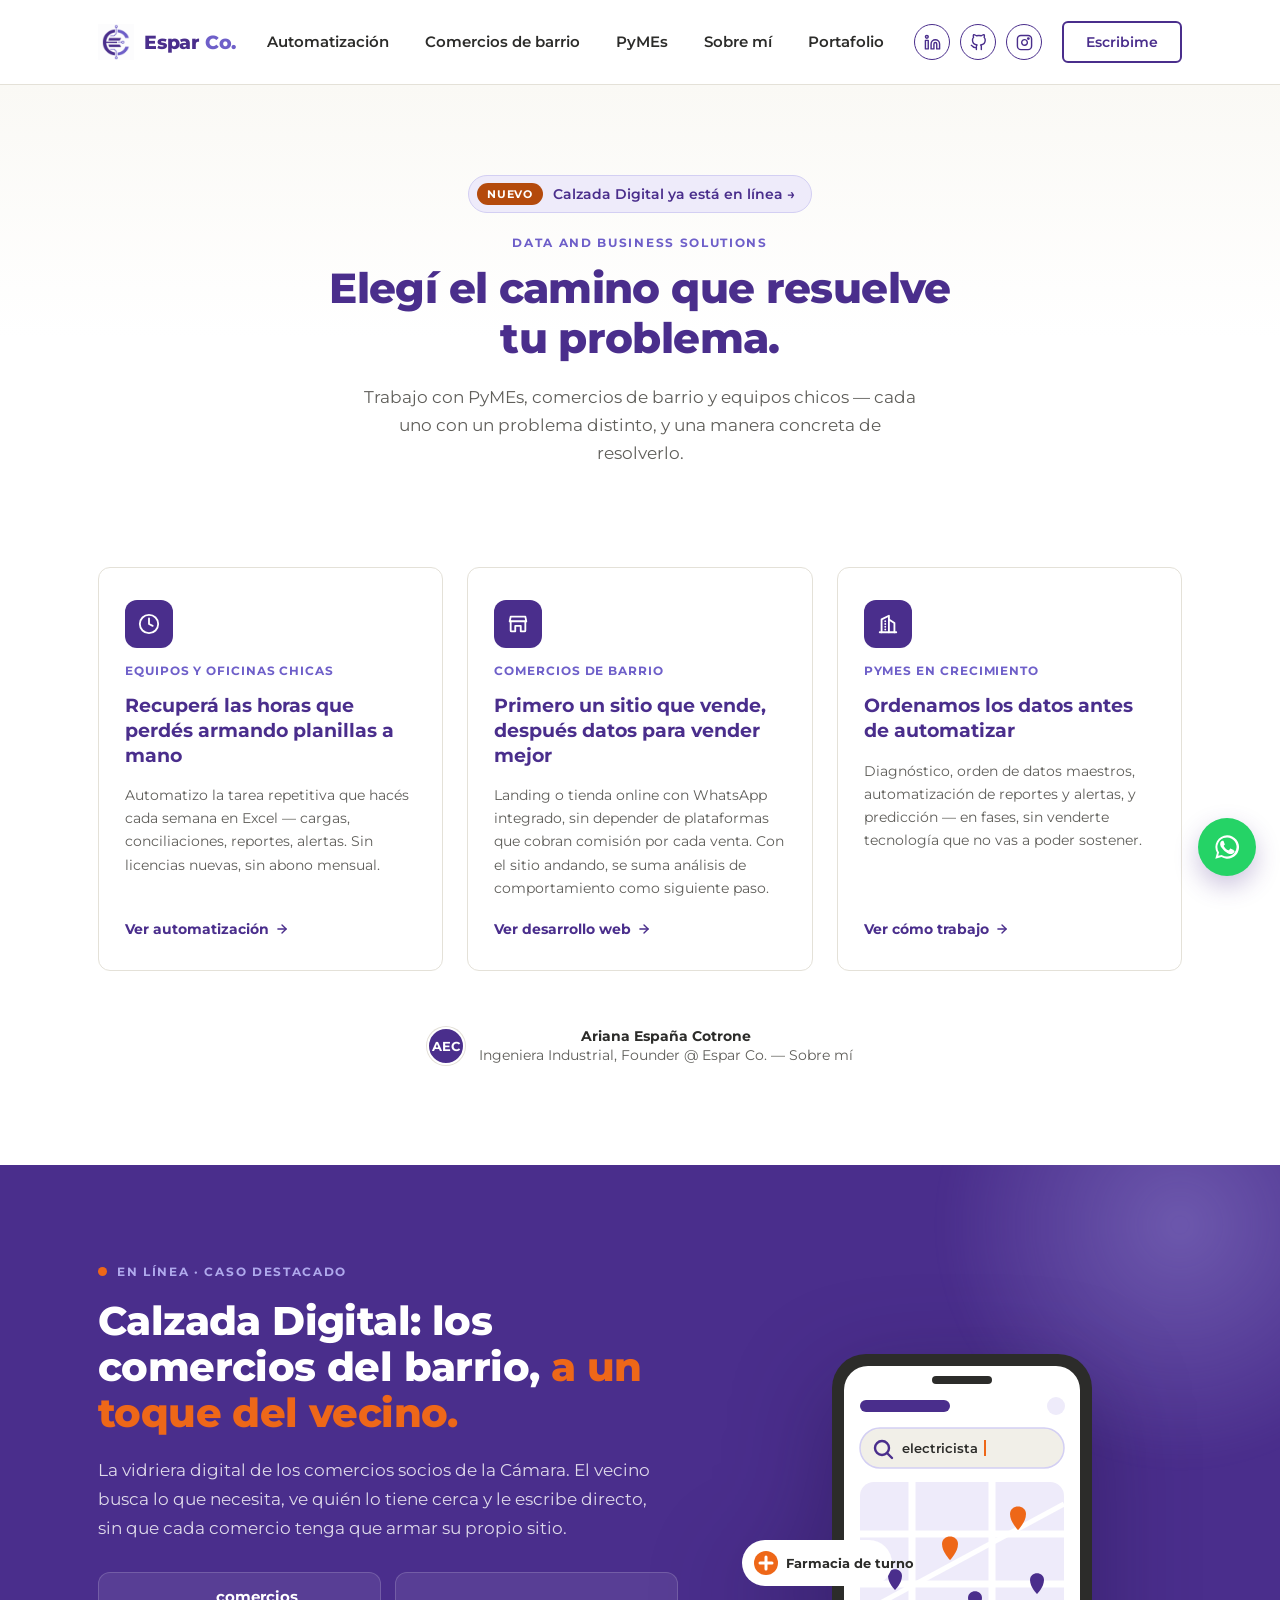
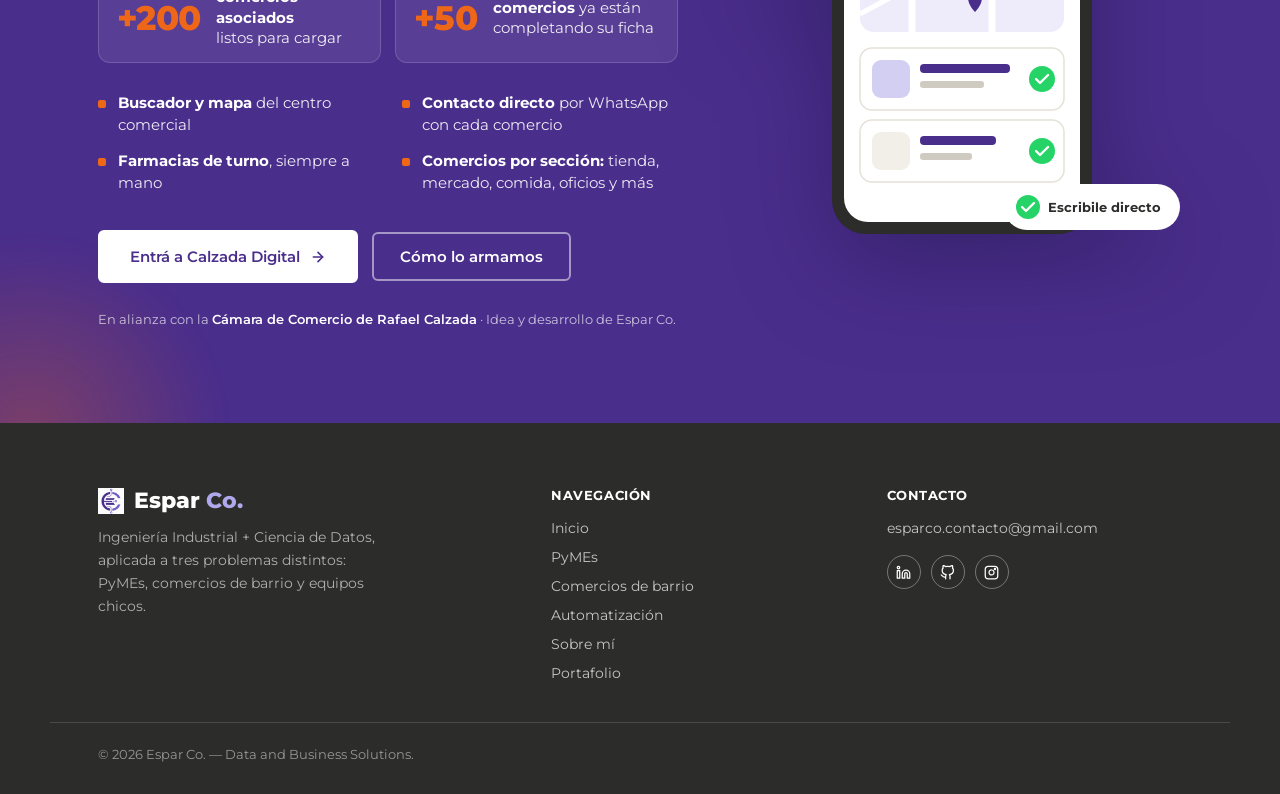
<file: index.html>
<!doctype html>
<html lang="es-AR">
<head>
<meta charset="utf-8">
<meta name="viewport" content="width=device-width, initial-scale=1">
<title>Espar Co. — Data and Business Solutions</title>
<meta name="description" content="Espar Co.: ordeno datos y automatizo procesos para PyMEs, doy presencia digital a comercios de barrio, y automatizo tareas repetitivas para equipos y oficinas chicas.">

<link rel="icon" type="image/png" href="assets/img/favicon.png">
<link rel="preconnect" href="https://fonts.googleapis.com">
<link rel="preconnect" href="https://fonts.gstatic.com" crossorigin>
<link href="https://fonts.googleapis.com/css2?family=Montserrat:wght@400;500;600;700;800&display=swap" rel="stylesheet">
<link rel="stylesheet" href="assets/css/style.css">

</head>
<body id="top">

<header class="site-header">
  <div class="container">
    <a class="logo-link" href="/" aria-label="Espar Co. — inicio">
      <img src="assets/img/logo-icon.png" alt="">
      <span class="logo-wordmark">Espar <em>Co.</em></span>
    </a>

    <nav class="main-nav" aria-label="Navegación principal">
      <a class="nav-link" href="automatizaciones/">Automatización</a>
      <a class="nav-link" href="comercios/">Comercios de barrio</a>
      <a class="nav-link" href="pymes/">PyMEs</a>
      <a class="nav-link" href="sobre-mi/">Sobre mí</a>
      <a class="nav-link" href="proyectos/">Portafolio</a>
    </nav>

    <div class="header-actions">
      <div class="social-icons">
        <a class="icon-btn" href="https://www.linkedin.com/in/arianaecotrone/" target="_blank" rel="noopener" aria-label="LinkedIn">
          <svg viewBox="0 0 24 24" fill="none" stroke="currentColor" stroke-width="2" stroke-linecap="round" stroke-linejoin="round"><path d="M16 8a6 6 0 0 1 6 6v7h-4v-7a2 2 0 0 0-4 0v7h-4v-7a6 6 0 0 1 6-6z"></path><rect x="2" y="9" width="4" height="12"></rect><circle cx="4" cy="4" r="2"></circle></svg>
        </a>
        <a class="icon-btn" href="https://github.com/arianacotrone" target="_blank" rel="noopener" aria-label="GitHub">
          <svg viewBox="0 0 24 24" fill="none" stroke="currentColor" stroke-width="2" stroke-linecap="round" stroke-linejoin="round"><path d="M9 19c-5 1.5-5-2.5-7-3m14 6v-3.87a3.37 3.37 0 0 0-.94-2.61c3.14-.35 6.44-1.54 6.44-7A5.44 5.44 0 0 0 20 4.77 5.07 5.07 0 0 0 19.91 1S18.73.65 16 2.48a13.38 13.38 0 0 0-7 0C6.27.65 5.09 1 5.09 1A5.07 5.07 0 0 0 5 4.77a5.44 5.44 0 0 0-1.5 3.78c0 5.42 3.3 6.61 6.44 7A3.37 3.37 0 0 0 9 18.13V22"></path></svg>
        </a>
        <a class="icon-btn" href="https://www.instagram.com/esparco.data/" target="_blank" rel="noopener" aria-label="Instagram">
          <svg viewBox="0 0 24 24" fill="none" stroke="currentColor" stroke-width="2" stroke-linecap="round" stroke-linejoin="round"><rect x="2" y="2" width="20" height="20" rx="5" ry="5"></rect><path d="M16 11.37A4 4 0 1 1 12.63 8 4 4 0 0 1 16 11.37z"></path><circle cx="17.5" cy="6.5" r="1"></circle></svg>
        </a>
      </div>
      <a class="btn-outline btn-sm" href="https://wa.me/5491141889724?text=Hola%2C%20quiero%20hacer%20una%20consulta" target="_blank" rel="noopener">Escribime</a>
      <button class="nav-toggle" type="button" aria-label="Abrir menú" aria-expanded="false">
        <svg width="20" height="20" viewBox="0 0 24 24" fill="none" stroke="currentColor" stroke-width="2.2" stroke-linecap="round" stroke-linejoin="round"><line x1="3" y1="6" x2="21" y2="6"></line><line x1="3" y1="12" x2="21" y2="12"></line><line x1="3" y1="18" x2="21" y2="18"></line></svg>
      </button>
    </div>
  </div>
</header>

<main>

  <section class="hero-hub">
    <div class="container">
      <a class="hero-news" href="#calzada-digital"><span class="tag">Nuevo</span> Calzada Digital ya está en línea &rarr;</a>
      <span class="eyebrow">Data and Business Solutions</span>
      <h1>Elegí el camino que resuelve tu problema.</h1>
      <p class="lede">
        Trabajo con PyMEs, comercios de barrio y equipos chicos — cada uno con un problema distinto,
        y una manera concreta de resolverlo.
      </p>
    </div>
  </section>



  <section class="section-paths">
    <div class="container">
      <div class="path-grid">

        <a class="card path-card" href="automatizaciones/">
          <div class="badge-icon">
            <svg width="22" height="22" viewBox="0 0 24 24" fill="none" stroke="currentColor" stroke-width="2" stroke-linecap="round" stroke-linejoin="round"><circle cx="12" cy="12" r="10"></circle><polyline points="12 6 12 12 16 14"></polyline></svg>
          </div>
          <div class="path-eyebrow">Equipos y oficinas chicas</div>
          <h3>Recuperá las horas que perdés armando planillas a mano</h3>
          <p>Automatizo la tarea repetitiva que hacés cada semana en Excel — cargas, conciliaciones, reportes, alertas. Sin licencias nuevas, sin abono mensual.</p>
          <span class="path-cta">Ver automatización
            <svg width="14" height="14" viewBox="0 0 24 24" fill="none" stroke="currentColor" stroke-width="2.4" stroke-linecap="round" stroke-linejoin="round"><line x1="5" y1="12" x2="19" y2="12"></line><polyline points="12 5 19 12 12 19"></polyline></svg>
          </span>
        </a>

        <a class="card path-card" href="comercios/">
          <div class="badge-icon">
            <svg width="22" height="22" viewBox="0 0 24 24" fill="none" stroke="currentColor" stroke-width="2" stroke-linecap="round" stroke-linejoin="round"><path d="M3 9l1-5h16l1 5"></path><path d="M4 9v10a1 1 0 0 0 1 1h4v-6h6v6h4a1 1 0 0 0 1-1V9"></path><path d="M3 9h18"></path></svg>
          </div>
          <div class="path-eyebrow">Comercios de barrio</div>
          <h3>Primero un sitio que vende, después datos para vender mejor</h3>
          <p>Landing o tienda online con WhatsApp integrado, sin depender de plataformas que cobran comisión por cada venta. Con el sitio andando, se suma análisis de comportamiento como siguiente paso.</p>
          <span class="path-cta">Ver desarrollo web
            <svg width="14" height="14" viewBox="0 0 24 24" fill="none" stroke="currentColor" stroke-width="2.4" stroke-linecap="round" stroke-linejoin="round"><line x1="5" y1="12" x2="19" y2="12"></line><polyline points="12 5 19 12 12 19"></polyline></svg>
          </span>
        </a>

        <a class="card path-card" href="pymes/">
          <div class="badge-icon">
            <svg width="22" height="22" viewBox="0 0 24 24" fill="none" stroke="currentColor" stroke-width="2" stroke-linecap="round" stroke-linejoin="round"><path d="M3 21h18"></path><path d="M5 21V7l8-4v18"></path><path d="M19 21V11l-6-4"></path><path d="M9 9v.01"></path><path d="M9 12v.01"></path><path d="M9 15v.01"></path><path d="M9 18v.01"></path></svg>
          </div>
          <div class="path-eyebrow">PyMEs en crecimiento</div>
          <h3>Ordenamos los datos antes de automatizar</h3>
          <p>Diagnóstico, orden de datos maestros, automatización de reportes y alertas, y predicción — en fases, sin venderte tecnología que no vas a poder sostener.</p>
          <span class="path-cta">Ver cómo trabajo
            <svg width="14" height="14" viewBox="0 0 24 24" fill="none" stroke="currentColor" stroke-width="2.4" stroke-linecap="round" stroke-linejoin="round"><line x1="5" y1="12" x2="19" y2="12"></line><polyline points="12 5 19 12 12 19"></polyline></svg>
          </span>
        </a>

      </div>

      <div style="text-align:center;margin-top:56px;">
        <a href="sobre-mi/" style="display:inline-flex;align-items:center;gap:14px;text-decoration:none;">
          <span class="avatar-badge">AEC</span>
          <span class="hero-byline-text"><strong>Ariana España Cotrone</strong><br>Ingeniera Industrial, Founder @ Espar Co. — Sobre mí</span>
        </a>
      </div>
    </div>
  </section>

  <!-- ===== Calzada Digital: caso destacado (mismo bloque en home y en /comercios) ===== -->
  <section class="section-calzada" id="calzada-digital">
    <div class="container calzada-grid">
      <div class="calzada-copy">
        <span class="calzada-tag"><span class="live-dot" aria-hidden="true"></span>En línea · Caso destacado</span>
        <h2>Calzada Digital: los comercios del barrio, <em>a un toque del vecino.</em></h2>
        <p class="calzada-lede">La vidriera digital de los comercios socios de la Cámara. El vecino busca lo que necesita, ve quién lo tiene cerca y le escribe directo, sin que cada comercio tenga que armar su propio sitio.</p>
        <div class="calzada-stats">
          <div class="calzada-stat">
            <span class="calzada-stat-num">+200</span>
            <span class="calzada-stat-label"><strong>comercios asociados</strong><br>listos para cargar</span>
          </div>
          <div class="calzada-stat">
            <span class="calzada-stat-num">+50</span>
            <span class="calzada-stat-label"><strong>comercios</strong> ya están<br>completando su ficha</span>
          </div>
        </div>
        <ul class="calzada-features">
          <li><span><strong>Buscador y mapa</strong> del centro comercial</span></li>
          <li><span><strong>Contacto directo</strong> por WhatsApp con cada comercio</span></li>
          <li><span><strong>Farmacias de turno</strong>, siempre a mano</span></li>
          <li><span><strong>Comercios por sección:</strong> tienda, mercado, comida, oficios y más</span></li>
        </ul>
        <div class="calzada-ctas">
          <a class="btn-light" href="https://calzadadigital.com.ar" target="_blank" rel="noopener">Entrá a Calzada Digital <svg width="16" height="16" viewBox="0 0 24 24" fill="none" stroke="currentColor" stroke-width="2.4" stroke-linecap="round" stroke-linejoin="round"><line x1="5" y1="12" x2="19" y2="12"></line><polyline points="12 5 19 12 12 19"></polyline></svg></a>
          <a class="btn-ghost-light" href="comercios/#calzada-digital">Cómo lo armamos</a>
        </div>
        <p class="calzada-credit">En alianza con la <strong>Cámara de Comercio de Rafael Calzada</strong> · Idea y desarrollo de Espar Co.</p>
      </div>
      <div class="calzada-visual">
        <svg viewBox="0 0 440 500" xmlns="http://www.w3.org/2000/svg" role="img" aria-label="Ilustración: el vecino busca en Calzada Digital y ve los comercios en el mapa">
            <!-- celular -->
            <rect x="90" y="10" width="260" height="480" rx="34" fill="#2C2C2A"></rect>
            <rect x="102" y="22" width="236" height="456" rx="24" fill="#FFFFFF"></rect>
            <rect x="190" y="32" width="60" height="8" rx="4" fill="#2C2C2A"></rect>
            <!-- barra superior -->
            <rect x="118" y="56" width="90" height="12" rx="6" fill="#4A2E8C"></rect>
            <circle cx="314" cy="62" r="9" fill="#EEEBFA"></circle>
            <!-- buscador -->
            <rect x="118" y="84" width="204" height="40" rx="20" fill="#F1EFE8" stroke="#D3CFF3" stroke-width="1.5"></rect>
            <circle cx="140" cy="104" r="7" fill="none" stroke="#4A2E8C" stroke-width="2.4"></circle>
            <line x1="145" y1="109" x2="150" y2="114" stroke="#4A2E8C" stroke-width="2.4" stroke-linecap="round"></line>
            <text x="160" y="109" font-family="Montserrat, sans-serif" font-size="13" font-weight="600" fill="#2C2C2A">electricista</text>
            <rect x="242" y="96" width="2" height="16" fill="#EE6718"></rect>
            <!-- mapa -->
            <rect x="118" y="138" width="204" height="150" rx="14" fill="#EEEBFA"></rect>
            <path d="M118 190 H322 M118 240 H322 M170 138 V288 M250 138 V288" stroke="#FFFFFF" stroke-width="7"></path>
            <path d="M118 270 L322 160" stroke="#FFFFFF" stroke-width="5"></path>
            <g fill="#EE6718">
              <path d="M200 200 c0-10 16-10 16 0 c0 8-8 16-8 16 s-8-8-8-16z"></path>
              <path d="M268 170 c0-10 16-10 16 0 c0 8-8 16-8 16 s-8-8-8-16z"></path>
            </g>
            <g fill="#4A2E8C">
              <path d="M146 232 c0-9 14-9 14 0 c0 7-7 14-7 14 s-7-7-7-14z"></path>
              <path d="M288 236 c0-9 14-9 14 0 c0 7-7 14-7 14 s-7-7-7-14z"></path>
              <path d="M226 254 c0-9 14-9 14 0 c0 7-7 14-7 14 s-7-7-7-14z"></path>
            </g>
            <!-- resultados -->
            <g>
              <rect x="118" y="304" width="204" height="62" rx="12" fill="#FFFFFF" stroke="#E4E1D8" stroke-width="1.5"></rect>
              <rect x="130" y="316" width="38" height="38" rx="9" fill="#D3CFF3"></rect>
              <rect x="178" y="320" width="90" height="9" rx="4" fill="#4A2E8C"></rect>
              <rect x="178" y="337" width="64" height="7" rx="3" fill="#CFCBC0"></rect>
              <circle cx="300" cy="335" r="13" fill="#25D366"></circle>
              <path d="M294 335 l4 4 l8 -8" fill="none" stroke="#FFFFFF" stroke-width="2.4" stroke-linecap="round" stroke-linejoin="round"></path>
            </g>
            <g>
              <rect x="118" y="376" width="204" height="62" rx="12" fill="#FFFFFF" stroke="#E4E1D8" stroke-width="1.5"></rect>
              <rect x="130" y="388" width="38" height="38" rx="9" fill="#F1EFE8"></rect>
              <rect x="178" y="392" width="76" height="9" rx="4" fill="#4A2E8C"></rect>
              <rect x="178" y="409" width="52" height="7" rx="3" fill="#CFCBC0"></rect>
              <circle cx="300" cy="407" r="13" fill="#25D366"></circle>
              <path d="M294 407 l4 4 l8 -8" fill="none" stroke="#FFFFFF" stroke-width="2.4" stroke-linecap="round" stroke-linejoin="round"></path>
            </g>
            <!-- chip flotante: farmacia de turno -->
            <g>
              <rect x="0" y="196" width="150" height="46" rx="23" fill="#FFFFFF"></rect>
              <circle cx="24" cy="219" r="12" fill="#EE6718"></circle>
              <path d="M24 213 v12 M18 219 h12" stroke="#FFFFFF" stroke-width="3" stroke-linecap="round"></path>
              <text x="44" y="224" font-family="Montserrat, sans-serif" font-size="12.5" font-weight="700" fill="#2C2C2A">Farmacia de turno</text>
            </g>
            <!-- chip flotante: whatsapp directo -->
            <g>
              <rect x="262" y="440" width="176" height="46" rx="23" fill="#FFFFFF"></rect>
              <circle cx="286" cy="463" r="12" fill="#25D366"></circle>
              <path d="M280 463 l4 4 l8 -8" fill="none" stroke="#FFFFFF" stroke-width="2.4" stroke-linecap="round" stroke-linejoin="round"></path>
              <text x="306" y="468" font-family="Montserrat, sans-serif" font-size="12.5" font-weight="700" fill="#2C2C2A">Escribile directo</text>
            </g>
          </svg>
      </div>
    </div>
  </section>

</main>

<footer class="site-footer">
  <div class="container footer-grid">
    <div>
      <a class="footer-brand-link" href="/" aria-label="Volver arriba">
        <img src="assets/img/logo-icon.png" alt="" class="footer-brand-icon">
        <span class="footer-brand">Espar <span>Co.</span></span>
      </a>
      <p class="footer-tagline">
        Ingeniería Industrial + Ciencia de Datos, aplicada a tres problemas distintos: PyMEs, comercios de barrio y equipos chicos.
      </p>
    </div>
    <div>
      <div class="footer-col-title">Navegación</div>
      <div class="footer-links">
        <a href="/">Inicio</a>
        <a href="pymes/">PyMEs</a>
        <a href="comercios/">Comercios de barrio</a>
        <a href="automatizaciones/">Automatización</a>
        <a href="sobre-mi/">Sobre mí</a>
        <a href="proyectos/">Portafolio</a>
      </div>
    </div>
    <div>
      <div class="footer-col-title">Contacto</div>
      <p class="footer-contact-email">esparco.contacto@gmail.com</p>
      <div class="footer-social">
        <a href="https://www.linkedin.com/in/arianaecotrone/" target="_blank" rel="noopener" aria-label="LinkedIn">
          <svg viewBox="0 0 24 24" fill="none" stroke="currentColor" stroke-width="2" stroke-linecap="round" stroke-linejoin="round"><path d="M16 8a6 6 0 0 1 6 6v7h-4v-7a2 2 0 0 0-4 0v7h-4v-7a6 6 0 0 1 6-6z"></path><rect x="2" y="9" width="4" height="12"></rect><circle cx="4" cy="4" r="2"></circle></svg>
        </a>
        <a href="https://github.com/arianacotrone" target="_blank" rel="noopener" aria-label="GitHub">
          <svg viewBox="0 0 24 24" fill="none" stroke="currentColor" stroke-width="2" stroke-linecap="round" stroke-linejoin="round"><path d="M9 19c-5 1.5-5-2.5-7-3m14 6v-3.87a3.37 3.37 0 0 0-.94-2.61c3.14-.35 6.44-1.54 6.44-7A5.44 5.44 0 0 0 20 4.77 5.07 5.07 0 0 0 19.91 1S18.73.65 16 2.48a13.38 13.38 0 0 0-7 0C6.27.65 5.09 1 5.09 1A5.07 5.07 0 0 0 5 4.77a5.44 5.44 0 0 0-1.5 3.78c0 5.42 3.3 6.61 6.44 7A3.37 3.37 0 0 0 9 18.13V22"></path></svg>
        </a>
        <a href="https://www.instagram.com/esparco.data/" target="_blank" rel="noopener" aria-label="Instagram">
          <svg viewBox="0 0 24 24" fill="none" stroke="currentColor" stroke-width="2" stroke-linecap="round" stroke-linejoin="round"><rect x="2" y="2" width="20" height="20" rx="5" ry="5"></rect><path d="M16 11.37A4 4 0 1 1 12.63 8 4 4 0 0 1 16 11.37z"></path><circle cx="17.5" cy="6.5" r="1"></circle></svg>
        </a>
      </div>
    </div>
  </div>
  <div class="container footer-bottom">
    <p>© 2026 Espar Co. — Data and Business Solutions.</p>
  </div>
</footer>

<a class="fab-whatsapp" href="https://wa.me/5491141889724?text=Hola%2C%20quiero%20hacer%20una%20consulta" target="_blank" rel="noopener" aria-label="Escribinos por WhatsApp">
  <span class="fab-whatsapp-icon-wrap">
    <svg class="fab-whatsapp-icon" viewBox="0 0 24 24" fill="#fff"><path d="M17.5 14.4c-.3-.2-1.8-.9-2.1-1s-.5-.1-.7.1-.8 1-.9 1.2-.3.2-.6.1a7.9 7.9 0 0 1-2.3-1.4 8.6 8.6 0 0 1-1.6-2c-.2-.3 0-.5.1-.6l.4-.5.3-.4a.5.5 0 0 0 0-.5c-.1-.1-.7-1.6-.9-2.2s-.5-.5-.7-.5h-.6a1.1 1.1 0 0 0-.8.4 3.4 3.4 0 0 0-1 2.5 6 6 0 0 0 1.3 3.1 13.6 13.6 0 0 0 5.2 4.6c.7.3 1.3.5 1.7.6a4.1 4.1 0 0 0 1.9.1 3.1 3.1 0 0 0 2-1.4 2.5 2.5 0 0 0 .2-1.4c-.1-.1-.3-.2-.6-.3z"/><path d="M12 2a10 10 0 0 0-8.6 15L2 22l5.2-1.4A10 10 0 1 0 12 2zm0 18.2a8.2 8.2 0 0 1-4.2-1.2l-.3-.2-3.1.8.8-3-.2-.3a8.2 8.2 0 1 1 7 3.9z"/></svg>
  </span>
  <span class="fab-whatsapp-label">Escribinos por WhatsApp</span>
</a>

<script src="assets/js/main.js"></script>
<script src="assets/js/contacto.js"></script>

</body>
</html>
</file>
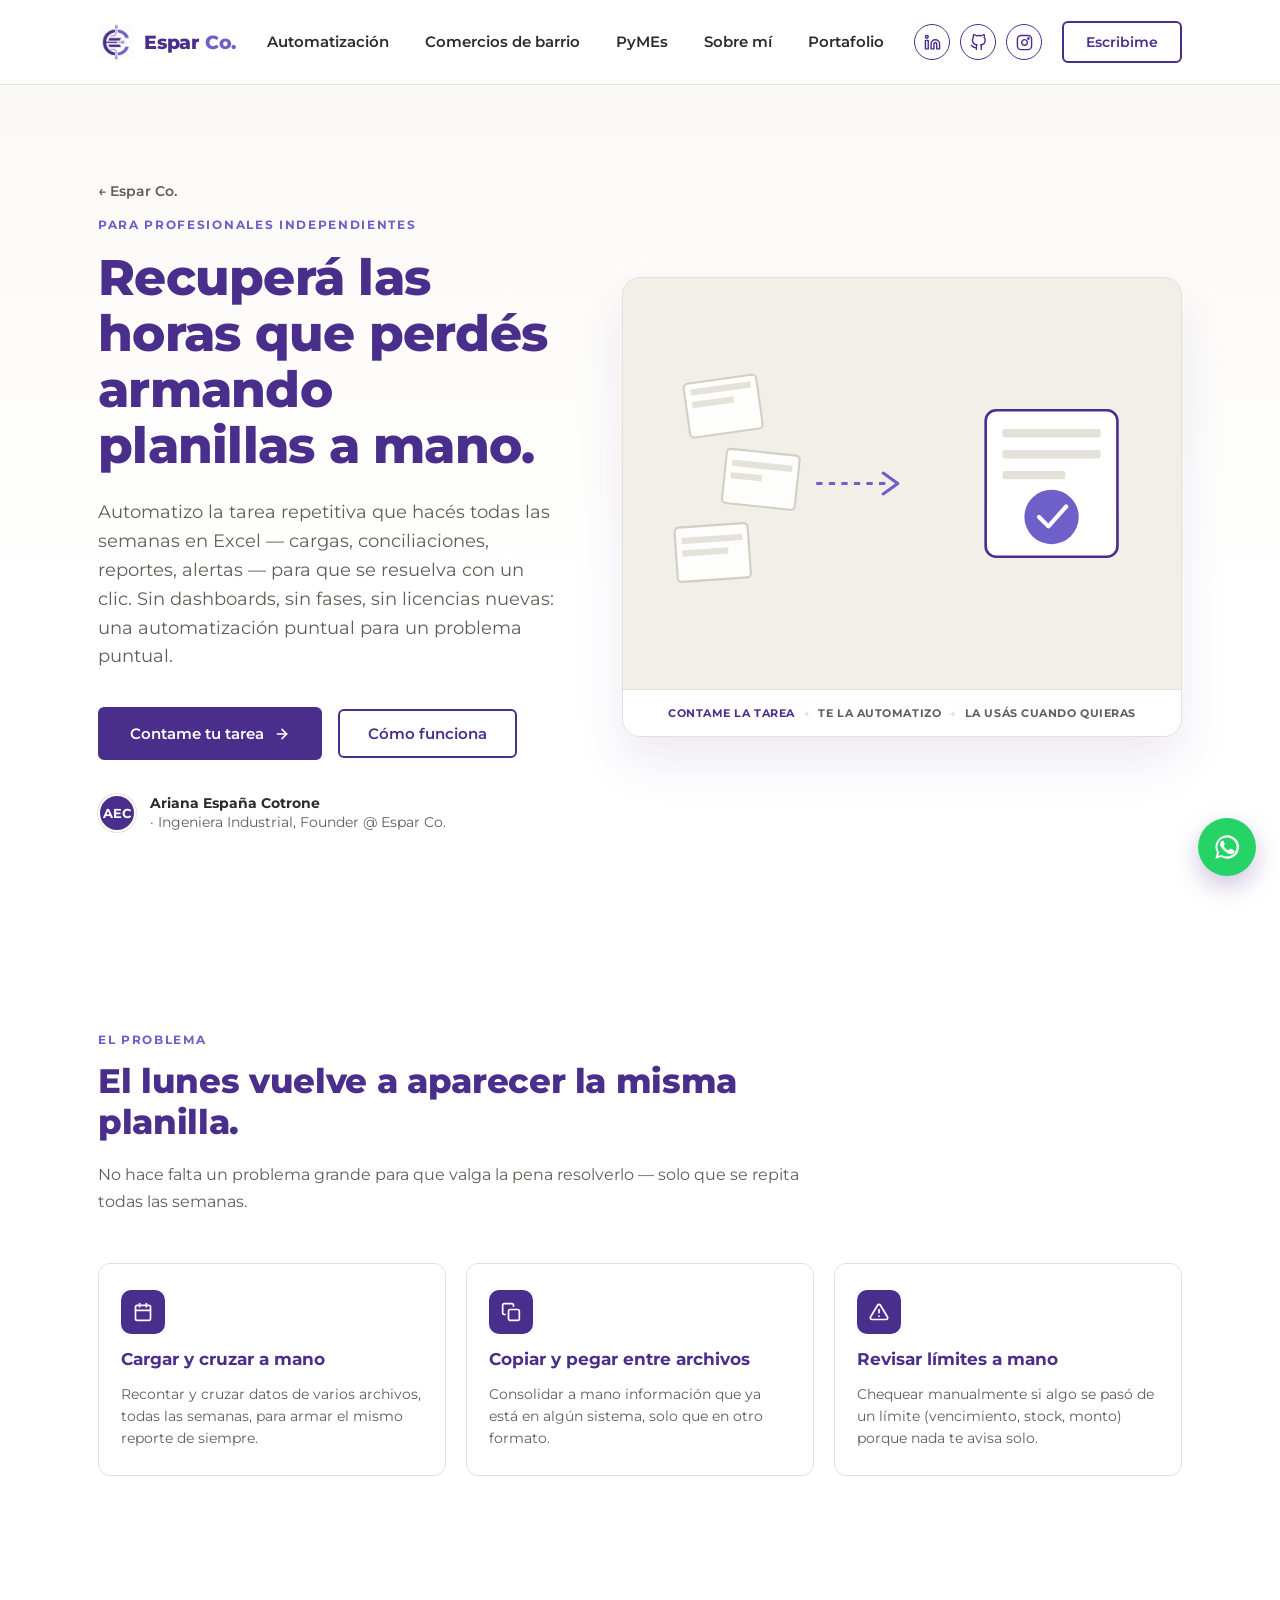
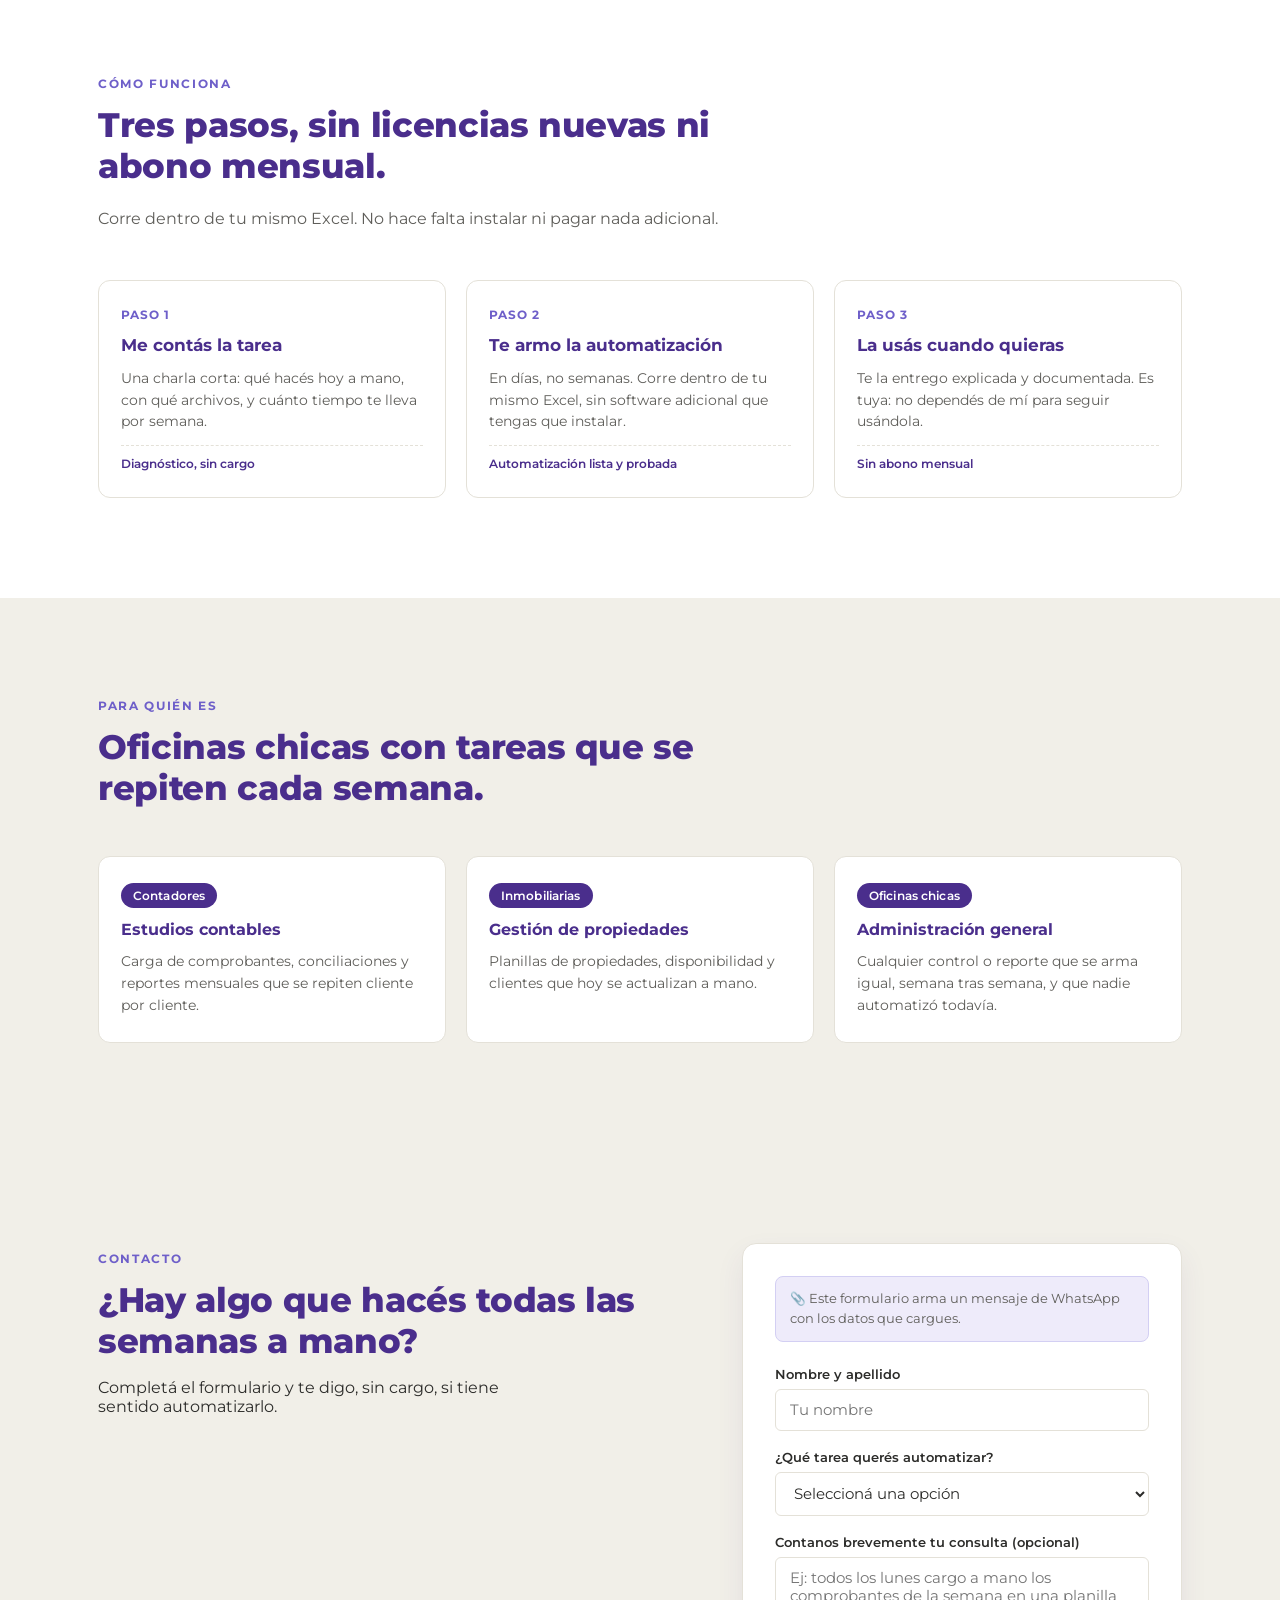
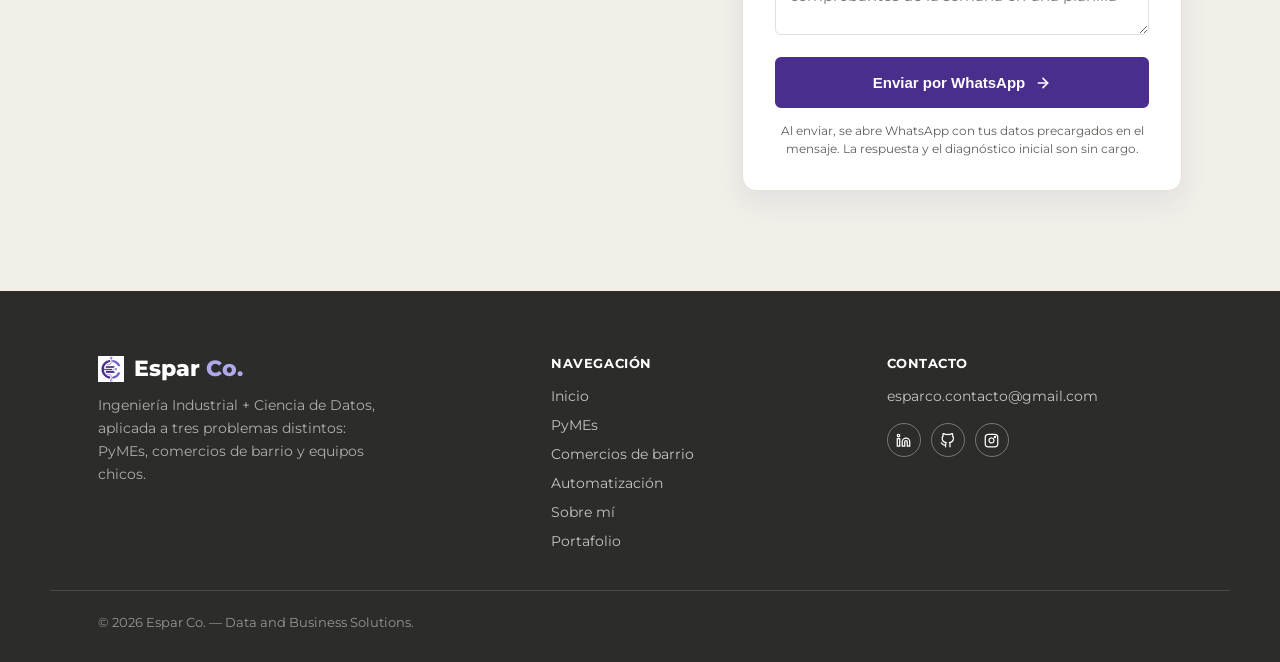
<file: automatizaciones/index.html>
<!doctype html>
<html lang="es-AR">
<head>
<meta charset="utf-8">
<meta name="viewport" content="width=device-width, initial-scale=1">
<title>Automatización de tareas en Excel — Espar Co.</title>
<meta name="description" content="Espar Co.: automatización puntual de tareas repetitivas en Excel para contadores, inmobiliarias y oficinas administrativas chicas. Sin licencias nuevas, sin abono mensual.">

<link rel="icon" type="image/png" href="../assets/img/favicon.png">
<link rel="preconnect" href="https://fonts.googleapis.com">
<link rel="preconnect" href="https://fonts.gstatic.com" crossorigin>
<link href="https://fonts.googleapis.com/css2?family=Montserrat:wght@400;500;600;700;800&display=swap" rel="stylesheet">
<link rel="stylesheet" href="../assets/css/style.css">

</head>
<body id="top">

<header class="site-header">
  <div class="container">
    <a class="logo-link" href="../" aria-label="Espar Co. — inicio">
      <img src="../assets/img/logo-icon.png" alt="">
      <span class="logo-wordmark">Espar <em>Co.</em></span>
    </a>

    <nav class="main-nav" aria-label="Navegación principal">
      <a class="nav-link" href="../automatizaciones/">Automatización</a>
      <a class="nav-link" href="../comercios/">Comercios de barrio</a>
      <a class="nav-link" href="../pymes/">PyMEs</a>
      <a class="nav-link" href="../sobre-mi/">Sobre mí</a>
      <a class="nav-link" href="../proyectos/">Portafolio</a>
    </nav>

    <div class="header-actions">
      <div class="social-icons">
        <a class="icon-btn" href="https://www.linkedin.com/in/arianaecotrone/" target="_blank" rel="noopener" aria-label="LinkedIn">
          <svg viewBox="0 0 24 24" fill="none" stroke="currentColor" stroke-width="2" stroke-linecap="round" stroke-linejoin="round"><path d="M16 8a6 6 0 0 1 6 6v7h-4v-7a2 2 0 0 0-4 0v7h-4v-7a6 6 0 0 1 6-6z"></path><rect x="2" y="9" width="4" height="12"></rect><circle cx="4" cy="4" r="2"></circle></svg>
        </a>
        <a class="icon-btn" href="https://github.com/arianacotrone" target="_blank" rel="noopener" aria-label="GitHub">
          <svg viewBox="0 0 24 24" fill="none" stroke="currentColor" stroke-width="2" stroke-linecap="round" stroke-linejoin="round"><path d="M9 19c-5 1.5-5-2.5-7-3m14 6v-3.87a3.37 3.37 0 0 0-.94-2.61c3.14-.35 6.44-1.54 6.44-7A5.44 5.44 0 0 0 20 4.77 5.07 5.07 0 0 0 19.91 1S18.73.65 16 2.48a13.38 13.38 0 0 0-7 0C6.27.65 5.09 1 5.09 1A5.07 5.07 0 0 0 5 4.77a5.44 5.44 0 0 0-1.5 3.78c0 5.42 3.3 6.61 6.44 7A3.37 3.37 0 0 0 9 18.13V22"></path></svg>
        </a>
        <a class="icon-btn" href="https://www.instagram.com/esparco.data/" target="_blank" rel="noopener" aria-label="Instagram">
          <svg viewBox="0 0 24 24" fill="none" stroke="currentColor" stroke-width="2" stroke-linecap="round" stroke-linejoin="round"><rect x="2" y="2" width="20" height="20" rx="5" ry="5"></rect><path d="M16 11.37A4 4 0 1 1 12.63 8 4 4 0 0 1 16 11.37z"></path><circle cx="17.5" cy="6.5" r="1"></circle></svg>
        </a>
      </div>
      <a class="btn-outline btn-sm" href="https://wa.me/5491141889724?text=Hola%2C%20quiero%20hacer%20una%20consulta" target="_blank" rel="noopener">Escribime</a>
      <button class="nav-toggle" type="button" aria-label="Abrir menú" aria-expanded="false">
        <svg width="20" height="20" viewBox="0 0 24 24" fill="none" stroke="currentColor" stroke-width="2.2" stroke-linecap="round" stroke-linejoin="round"><line x1="3" y1="6" x2="21" y2="6"></line><line x1="3" y1="12" x2="21" y2="12"></line><line x1="3" y1="18" x2="21" y2="18"></line></svg>
      </button>
    </div>
  </div>
</header>

<main>

  <section class="hero">
    <div class="container">
      <div>
        <a class="back-link" href="../">&larr; Espar Co.</a>
        <div class="eyebrow">Para profesionales independientes</div>
        <h1>Recuperá las horas que perdés armando planillas a mano.</h1>
        <p class="lede">
          Automatizo la tarea repetitiva que hacés todas las semanas en Excel — cargas, conciliaciones, reportes,
          alertas — para que se resuelva con un clic. Sin dashboards, sin fases, sin licencias nuevas: una
          automatización puntual para un problema puntual.
        </p>
        <div class="hero-ctas">
          <a class="btn-primary" href="#contacto">Contame tu tarea
            <svg width="16" height="16" viewBox="0 0 24 24" fill="none" stroke="currentColor" stroke-width="2.4" stroke-linecap="round" stroke-linejoin="round"><line x1="5" y1="12" x2="19" y2="12"></line><polyline points="12 5 19 12 12 19"></polyline></svg>
          </a>
          <a class="btn-outline" href="#como-funciona">Cómo funciona</a>
        </div>
        <div class="hero-byline">
          <a href="../sobre-mi/"><span class="avatar-badge">AEC</span></a>
          <div class="hero-byline-text">
            <a href="../sobre-mi/"><strong>Ariana España Cotrone</strong></a><br> · Ingeniera Industrial, Founder @ Espar Co.
          </div>
        </div>
      </div>

      <div class="hero-panel">
        <div class="hero-panel-figure">
          <svg viewBox="0 0 480 320" xmlns="http://www.w3.org/2000/svg" role="img" aria-label="De planillas sueltas a una automatización de un clic">
            <g opacity="0.9">
              <rect x="34" y="60" width="70" height="52" rx="4" fill="#FFFFFF" stroke="#CFCBC0" stroke-width="2" transform="rotate(-8 69 86)"></rect>
              <rect x="40" y="66" width="58" height="6" fill="#E4E1D8" transform="rotate(-8 69 86)"></rect>
              <rect x="40" y="78" width="40" height="6" fill="#E4E1D8" transform="rotate(-8 69 86)"></rect>
              <rect x="70" y="130" width="70" height="52" rx="4" fill="#FFFFFF" stroke="#CFCBC0" stroke-width="2" transform="rotate(6 105 156)"></rect>
              <rect x="76" y="140" width="58" height="6" fill="#E4E1D8" transform="rotate(6 105 156)"></rect>
              <rect x="76" y="152" width="30" height="6" fill="#E4E1D8" transform="rotate(6 105 156)"></rect>
              <rect x="24" y="200" width="70" height="52" rx="4" fill="#FFFFFF" stroke="#CFCBC0" stroke-width="2" transform="rotate(-4 59 226)"></rect>
              <rect x="30" y="210" width="58" height="6" fill="#E4E1D8" transform="rotate(-4 59 226)"></rect>
              <rect x="30" y="222" width="44" height="6" fill="#E4E1D8" transform="rotate(-4 59 226)"></rect>
            </g>
            <path d="M158 160 H 230" stroke="#6E5FC9" stroke-width="3" stroke-dasharray="6 6"></path>
            <path d="M222 150 L 236 160 L 222 170" fill="none" stroke="#6E5FC9" stroke-width="3" stroke-linecap="round" stroke-linejoin="round"></path>
            <rect x="320" y="90" width="126" height="140" rx="10" fill="#FFFFFF" stroke="#4A2E8C" stroke-width="2.5"></rect>
            <rect x="336" y="108" width="94" height="8" rx="2" fill="#E4E1D8"></rect>
            <rect x="336" y="128" width="94" height="8" rx="2" fill="#E4E1D8"></rect>
            <rect x="336" y="148" width="60" height="8" rx="2" fill="#E4E1D8"></rect>
            <circle cx="383" cy="192" r="26" fill="#6E5FC9"></circle>
            <path d="M371 192 L 380 201 L 397 182" fill="none" stroke="#FFFFFF" stroke-width="4" stroke-linecap="round" stroke-linejoin="round"></path>
          </svg>
        </div>
        <div class="hero-panel-strip">
          <span class="is-current">Contame la tarea</span><span class="sep">→</span>
          <span>Te la automatizo</span><span class="sep">→</span>
          <span>La usás cuando quieras</span>
        </div>
      </div>
    </div>
  </section>

  <section class="section-problem" id="problema">
    <div class="container">
      <div class="section-top">
        <div class="eyebrow" style="margin-bottom:14px;">El problema</div>
        <h2 class="section-heading">El lunes vuelve a aparecer la misma planilla.</h2>
        <p>No hace falta un problema grande para que valga la pena resolverlo — solo que se repita todas las semanas.</p>
      </div>
      <div class="problem-grid">
        <article class="card problem-card">
          <div class="badge-icon">
            <svg width="20" height="20" viewBox="0 0 24 24" fill="none" stroke="currentColor" stroke-width="2" stroke-linecap="round" stroke-linejoin="round"><rect x="3" y="4" width="18" height="18" rx="2"></rect><line x1="16" y1="2" x2="16" y2="6"></line><line x1="8" y1="2" x2="8" y2="6"></line><line x1="3" y1="10" x2="21" y2="10"></line></svg>
          </div>
          <h3>Cargar y cruzar a mano</h3>
          <p>Recontar y cruzar datos de varios archivos, todas las semanas, para armar el mismo reporte de siempre.</p>
        </article>
        <article class="card problem-card">
          <div class="badge-icon">
            <svg width="20" height="20" viewBox="0 0 24 24" fill="none" stroke="currentColor" stroke-width="2" stroke-linecap="round" stroke-linejoin="round"><rect x="9" y="9" width="13" height="13" rx="2"></rect><path d="M5 15H4a2 2 0 0 1-2-2V4a2 2 0 0 1 2-2h9a2 2 0 0 1 2 2v1"></path></svg>
          </div>
          <h3>Copiar y pegar entre archivos</h3>
          <p>Consolidar a mano información que ya está en algún sistema, solo que en otro formato.</p>
        </article>
        <article class="card problem-card">
          <div class="badge-icon">
            <svg width="20" height="20" viewBox="0 0 24 24" fill="none" stroke="currentColor" stroke-width="2" stroke-linecap="round" stroke-linejoin="round"><path d="M10.29 3.86L1.82 18a2 2 0 0 0 1.71 3h16.94a2 2 0 0 0 1.71-3L13.71 3.86a2 2 0 0 0-3.42 0z"></path><line x1="12" y1="9" x2="12" y2="13"></line><line x1="12" y1="17" x2="12.01" y2="17"></line></svg>
          </div>
          <h3>Revisar límites a mano</h3>
          <p>Chequear manualmente si algo se pasó de un límite (vencimiento, stock, monto) porque nada te avisa solo.</p>
        </article>
      </div>
    </div>
  </section>

  <section class="section-services" id="como-funciona">
    <div class="container">
      <div class="section-top">
        <div class="eyebrow" style="margin-bottom:14px;">Cómo funciona</div>
        <h2 class="section-heading">Tres pasos, sin licencias nuevas ni abono mensual.</h2>
        <p>Corre dentro de tu mismo Excel. No hace falta instalar ni pagar nada adicional.</p>
      </div>
      <div class="phase-grid phase-grid-3">
        <article class="card phase-card">
          <div class="phase-num">Paso 1</div>
          <h3>Me contás la tarea</h3>
          <p>Una charla corta: qué hacés hoy a mano, con qué archivos, y cuánto tiempo te lleva por semana.</p>
          <div class="phase-deliverable">Diagnóstico, sin cargo</div>
        </article>
        <article class="card phase-card">
          <div class="phase-num">Paso 2</div>
          <h3>Te armo la automatización</h3>
          <p>En días, no semanas. Corre dentro de tu mismo Excel, sin software adicional que tengas que instalar.</p>
          <div class="phase-deliverable">Automatización lista y probada</div>
        </article>
        <article class="card phase-card">
          <div class="phase-num">Paso 3</div>
          <h3>La usás cuando quieras</h3>
          <p>Te la entrego explicada y documentada. Es tuya: no dependés de mí para seguir usándola.</p>
          <div class="phase-deliverable">Sin abono mensual</div>
        </article>
      </div>
    </div>
  </section>

  <section class="section-audience" id="para-quien">
    <div class="container">
      <div class="section-top">
        <div class="eyebrow" style="margin-bottom:14px;">Para quién es</div>
        <h2 class="section-heading">Oficinas chicas con tareas que se repiten cada semana.</h2>
      </div>
      <div class="audience-grid">
        <article class="card audience-card">
          <span class="pill pill-industry" style="align-self:flex-start;">Contadores</span>
          <h3>Estudios contables</h3>
          <p>Carga de comprobantes, conciliaciones y reportes mensuales que se repiten cliente por cliente.</p>
        </article>
        <article class="card audience-card">
          <span class="pill pill-industry" style="align-self:flex-start;">Inmobiliarias</span>
          <h3>Gestión de propiedades</h3>
          <p>Planillas de propiedades, disponibilidad y clientes que hoy se actualizan a mano.</p>
        </article>
        <article class="card audience-card">
          <span class="pill pill-industry" style="align-self:flex-start;">Oficinas chicas</span>
          <h3>Administración general</h3>
          <p>Cualquier control o reporte que se arma igual, semana tras semana, y que nadie automatizó todavía.</p>
        </article>
      </div>
    </div>
  </section>

  <section class="section-contact" id="contacto">
    <div class="container contact-grid">
      <div class="contact-intro">
        <div class="eyebrow" style="margin-bottom:14px;">Contacto</div>
        <h2 class="section-heading">¿Hay algo que hacés todas las semanas a mano?</h2>
        <p class="about-copy" style="max-width:420px;">Completá el formulario y te digo, sin cargo, si tiene sentido automatizarlo.</p>
      </div>
      <div class="form-card">
        <div class="form-note">📎 Este formulario arma un mensaje de WhatsApp con los datos que cargues.</div>
        <form id="contacto-form" data-intro="Hola, quiero automatizar una tarea en Excel.">
          <div class="field">
            <label for="nombre">Nombre y apellido</label>
            <input type="text" id="nombre" name="nombre" placeholder="Tu nombre" required>
          </div>
          <div class="field">
            <label for="area">¿Qué tarea querés automatizar?</label>
            <select id="area" name="area" required>
              <option value="">Seleccioná una opción</option>
              <option value="Carga o consolidación de datos">Carga o consolidación de datos</option>
              <option value="Conciliación de información">Conciliación de información</option>
              <option value="Armado de reportes periódicos">Armado de reportes periódicos</option>
              <option value="Alertas automáticas">Alertas automáticas</option>
              <option value="No estoy segura/o, quiero que me asesoren">No estoy segura/o, quiero que me asesoren</option>
            </select>
          </div>
          <div class="field">
            <label for="detalle">Contanos brevemente tu consulta (opcional)</label>
            <textarea id="detalle" name="detalle" rows="3" placeholder="Ej: todos los lunes cargo a mano los comprobantes de la semana en una planilla"></textarea>
          </div>
          <button type="submit" class="btn-primary" style="width:100%;justify-content:center;">Enviar por WhatsApp
            <svg width="16" height="16" viewBox="0 0 24 24" fill="none" stroke="currentColor" stroke-width="2.4" stroke-linecap="round" stroke-linejoin="round"><line x1="5" y1="12" x2="19" y2="12"></line><polyline points="12 5 19 12 12 19"></polyline></svg>
          </button>
          <div class="form-disclaimer">Al enviar, se abre WhatsApp con tus datos precargados en el mensaje. La respuesta y el diagnóstico inicial son sin cargo.</div>
        </form>
      </div>
    </div>
  </section>

</main>

<footer class="site-footer">
  <div class="container footer-grid">
    <div>
      <a class="footer-brand-link" href="../" aria-label="Volver arriba">
        <img src="../assets/img/logo-icon.png" alt="" class="footer-brand-icon">
        <span class="footer-brand">Espar <span>Co.</span></span>
      </a>
      <p class="footer-tagline">
        Ingeniería Industrial + Ciencia de Datos, aplicada a tres problemas distintos: PyMEs, comercios de barrio y equipos chicos.
      </p>
    </div>
    <div>
      <div class="footer-col-title">Navegación</div>
      <div class="footer-links">
        <a href="../">Inicio</a>
        <a href="../pymes/">PyMEs</a>
        <a href="../comercios/">Comercios de barrio</a>
        <a href="../automatizaciones/">Automatización</a>
        <a href="../sobre-mi/">Sobre mí</a>
        <a href="../proyectos/">Portafolio</a>
      </div>
    </div>
    <div>
      <div class="footer-col-title">Contacto</div>
      <p class="footer-contact-email">esparco.contacto@gmail.com</p>
      <div class="footer-social">
        <a href="https://www.linkedin.com/in/arianaecotrone/" target="_blank" rel="noopener" aria-label="LinkedIn">
          <svg viewBox="0 0 24 24" fill="none" stroke="currentColor" stroke-width="2" stroke-linecap="round" stroke-linejoin="round"><path d="M16 8a6 6 0 0 1 6 6v7h-4v-7a2 2 0 0 0-4 0v7h-4v-7a6 6 0 0 1 6-6z"></path><rect x="2" y="9" width="4" height="12"></rect><circle cx="4" cy="4" r="2"></circle></svg>
        </a>
        <a href="https://github.com/arianacotrone" target="_blank" rel="noopener" aria-label="GitHub">
          <svg viewBox="0 0 24 24" fill="none" stroke="currentColor" stroke-width="2" stroke-linecap="round" stroke-linejoin="round"><path d="M9 19c-5 1.5-5-2.5-7-3m14 6v-3.87a3.37 3.37 0 0 0-.94-2.61c3.14-.35 6.44-1.54 6.44-7A5.44 5.44 0 0 0 20 4.77 5.07 5.07 0 0 0 19.91 1S18.73.65 16 2.48a13.38 13.38 0 0 0-7 0C6.27.65 5.09 1 5.09 1A5.07 5.07 0 0 0 5 4.77a5.44 5.44 0 0 0-1.5 3.78c0 5.42 3.3 6.61 6.44 7A3.37 3.37 0 0 0 9 18.13V22"></path></svg>
        </a>
        <a href="https://www.instagram.com/esparco.data/" target="_blank" rel="noopener" aria-label="Instagram">
          <svg viewBox="0 0 24 24" fill="none" stroke="currentColor" stroke-width="2" stroke-linecap="round" stroke-linejoin="round"><rect x="2" y="2" width="20" height="20" rx="5" ry="5"></rect><path d="M16 11.37A4 4 0 1 1 12.63 8 4 4 0 0 1 16 11.37z"></path><circle cx="17.5" cy="6.5" r="1"></circle></svg>
        </a>
      </div>
    </div>
  </div>
  <div class="container footer-bottom">
    <p>© 2026 Espar Co. — Data and Business Solutions.</p>
  </div>
</footer>

<a class="fab-whatsapp" href="https://wa.me/5491141889724?text=Hola%2C%20quiero%20automatizar%20una%20tarea%20repetitiva%20en%20Excel" target="_blank" rel="noopener" aria-label="Escribinos por WhatsApp">
  <span class="fab-whatsapp-icon-wrap">
    <svg class="fab-whatsapp-icon" viewBox="0 0 24 24" fill="#fff"><path d="M17.5 14.4c-.3-.2-1.8-.9-2.1-1s-.5-.1-.7.1-.8 1-.9 1.2-.3.2-.6.1a7.9 7.9 0 0 1-2.3-1.4 8.6 8.6 0 0 1-1.6-2c-.2-.3 0-.5.1-.6l.4-.5.3-.4a.5.5 0 0 0 0-.5c-.1-.1-.7-1.6-.9-2.2s-.5-.5-.7-.5h-.6a1.1 1.1 0 0 0-.8.4 3.4 3.4 0 0 0-1 2.5 6 6 0 0 0 1.3 3.1 13.6 13.6 0 0 0 5.2 4.6c.7.3 1.3.5 1.7.6a4.1 4.1 0 0 0 1.9.1 3.1 3.1 0 0 0 2-1.4 2.5 2.5 0 0 0 .2-1.4c-.1-.1-.3-.2-.6-.3z"/><path d="M12 2a10 10 0 0 0-8.6 15L2 22l5.2-1.4A10 10 0 1 0 12 2zm0 18.2a8.2 8.2 0 0 1-4.2-1.2l-.3-.2-3.1.8.8-3-.2-.3a8.2 8.2 0 1 1 7 3.9z"/></svg>
  </span>
  <span class="fab-whatsapp-label">Escribinos por WhatsApp</span>
</a>

<script src="../assets/js/main.js"></script>
<script src="../assets/js/contacto.js"></script>

</body>
</html>
</file>
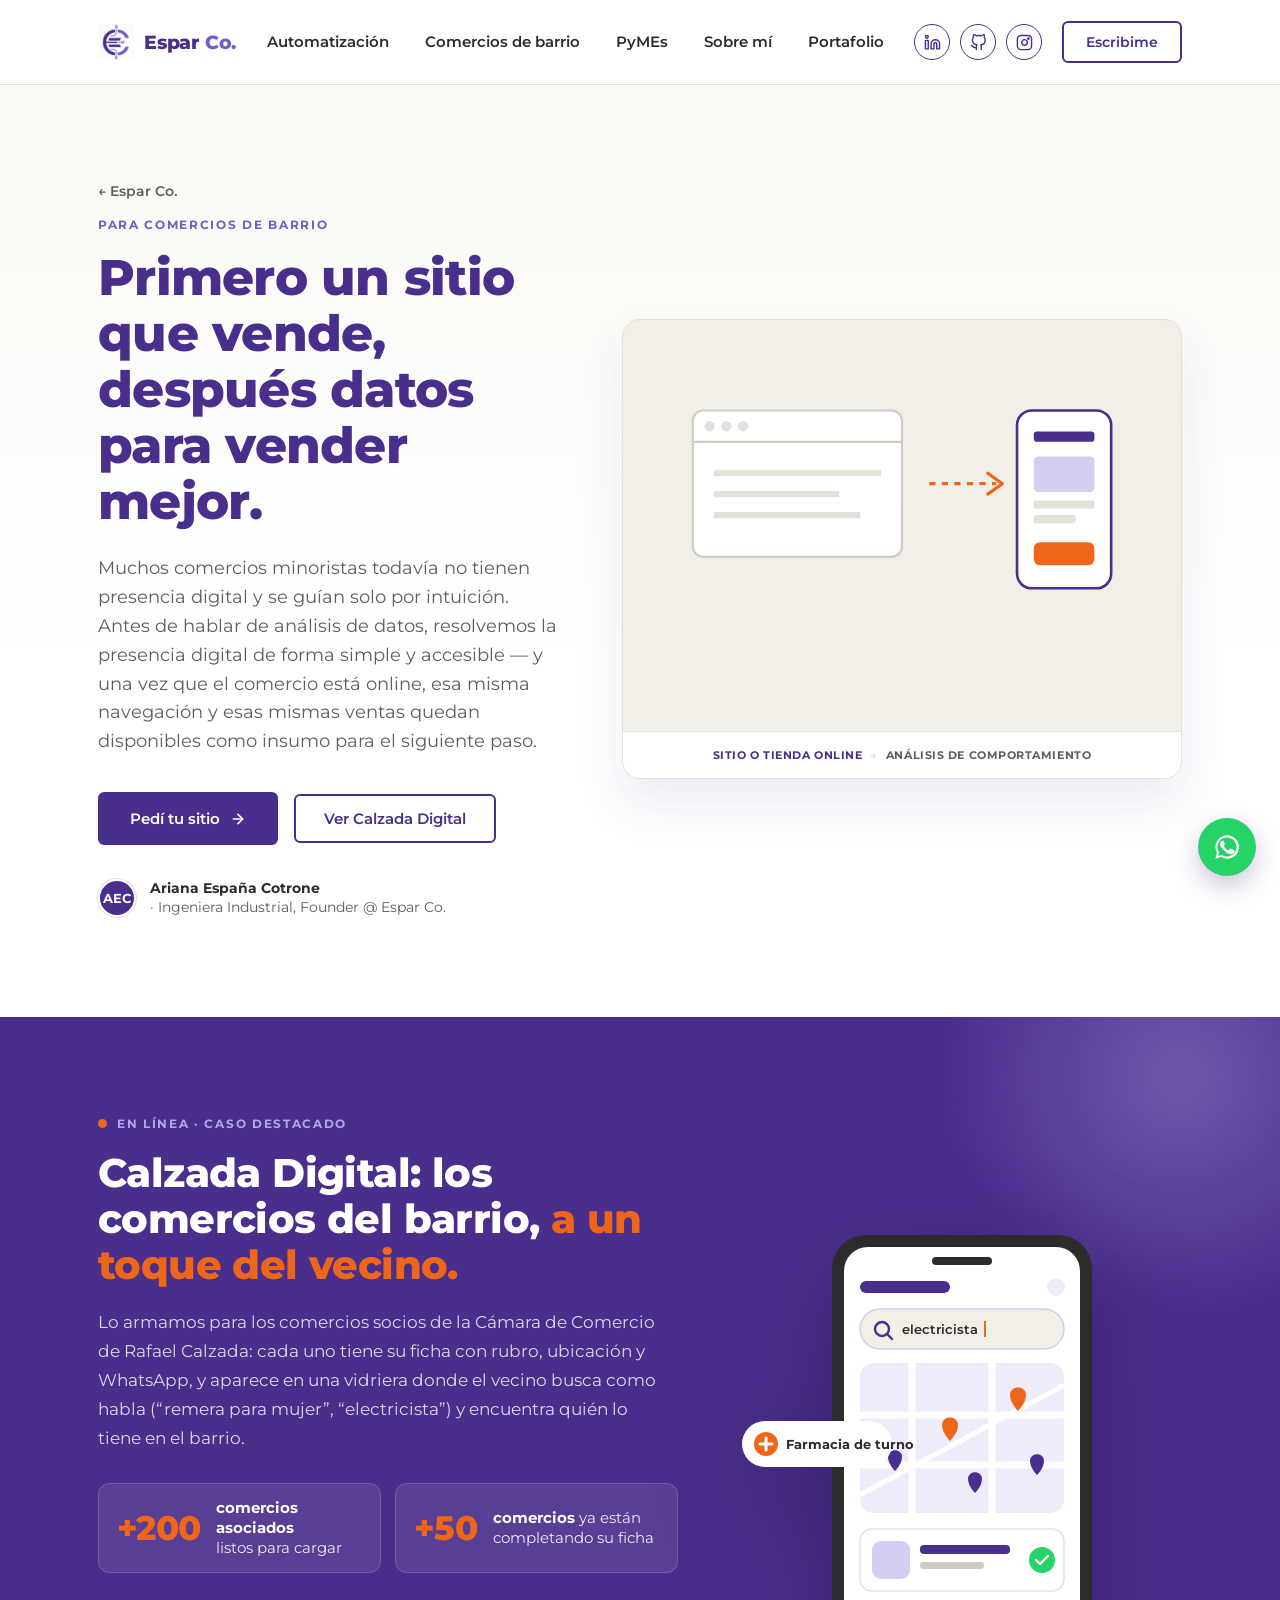
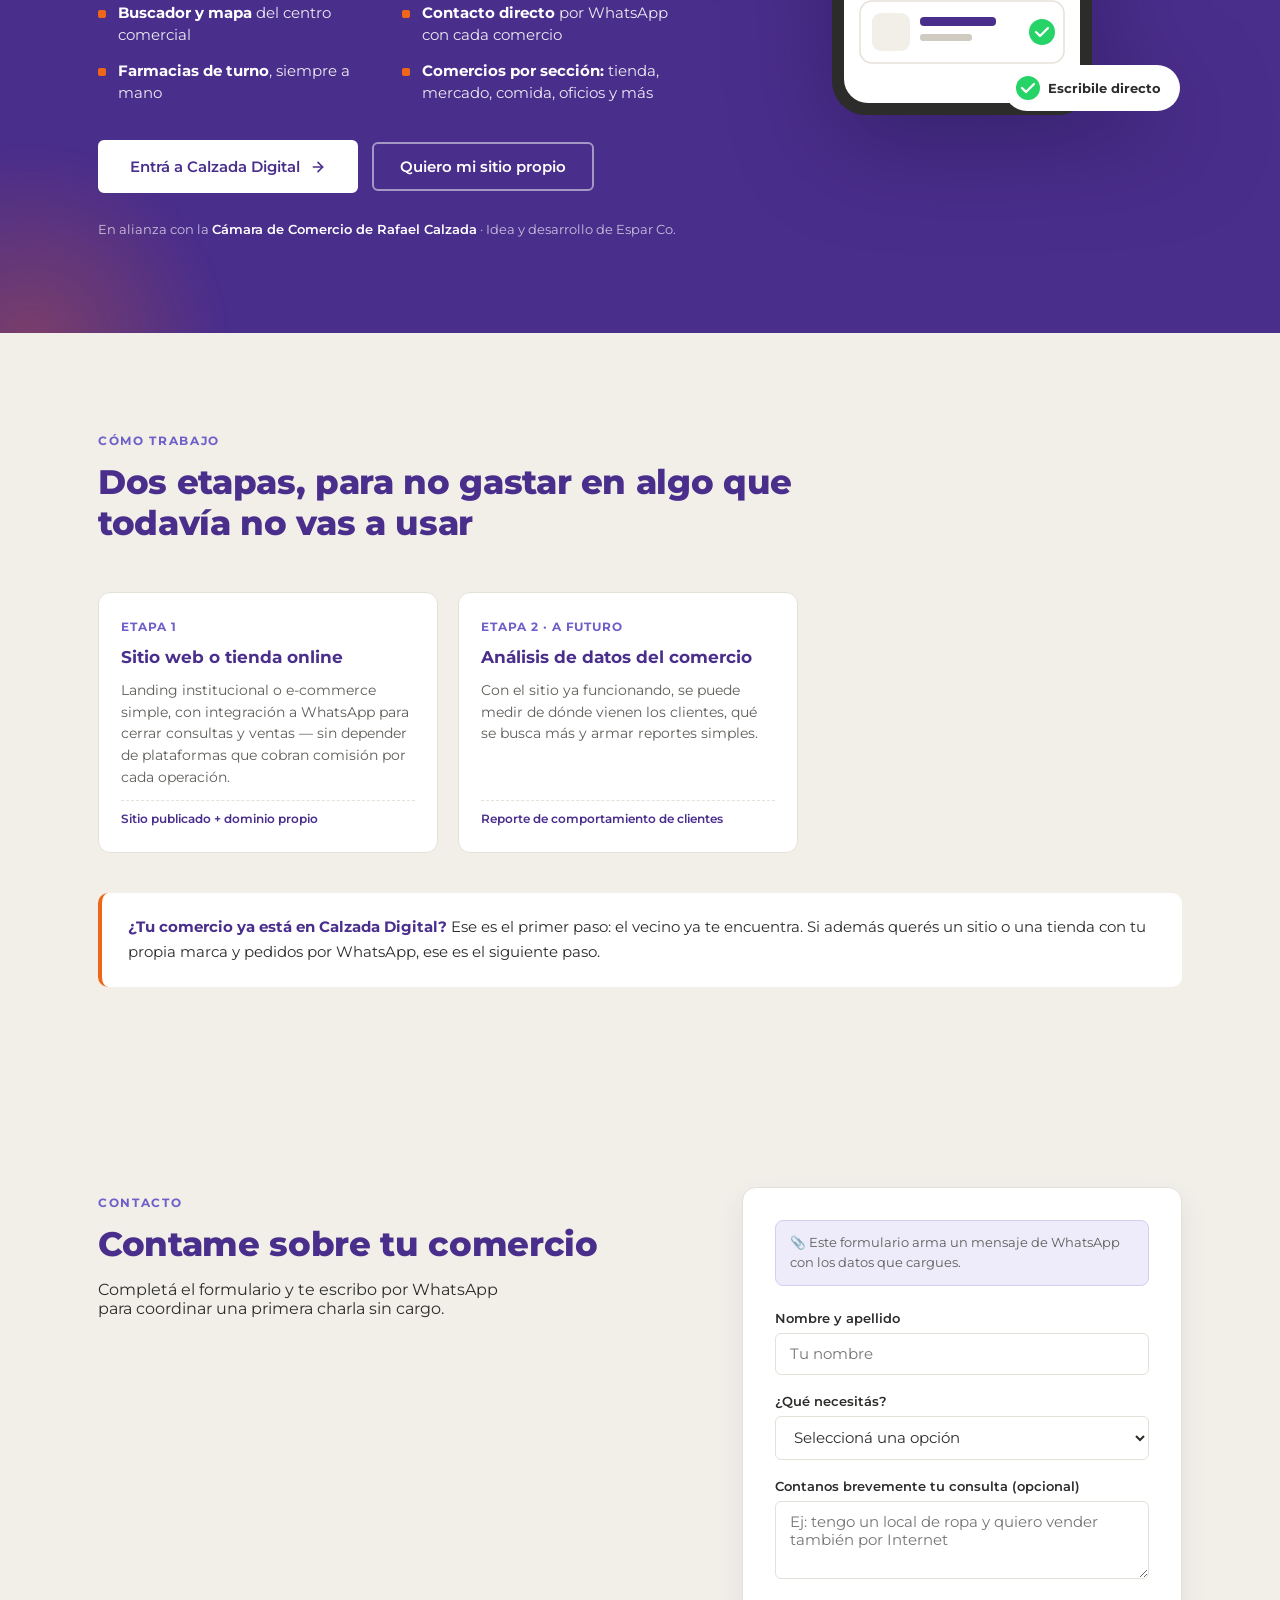
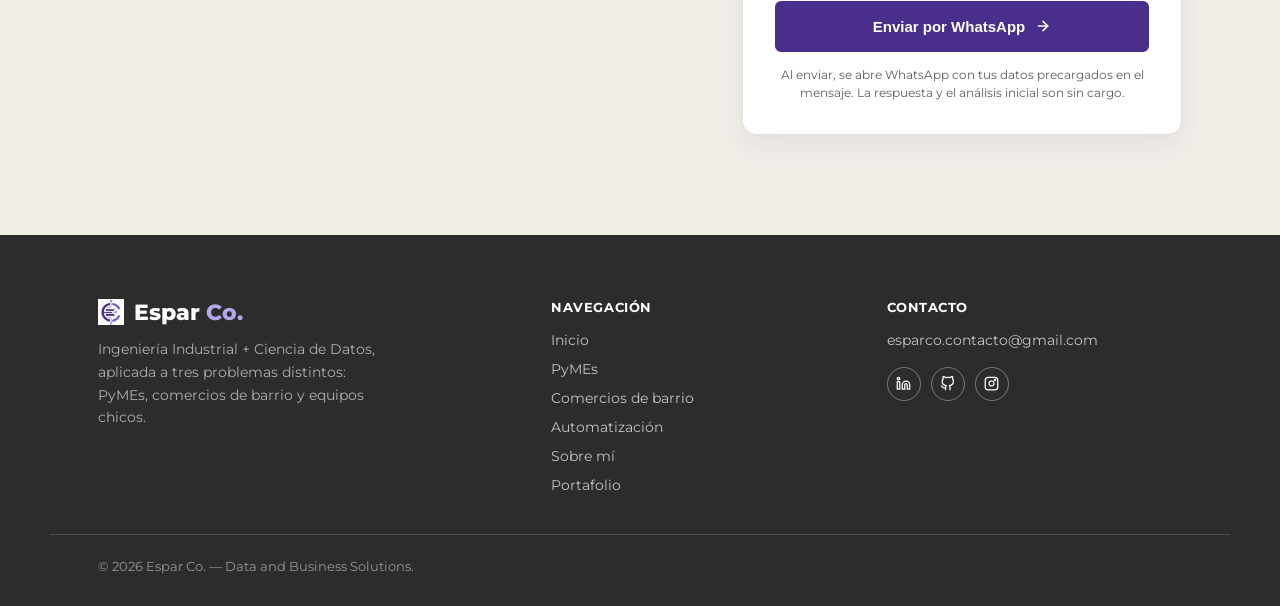
<file: comercios/index.html>
<!doctype html>
<html lang="es-AR">
<head>
<meta charset="utf-8">
<meta name="viewport" content="width=device-width, initial-scale=1">
<title>Comercios de barrio — Espar Co.</title>
<meta name="description" content="Espar Co.: sitios web y tiendas online para comercios de barrio, con WhatsApp integrado, como puerta de entrada al análisis de datos.">

<link rel="icon" type="image/png" href="../assets/img/favicon.png">
<link rel="preconnect" href="https://fonts.googleapis.com">
<link rel="preconnect" href="https://fonts.gstatic.com" crossorigin>
<link href="https://fonts.googleapis.com/css2?family=Montserrat:wght@400;500;600;700;800&display=swap" rel="stylesheet">
<link rel="stylesheet" href="../assets/css/style.css">

</head>
<body id="top">

<header class="site-header">
  <div class="container">
    <a class="logo-link" href="../" aria-label="Espar Co. — inicio">
      <img src="../assets/img/logo-icon.png" alt="">
      <span class="logo-wordmark">Espar <em>Co.</em></span>
    </a>

    <nav class="main-nav" aria-label="Navegación principal">
      <a class="nav-link" href="../automatizaciones/">Automatización</a>
      <a class="nav-link" href="../comercios/">Comercios de barrio</a>
      <a class="nav-link" href="../pymes/">PyMEs</a>
      <a class="nav-link" href="../sobre-mi/">Sobre mí</a>
      <a class="nav-link" href="../proyectos/">Portafolio</a>
    </nav>

    <div class="header-actions">
      <div class="social-icons">
        <a class="icon-btn" href="https://www.linkedin.com/in/arianaecotrone/" target="_blank" rel="noopener" aria-label="LinkedIn">
          <svg viewBox="0 0 24 24" fill="none" stroke="currentColor" stroke-width="2" stroke-linecap="round" stroke-linejoin="round"><path d="M16 8a6 6 0 0 1 6 6v7h-4v-7a2 2 0 0 0-4 0v7h-4v-7a6 6 0 0 1 6-6z"></path><rect x="2" y="9" width="4" height="12"></rect><circle cx="4" cy="4" r="2"></circle></svg>
        </a>
        <a class="icon-btn" href="https://github.com/arianacotrone" target="_blank" rel="noopener" aria-label="GitHub">
          <svg viewBox="0 0 24 24" fill="none" stroke="currentColor" stroke-width="2" stroke-linecap="round" stroke-linejoin="round"><path d="M9 19c-5 1.5-5-2.5-7-3m14 6v-3.87a3.37 3.37 0 0 0-.94-2.61c3.14-.35 6.44-1.54 6.44-7A5.44 5.44 0 0 0 20 4.77 5.07 5.07 0 0 0 19.91 1S18.73.65 16 2.48a13.38 13.38 0 0 0-7 0C6.27.65 5.09 1 5.09 1A5.07 5.07 0 0 0 5 4.77a5.44 5.44 0 0 0-1.5 3.78c0 5.42 3.3 6.61 6.44 7A3.37 3.37 0 0 0 9 18.13V22"></path></svg>
        </a>
        <a class="icon-btn" href="https://www.instagram.com/esparco.data/" target="_blank" rel="noopener" aria-label="Instagram">
          <svg viewBox="0 0 24 24" fill="none" stroke="currentColor" stroke-width="2" stroke-linecap="round" stroke-linejoin="round"><rect x="2" y="2" width="20" height="20" rx="5" ry="5"></rect><path d="M16 11.37A4 4 0 1 1 12.63 8 4 4 0 0 1 16 11.37z"></path><circle cx="17.5" cy="6.5" r="1"></circle></svg>
        </a>
      </div>
      <a class="btn-outline btn-sm" href="https://wa.me/5491141889724?text=Hola%2C%20quiero%20hacer%20una%20consulta" target="_blank" rel="noopener">Escribime</a>
      <button class="nav-toggle" type="button" aria-label="Abrir menú" aria-expanded="false">
        <svg width="20" height="20" viewBox="0 0 24 24" fill="none" stroke="currentColor" stroke-width="2.2" stroke-linecap="round" stroke-linejoin="round"><line x1="3" y1="6" x2="21" y2="6"></line><line x1="3" y1="12" x2="21" y2="12"></line><line x1="3" y1="18" x2="21" y2="18"></line></svg>
      </button>
    </div>
  </div>
</header>

<main>

  <section class="hero">
    <div class="container">
      <div>
        <a class="back-link" href="../">&larr; Espar Co.</a>
        <div class="eyebrow">Para comercios de barrio</div>
        <h1>Primero un sitio que vende, después datos para vender mejor.</h1>
        <p class="lede">
          Muchos comercios minoristas todavía no tienen presencia digital y se guían solo por intuición. Antes de hablar de
          análisis de datos, resolvemos la presencia digital de forma simple y accesible — y una vez que el comercio está
          online, esa misma navegación y esas mismas ventas quedan disponibles como insumo para el siguiente paso.
        </p>
        <div class="hero-ctas">
          <a class="btn-primary" href="#contacto">Pedí tu sitio
            <svg width="16" height="16" viewBox="0 0 24 24" fill="none" stroke="currentColor" stroke-width="2.4" stroke-linecap="round" stroke-linejoin="round"><line x1="5" y1="12" x2="19" y2="12"></line><polyline points="12 5 19 12 12 19"></polyline></svg>
          </a>
          <a class="btn-outline" href="#calzada-digital">Ver Calzada Digital</a>
        </div>
        <div class="hero-byline">
          <a href="../sobre-mi/"><span class="avatar-badge">AEC</span></a>
          <div class="hero-byline-text">
            <a href="../sobre-mi/"><strong>Ariana España Cotrone</strong></a><br> · Ingeniera Industrial, Founder @ Espar Co.
          </div>
        </div>
      </div>

      <div class="hero-panel">
        <div class="hero-panel-figure">
          <svg viewBox="0 0 480 320" xmlns="http://www.w3.org/2000/svg" role="img" aria-label="De comercio sin sitio a comercio online">
            <rect x="40" y="50" width="200" height="140" rx="10" fill="#FFFFFF" stroke="#CFCBC0" stroke-width="2"></rect>
            <line x1="40" y1="80" x2="240" y2="80" stroke="#CFCBC0" stroke-width="2"></line>
            <circle cx="56" cy="65" r="5" fill="#E4E1D8"></circle>
            <circle cx="72" cy="65" r="5" fill="#E4E1D8"></circle>
            <circle cx="88" cy="65" r="5" fill="#E4E1D8"></circle>
            <line x1="60" y1="110" x2="220" y2="110" stroke="#E4E1D8" stroke-width="6"></line>
            <line x1="60" y1="130" x2="180" y2="130" stroke="#E4E1D8" stroke-width="6"></line>
            <line x1="60" y1="150" x2="200" y2="150" stroke="#E4E1D8" stroke-width="6"></line>
            <path d="M266 120 H 330" stroke="#EE6718" stroke-width="3" stroke-dasharray="6 6"></path>
            <path d="M322 110 L 336 120 L 322 130" fill="none" stroke="#EE6718" stroke-width="3" stroke-linecap="round" stroke-linejoin="round"></path>
            <rect x="350" y="50" width="90" height="170" rx="14" fill="#FFFFFF" stroke="#4A2E8C" stroke-width="2.5"></rect>
            <rect x="366" y="70" width="58" height="10" rx="3" fill="#4A2E8C"></rect>
            <rect x="366" y="94" width="58" height="34" rx="4" fill="#D3CFF3"></rect>
            <rect x="366" y="136" width="58" height="8" rx="2" fill="#E4E1D8"></rect>
            <rect x="366" y="150" width="40" height="8" rx="2" fill="#E4E1D8"></rect>
            <rect x="366" y="176" width="58" height="22" rx="6" fill="#EE6718"></rect>
          </svg>
        </div>
        <div class="hero-panel-strip">
          <span class="is-current">Sitio o tienda online</span><span class="sep">→</span>
          <span>Análisis de comportamiento</span>
        </div>
      </div>
    </div>
  </section>


  <!-- ===== Calzada Digital: caso destacado (mismo bloque en home y en /comercios) ===== -->
  <section class="section-calzada" id="calzada-digital">
    <div class="container calzada-grid">
      <div class="calzada-copy">
        <span class="calzada-tag"><span class="live-dot" aria-hidden="true"></span>En línea · Caso destacado</span>
        <h2>Calzada Digital: los comercios del barrio, <em>a un toque del vecino.</em></h2>
        <p class="calzada-lede">Lo armamos para los comercios socios de la Cámara de Comercio de Rafael Calzada: cada uno tiene su ficha con rubro, ubicación y WhatsApp, y aparece en una vidriera donde el vecino busca como habla (“remera para mujer”, “electricista”) y encuentra quién lo tiene en el barrio.</p>
        <div class="calzada-stats">
          <div class="calzada-stat">
            <span class="calzada-stat-num">+200</span>
            <span class="calzada-stat-label"><strong>comercios asociados</strong><br>listos para cargar</span>
          </div>
          <div class="calzada-stat">
            <span class="calzada-stat-num">+50</span>
            <span class="calzada-stat-label"><strong>comercios</strong> ya están<br>completando su ficha</span>
          </div>
        </div>
        <ul class="calzada-features">
          <li><span><strong>Buscador y mapa</strong> del centro comercial</span></li>
          <li><span><strong>Contacto directo</strong> por WhatsApp con cada comercio</span></li>
          <li><span><strong>Farmacias de turno</strong>, siempre a mano</span></li>
          <li><span><strong>Comercios por sección:</strong> tienda, mercado, comida, oficios y más</span></li>
        </ul>
        <div class="calzada-ctas">
          <a class="btn-light" href="https://calzadadigital.com.ar" target="_blank" rel="noopener">Entrá a Calzada Digital <svg width="16" height="16" viewBox="0 0 24 24" fill="none" stroke="currentColor" stroke-width="2.4" stroke-linecap="round" stroke-linejoin="round"><line x1="5" y1="12" x2="19" y2="12"></line><polyline points="12 5 19 12 12 19"></polyline></svg></a>
          <a class="btn-ghost-light" href="#contacto">Quiero mi sitio propio</a>
        </div>
        <p class="calzada-credit">En alianza con la <strong>Cámara de Comercio de Rafael Calzada</strong> · Idea y desarrollo de Espar Co.</p>
      </div>
      <div class="calzada-visual">
        <svg viewBox="0 0 440 500" xmlns="http://www.w3.org/2000/svg" role="img" aria-label="Ilustración: el vecino busca en Calzada Digital y ve los comercios en el mapa">
            <!-- celular -->
            <rect x="90" y="10" width="260" height="480" rx="34" fill="#2C2C2A"></rect>
            <rect x="102" y="22" width="236" height="456" rx="24" fill="#FFFFFF"></rect>
            <rect x="190" y="32" width="60" height="8" rx="4" fill="#2C2C2A"></rect>
            <!-- barra superior -->
            <rect x="118" y="56" width="90" height="12" rx="6" fill="#4A2E8C"></rect>
            <circle cx="314" cy="62" r="9" fill="#EEEBFA"></circle>
            <!-- buscador -->
            <rect x="118" y="84" width="204" height="40" rx="20" fill="#F1EFE8" stroke="#D3CFF3" stroke-width="1.5"></rect>
            <circle cx="140" cy="104" r="7" fill="none" stroke="#4A2E8C" stroke-width="2.4"></circle>
            <line x1="145" y1="109" x2="150" y2="114" stroke="#4A2E8C" stroke-width="2.4" stroke-linecap="round"></line>
            <text x="160" y="109" font-family="Montserrat, sans-serif" font-size="13" font-weight="600" fill="#2C2C2A">electricista</text>
            <rect x="242" y="96" width="2" height="16" fill="#EE6718"></rect>
            <!-- mapa -->
            <rect x="118" y="138" width="204" height="150" rx="14" fill="#EEEBFA"></rect>
            <path d="M118 190 H322 M118 240 H322 M170 138 V288 M250 138 V288" stroke="#FFFFFF" stroke-width="7"></path>
            <path d="M118 270 L322 160" stroke="#FFFFFF" stroke-width="5"></path>
            <g fill="#EE6718">
              <path d="M200 200 c0-10 16-10 16 0 c0 8-8 16-8 16 s-8-8-8-16z"></path>
              <path d="M268 170 c0-10 16-10 16 0 c0 8-8 16-8 16 s-8-8-8-16z"></path>
            </g>
            <g fill="#4A2E8C">
              <path d="M146 232 c0-9 14-9 14 0 c0 7-7 14-7 14 s-7-7-7-14z"></path>
              <path d="M288 236 c0-9 14-9 14 0 c0 7-7 14-7 14 s-7-7-7-14z"></path>
              <path d="M226 254 c0-9 14-9 14 0 c0 7-7 14-7 14 s-7-7-7-14z"></path>
            </g>
            <!-- resultados -->
            <g>
              <rect x="118" y="304" width="204" height="62" rx="12" fill="#FFFFFF" stroke="#E4E1D8" stroke-width="1.5"></rect>
              <rect x="130" y="316" width="38" height="38" rx="9" fill="#D3CFF3"></rect>
              <rect x="178" y="320" width="90" height="9" rx="4" fill="#4A2E8C"></rect>
              <rect x="178" y="337" width="64" height="7" rx="3" fill="#CFCBC0"></rect>
              <circle cx="300" cy="335" r="13" fill="#25D366"></circle>
              <path d="M294 335 l4 4 l8 -8" fill="none" stroke="#FFFFFF" stroke-width="2.4" stroke-linecap="round" stroke-linejoin="round"></path>
            </g>
            <g>
              <rect x="118" y="376" width="204" height="62" rx="12" fill="#FFFFFF" stroke="#E4E1D8" stroke-width="1.5"></rect>
              <rect x="130" y="388" width="38" height="38" rx="9" fill="#F1EFE8"></rect>
              <rect x="178" y="392" width="76" height="9" rx="4" fill="#4A2E8C"></rect>
              <rect x="178" y="409" width="52" height="7" rx="3" fill="#CFCBC0"></rect>
              <circle cx="300" cy="407" r="13" fill="#25D366"></circle>
              <path d="M294 407 l4 4 l8 -8" fill="none" stroke="#FFFFFF" stroke-width="2.4" stroke-linecap="round" stroke-linejoin="round"></path>
            </g>
            <!-- chip flotante: farmacia de turno -->
            <g>
              <rect x="0" y="196" width="150" height="46" rx="23" fill="#FFFFFF"></rect>
              <circle cx="24" cy="219" r="12" fill="#EE6718"></circle>
              <path d="M24 213 v12 M18 219 h12" stroke="#FFFFFF" stroke-width="3" stroke-linecap="round"></path>
              <text x="44" y="224" font-family="Montserrat, sans-serif" font-size="12.5" font-weight="700" fill="#2C2C2A">Farmacia de turno</text>
            </g>
            <!-- chip flotante: whatsapp directo -->
            <g>
              <rect x="262" y="440" width="176" height="46" rx="23" fill="#FFFFFF"></rect>
              <circle cx="286" cy="463" r="12" fill="#25D366"></circle>
              <path d="M280 463 l4 4 l8 -8" fill="none" stroke="#FFFFFF" stroke-width="2.4" stroke-linecap="round" stroke-linejoin="round"></path>
              <text x="306" y="468" font-family="Montserrat, sans-serif" font-size="12.5" font-weight="700" fill="#2C2C2A">Escribile directo</text>
            </g>
          </svg>
      </div>
    </div>
  </section>

  <section class="section-webdev" id="desarrollo-web">
    <div class="container">
      <div class="section-top">
        <div class="eyebrow" style="margin-bottom:14px;">Cómo trabajo</div>
        <h2 class="section-heading">Dos etapas, para no gastar en algo que todavía no vas a usar</h2>
      </div>
      <div class="phase-grid phase-grid-2">
        <article class="card phase-card">
          <div class="phase-num">Etapa 1</div>
          <h3>Sitio web o tienda online</h3>
          <p>Landing institucional o e-commerce simple, con integración a WhatsApp para cerrar consultas y ventas — sin depender de plataformas que cobran comisión por cada operación.</p>
          <div class="phase-deliverable">Sitio publicado + dominio propio</div>
        </article>
        <article class="card phase-card">
          <div class="phase-num">Etapa 2 · a futuro</div>
          <h3>Análisis de datos del comercio</h3>
          <p>Con el sitio ya funcionando, se puede medir de dónde vienen los clientes, qué se busca más y armar reportes simples.</p>
          <div class="phase-deliverable">Reporte de comportamiento de clientes</div>
        </article>
      </div>
      <div class="calzada-next">
        <strong>¿Tu comercio ya está en Calzada Digital?</strong> Ese es el primer paso: el vecino ya te encuentra.
        Si además querés un sitio o una tienda con tu propia marca y pedidos por WhatsApp, ese es el siguiente paso.
      </div>
    </div>
  </section>

  <section class="section-contact" id="contacto">
    <div class="container contact-grid">
      <div class="contact-intro">
        <div class="eyebrow" style="margin-bottom:14px;">Contacto</div>
        <h2 class="section-heading">Contame sobre tu comercio</h2>
        <p class="about-copy" style="max-width:420px;">Completá el formulario y te escribo por WhatsApp para coordinar una primera charla sin cargo.</p>
      </div>
      <div class="form-card">
        <div class="form-note">📎 Este formulario arma un mensaje de WhatsApp con los datos que cargues.</div>
        <form id="contacto-form" data-intro="Hola, quiero hacer una consulta sobre presencia digital para mi comercio.">
          <div class="field">
            <label for="nombre">Nombre y apellido</label>
            <input type="text" id="nombre" name="nombre" placeholder="Tu nombre" required>
          </div>
          <div class="field">
            <label for="area">¿Qué necesitás?</label>
            <select id="area" name="area" required>
              <option value="">Seleccioná una opción</option>
              <option value="Quiero un sitio institucional">Quiero un sitio institucional</option>
              <option value="Quiero una tienda online">Quiero una tienda online</option>
              <option value="Quiero sumar WhatsApp a mi negocio">Quiero sumar WhatsApp a mi negocio</option>
              <option value="Otra consulta">Otra consulta</option>
            </select>
          </div>
          <div class="field">
            <label for="detalle">Contanos brevemente tu consulta (opcional)</label>
            <textarea id="detalle" name="detalle" rows="3" placeholder="Ej: tengo un local de ropa y quiero vender también por Internet"></textarea>
          </div>
          <button type="submit" class="btn-primary" style="width:100%;justify-content:center;">Enviar por WhatsApp
            <svg width="16" height="16" viewBox="0 0 24 24" fill="none" stroke="currentColor" stroke-width="2.4" stroke-linecap="round" stroke-linejoin="round"><line x1="5" y1="12" x2="19" y2="12"></line><polyline points="12 5 19 12 12 19"></polyline></svg>
          </button>
          <div class="form-disclaimer">Al enviar, se abre WhatsApp con tus datos precargados en el mensaje. La respuesta y el análisis inicial son sin cargo.</div>
        </form>
      </div>
    </div>
  </section>

</main>

<footer class="site-footer">
  <div class="container footer-grid">
    <div>
      <a class="footer-brand-link" href="../" aria-label="Volver arriba">
        <img src="../assets/img/logo-icon.png" alt="" class="footer-brand-icon">
        <span class="footer-brand">Espar <span>Co.</span></span>
      </a>
      <p class="footer-tagline">
        Ingeniería Industrial + Ciencia de Datos, aplicada a tres problemas distintos: PyMEs, comercios de barrio y equipos chicos.
      </p>
    </div>
    <div>
      <div class="footer-col-title">Navegación</div>
      <div class="footer-links">
        <a href="../">Inicio</a>
        <a href="../pymes/">PyMEs</a>
        <a href="../comercios/">Comercios de barrio</a>
        <a href="../automatizaciones/">Automatización</a>
        <a href="../sobre-mi/">Sobre mí</a>
        <a href="../proyectos/">Portafolio</a>
      </div>
    </div>
    <div>
      <div class="footer-col-title">Contacto</div>
      <p class="footer-contact-email">esparco.contacto@gmail.com</p>
      <div class="footer-social">
        <a href="https://www.linkedin.com/in/arianaecotrone/" target="_blank" rel="noopener" aria-label="LinkedIn">
          <svg viewBox="0 0 24 24" fill="none" stroke="currentColor" stroke-width="2" stroke-linecap="round" stroke-linejoin="round"><path d="M16 8a6 6 0 0 1 6 6v7h-4v-7a2 2 0 0 0-4 0v7h-4v-7a6 6 0 0 1 6-6z"></path><rect x="2" y="9" width="4" height="12"></rect><circle cx="4" cy="4" r="2"></circle></svg>
        </a>
        <a href="https://github.com/arianacotrone" target="_blank" rel="noopener" aria-label="GitHub">
          <svg viewBox="0 0 24 24" fill="none" stroke="currentColor" stroke-width="2" stroke-linecap="round" stroke-linejoin="round"><path d="M9 19c-5 1.5-5-2.5-7-3m14 6v-3.87a3.37 3.37 0 0 0-.94-2.61c3.14-.35 6.44-1.54 6.44-7A5.44 5.44 0 0 0 20 4.77 5.07 5.07 0 0 0 19.91 1S18.73.65 16 2.48a13.38 13.38 0 0 0-7 0C6.27.65 5.09 1 5.09 1A5.07 5.07 0 0 0 5 4.77a5.44 5.44 0 0 0-1.5 3.78c0 5.42 3.3 6.61 6.44 7A3.37 3.37 0 0 0 9 18.13V22"></path></svg>
        </a>
        <a href="https://www.instagram.com/esparco.data/" target="_blank" rel="noopener" aria-label="Instagram">
          <svg viewBox="0 0 24 24" fill="none" stroke="currentColor" stroke-width="2" stroke-linecap="round" stroke-linejoin="round"><rect x="2" y="2" width="20" height="20" rx="5" ry="5"></rect><path d="M16 11.37A4 4 0 1 1 12.63 8 4 4 0 0 1 16 11.37z"></path><circle cx="17.5" cy="6.5" r="1"></circle></svg>
        </a>
      </div>
    </div>
  </div>
  <div class="container footer-bottom">
    <p>© 2026 Espar Co. — Data and Business Solutions.</p>
  </div>
</footer>

<a class="fab-whatsapp" href="https://wa.me/5491141889724?text=Hola%2C%20quiero%20hacer%20una%20consulta%20sobre%20presencia%20digital%20para%20mi%20comercio" target="_blank" rel="noopener" aria-label="Escribinos por WhatsApp">
  <span class="fab-whatsapp-icon-wrap">
    <svg class="fab-whatsapp-icon" viewBox="0 0 24 24" fill="#fff"><path d="M17.5 14.4c-.3-.2-1.8-.9-2.1-1s-.5-.1-.7.1-.8 1-.9 1.2-.3.2-.6.1a7.9 7.9 0 0 1-2.3-1.4 8.6 8.6 0 0 1-1.6-2c-.2-.3 0-.5.1-.6l.4-.5.3-.4a.5.5 0 0 0 0-.5c-.1-.1-.7-1.6-.9-2.2s-.5-.5-.7-.5h-.6a1.1 1.1 0 0 0-.8.4 3.4 3.4 0 0 0-1 2.5 6 6 0 0 0 1.3 3.1 13.6 13.6 0 0 0 5.2 4.6c.7.3 1.3.5 1.7.6a4.1 4.1 0 0 0 1.9.1 3.1 3.1 0 0 0 2-1.4 2.5 2.5 0 0 0 .2-1.4c-.1-.1-.3-.2-.6-.3z"/><path d="M12 2a10 10 0 0 0-8.6 15L2 22l5.2-1.4A10 10 0 1 0 12 2zm0 18.2a8.2 8.2 0 0 1-4.2-1.2l-.3-.2-3.1.8.8-3-.2-.3a8.2 8.2 0 1 1 7 3.9z"/></svg>
  </span>
  <span class="fab-whatsapp-label">Escribinos por WhatsApp</span>
</a>

<script src="../assets/js/main.js"></script>
<script src="../assets/js/contacto.js"></script>

</body>
</html>
</file>
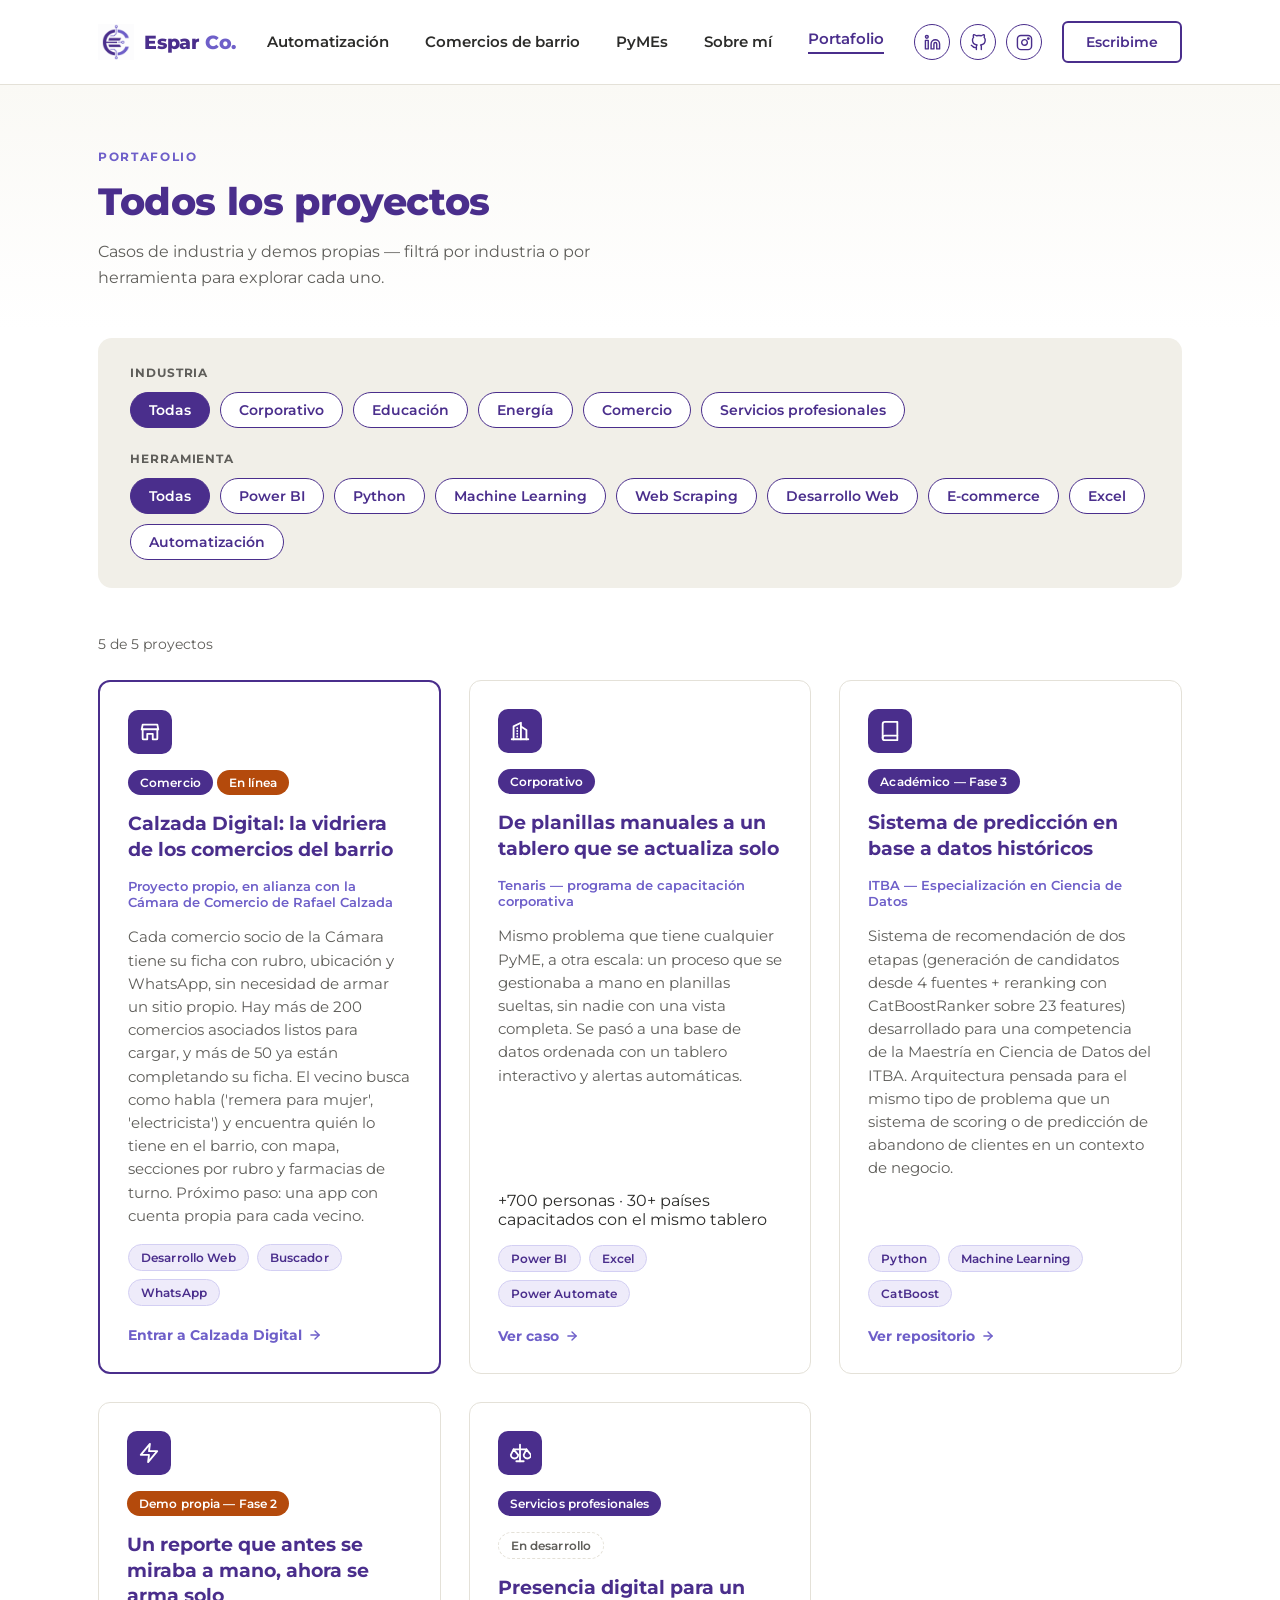
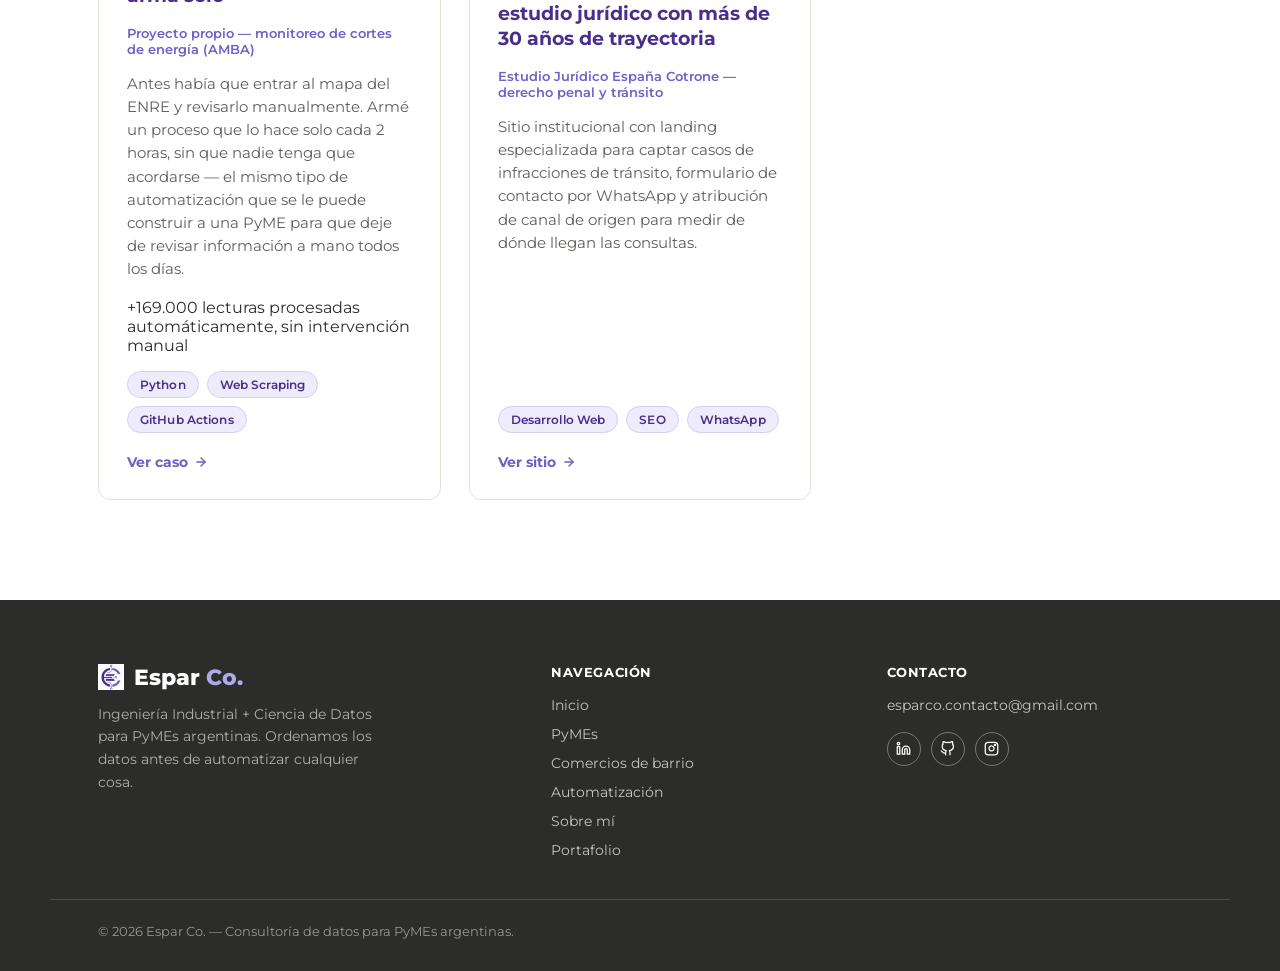
<file: proyectos/index.html>
<!doctype html>
<html lang="es-AR">
<head>
<meta charset="utf-8">
<meta name="viewport" content="width=device-width, initial-scale=1">
<title>Portafolio — Espar Co.</title>
<meta name="description" content="Casos de Espar Co.: de datos dispersos en Excel a tableros y modelos automatizados, aplicados a PyMEs, industria y proyectos propios.">

<link rel="icon" type="image/png" href="../assets/img/favicon.png">
<link rel="preconnect" href="https://fonts.googleapis.com">
<link rel="preconnect" href="https://fonts.gstatic.com" crossorigin>
<link href="https://fonts.googleapis.com/css2?family=Montserrat:wght@400;500;600;700;800&display=swap" rel="stylesheet">
<link rel="stylesheet" href="../assets/css/style.css">
</head>
<body id="top">

<!-- ===== HEADER ===== -->
<header class="site-header">
  <div class="container">
    <a class="logo-link" href="../" aria-label="Espar Co. — inicio">
      <img src="../assets/img/logo-icon.png" alt="">
      <span class="logo-wordmark">Espar <em>Co.</em></span>
    </a>

    <nav class="main-nav" aria-label="Navegación principal">
      <a class="nav-link" href="../automatizaciones/">Automatización</a>
      <a class="nav-link" href="../comercios/">Comercios de barrio</a>
      <a class="nav-link" href="../pymes/">PyMEs</a>
      <a class="nav-link" href="../sobre-mi/">Sobre mí</a>
      <span class="nav-link is-active">Portafolio</span>
    </nav>

    <div class="header-actions">
      <div class="social-icons">
        <a class="icon-btn" href="https://www.linkedin.com/in/arianaecotrone/" target="_blank" rel="noopener" aria-label="LinkedIn">
          <svg viewBox="0 0 24 24" fill="none" stroke="currentColor" stroke-width="2" stroke-linecap="round" stroke-linejoin="round"><path d="M16 8a6 6 0 0 1 6 6v7h-4v-7a2 2 0 0 0-4 0v7h-4v-7a6 6 0 0 1 6-6z"></path><rect x="2" y="9" width="4" height="12"></rect><circle cx="4" cy="4" r="2"></circle></svg>
        </a>
        <a class="icon-btn" href="https://github.com/arianacotrone" target="_blank" rel="noopener" aria-label="GitHub">
          <svg viewBox="0 0 24 24" fill="none" stroke="currentColor" stroke-width="2" stroke-linecap="round" stroke-linejoin="round"><path d="M9 19c-5 1.5-5-2.5-7-3m14 6v-3.87a3.37 3.37 0 0 0-.94-2.61c3.14-.35 6.44-1.54 6.44-7A5.44 5.44 0 0 0 20 4.77 5.07 5.07 0 0 0 19.91 1S18.73.65 16 2.48a13.38 13.38 0 0 0-7 0C6.27.65 5.09 1 5.09 1A5.07 5.07 0 0 0 5 4.77a5.44 5.44 0 0 0-1.5 3.78c0 5.42 3.3 6.61 6.44 7A3.37 3.37 0 0 0 9 18.13V22"></path></svg>
        </a>
        <a class="icon-btn" href="https://www.instagram.com/esparco.data/" target="_blank" rel="noopener" aria-label="Instagram">
          <svg viewBox="0 0 24 24" fill="none" stroke="currentColor" stroke-width="2" stroke-linecap="round" stroke-linejoin="round"><rect x="2" y="2" width="20" height="20" rx="5" ry="5"></rect><path d="M16 11.37A4 4 0 1 1 12.63 8 4 4 0 0 1 16 11.37z"></path><circle cx="17.5" cy="6.5" r="1"></circle></svg>
        </a>
      </div>
      <a class="btn-outline btn-sm" href="https://wa.me/5491141889724?text=Hola%2C%20quiero%20hacer%20una%20consulta" target="_blank" rel="noopener">Escribime</a>
      <button class="nav-toggle" type="button" aria-label="Abrir menú" aria-expanded="false">
        <svg width="20" height="20" viewBox="0 0 24 24" fill="none" stroke="currentColor" stroke-width="2.2" stroke-linecap="round" stroke-linejoin="round"><line x1="3" y1="6" x2="21" y2="6"></line><line x1="3" y1="12" x2="21" y2="12"></line><line x1="3" y1="18" x2="21" y2="18"></line></svg>
      </button>
    </div>
    
  </div>
</header>

<main>

  <!-- ===== PAGE HEADER ===== -->
  <section class="page-header">
    <div class="container">
      <div class="eyebrow">Portafolio</div>
      <h1>Todos los proyectos</h1>
      <p>Casos de industria y demos propias — filtrá por industria o por herramienta para explorar cada uno.</p>
    </div>
  </section>

  <!-- ===== FILTERS ===== -->
  <section class="filters-section">
    <div class="container">
      <div class="filters-panel">
        <div>
          <div class="filter-label">Industria</div>
          <div class="chip-row">
            <button class="chip is-active" data-filter-group="industry" data-filter-value="Todas">Todas</button>
            <button class="chip" data-filter-group="industry" data-filter-value="Corporativo">Corporativo</button>
            <button class="chip" data-filter-group="industry" data-filter-value="Educación">Educación</button>
            <button class="chip" data-filter-group="industry" data-filter-value="Energía">Energía</button>
            <button class="chip" data-filter-group="industry" data-filter-value="Comercio">Comercio</button>
            <button class="chip" data-filter-group="industry" data-filter-value="Servicios profesionales">Servicios profesionales</button>
          </div>
        </div>
        <div>
          <div class="filter-label">Herramienta</div>
          <div class="chip-row">
            <button class="chip is-active" data-filter-group="tool" data-filter-value="Todas">Todas</button>
            <button class="chip" data-filter-group="tool" data-filter-value="Power BI">Power BI</button>
            <button class="chip" data-filter-group="tool" data-filter-value="Python">Python</button>
            <button class="chip" data-filter-group="tool" data-filter-value="Machine Learning">Machine Learning</button>
            <button class="chip" data-filter-group="tool" data-filter-value="Web Scraping">Web Scraping</button>
            <button class="chip" data-filter-group="tool" data-filter-value="Desarrollo Web">Desarrollo Web</button>
            <button class="chip" data-filter-group="tool" data-filter-value="E-commerce">E-commerce</button>
            <button class="chip" data-filter-group="tool" data-filter-value="Excel">Excel</button>
            <button class="chip" data-filter-group="tool" data-filter-value="Automatización">Automatización</button>
          </div>
        </div>
      </div>
    </div>
  </section>

  <!-- ===== RESULTS ===== -->
  <section class="results-section">
    <div class="container">
      <p class="results-count"><span class="results-visible">3</span> de <span class="results-total">3</span> proyectos</p>

      <div class="project-grid">
        <!-- Card destacada: Calzada Digital (en línea) — va primera a propósito -->
        <article class="card project-card is-featured" data-industry="Comercio" data-tools="Desarrollo Web">
          <div class="badge-icon">
            <svg width="22" height="22" viewBox="0 0 24 24" fill="none" stroke="currentColor" stroke-width="2" stroke-linecap="round" stroke-linejoin="round"><path d="M3 9l1-5h16l1 5"></path><path d="M4 9v10a1 1 0 0 0 1 1h4v-6h6v6h4a1 1 0 0 0 1-1V9"></path><path d="M3 9h18"></path></svg>
          </div>
          <div><span class="pill pill-industry">Comercio</span> <span class="pill pill-demo">En línea</span></div>
          <h3>Calzada Digital: la vidriera de los comercios del barrio</h3>
          <p class="client">Proyecto propio, en alianza con la Cámara de Comercio de Rafael Calzada</p>
          <p class="desc">
            Cada comercio socio de la Cámara tiene su ficha con rubro, ubicación y WhatsApp, sin necesidad de armar un sitio propio. Hay más de 200 comercios asociados listos para cargar, y más de 50 ya están completando su ficha.
            El vecino busca como habla ('remera para mujer', 'electricista') y encuentra quién lo tiene en el barrio, con mapa,
            secciones por rubro y farmacias de turno. Próximo paso: una app con cuenta propia para cada vecino.
          </p>
          <div class="tools">
            <span class="pill pill-tool">Desarrollo Web</span>
            <span class="pill pill-tool">Buscador</span>
            <span class="pill pill-tool">WhatsApp</span>
          </div>
          <a class="case-link" href="https://calzadadigital.com.ar" target="_blank" rel="noopener">
            Entrar a Calzada Digital
            <svg width="14" height="14" viewBox="0 0 24 24" fill="none" stroke="currentColor" stroke-width="2.4" stroke-linecap="round" stroke-linejoin="round"><line x1="5" y1="12" x2="19" y2="12"></line><polyline points="12 5 19 12 12 19"></polyline></svg>
          </a>
        </article>


        <!-- Card 1: Tenaris -->
        <article class="card project-card" data-industry="Corporativo" data-tools="Power BI,Excel">
          <div class="badge-icon">
            <svg width="22" height="22" viewBox="0 0 24 24" fill="none" stroke="currentColor" stroke-width="2" stroke-linecap="round" stroke-linejoin="round"><path d="M3 21h18"></path><path d="M5 21V7l8-4v18"></path><path d="M19 21V11l-6-4"></path><path d="M9 9v.01"></path><path d="M9 12v.01"></path><path d="M9 15v.01"></path><path d="M9 18v.01"></path></svg>
          </div>
          <div><span class="pill pill-industry">Corporativo</span></div>
          <h3>De planillas manuales a un tablero que se actualiza solo</h3>
          <p class="client">Tenaris — programa de capacitación corporativa</p>
          <p class="desc">
            Mismo problema que tiene cualquier PyME, a otra escala: un proceso que se gestionaba a mano
            en planillas sueltas, sin nadie con una vista completa. Se pasó a una base de datos ordenada
            con un tablero interactivo y alertas automáticas.
          </p>
          <div class="project-stat">+700 personas · 30+ países capacitados con el mismo tablero</div>
          <div class="tools">
            <span class="pill pill-tool">Power BI</span>
            <span class="pill pill-tool">Excel</span>
            <span class="pill pill-tool">Power Automate</span>
          </div>
          <a class="case-link" href="proyectos/#tenaris">
            Ver caso
            <svg width="14" height="14" viewBox="0 0 24 24" fill="none" stroke="currentColor" stroke-width="2.4" stroke-linecap="round" stroke-linejoin="round"><line x1="5" y1="12" x2="19" y2="12"></line><polyline points="12 5 19 12 12 19"></polyline></svg>
          </a>
        </article>

        <!-- Card 2: SistDeRec -->
        <article class="card project-card" data-industry="Educación" data-tools="Python,Machine Learning">
          <div class="badge-icon">
            <svg width="22" height="22" viewBox="0 0 24 24" fill="none" stroke="currentColor" stroke-width="2" stroke-linecap="round" stroke-linejoin="round"><path d="M4 19.5A2.5 2.5 0 0 1 6.5 17H20"></path><path d="M6.5 2H20v20H6.5A2.5 2.5 0 0 1 4 19.5v-15A2.5 2.5 0 0 1 6.5 2z"></path></svg>
          </div>
          <div><span class="pill pill-industry">Académico — Fase 3</span></div>
          <h3>Sistema de predicción en base a datos históricos </h3>
          <p class="client">ITBA — Especialización en Ciencia de Datos</p>
          <p class="desc">
            Sistema de recomendación de dos etapas (generación de candidatos desde 4 fuentes + reranking con CatBoostRanker sobre 23 features) 
            desarrollado para una competencia de la Maestría en Ciencia de Datos del ITBA. Arquitectura pensada para el mismo tipo de problema que 
            un sistema de scoring o de predicción de abandono de clientes en un contexto de negocio.
          </p>
          <div class="tools">
            <span class="pill pill-tool">Python</span>
            <span class="pill pill-tool">Machine Learning</span>
            <span class="pill pill-tool">CatBoost</span>
          </div>
          <a class="case-link" href="https://github.com/arianacotrone/SistDeRec" target="_blank" rel="noopener">
            Ver repositorio
            <svg width="14" height="14" viewBox="0 0 24 24" fill="none" stroke="currentColor" stroke-width="2.4" stroke-linecap="round" stroke-linejoin="round"><line x1="5" y1="12" x2="19" y2="12"></line><polyline points="12 5 19 12 12 19"></polyline></svg>
          </a>
        </article>

        <!-- Card 3: cortes-enre -->
        <article class="card project-card" data-industry="Energía" data-tools="Python,Web Scraping">
          <div class="badge-icon">
            <svg width="22" height="22" viewBox="0 0 24 24" fill="none" stroke="currentColor" stroke-width="2" stroke-linecap="round" stroke-linejoin="round"><polygon points="13 2 3 14 12 14 11 22 21 10 12 10 13 2"></polygon></svg>
          </div>
          <div><span class="pill pill-demo">Demo propia — Fase 2</span></div>
          <h3>Un reporte que antes se miraba a mano, ahora se arma solo</h3>
          <p class="client">Proyecto propio — monitoreo de cortes de energía (AMBA)</p>
          <p class="desc">
            Antes había que entrar al mapa del ENRE y revisarlo manualmente. Armé un proceso que lo hace
            solo cada 2 horas, sin que nadie tenga que acordarse — el mismo tipo de automatización que se le
            puede construir a una PyME para que deje de revisar información a mano todos los días.
          </p>
          <div class="project-stat">+169.000 lecturas procesadas automáticamente, sin intervención manual</div>
          <div class="tools">
            <span class="pill pill-tool">Python</span>
            <span class="pill pill-tool">Web Scraping</span>
            <span class="pill pill-tool">GitHub Actions</span>
          </div>
          <a class="case-link" href="proyectos/#cortes-enre">
            Ver caso
            <svg width="14" height="14" viewBox="0 0 24 24" fill="none" stroke="currentColor" stroke-width="2.4" stroke-linecap="round" stroke-linejoin="round"><line x1="5" y1="12" x2="19" y2="12"></line><polyline points="12 5 19 12 12 19"></polyline></svg>
          </a>
        </article>

        <!-- Card 4: Faryco (desarrollo web — comercio) 
        <article class="card project-card" data-industry="Comercio" data-tools="Desarrollo Web,E-commerce">
          <div class="badge-icon">
            <svg width="22" height="22" viewBox="0 0 24 24" fill="none" stroke="currentColor" stroke-width="2" stroke-linecap="round" stroke-linejoin="round"><circle cx="9" cy="21" r="1"></circle><circle cx="20" cy="21" r="1"></circle><path d="M1 1h4l2.68 13.39a2 2 0 0 0 2 1.61h9.72a2 2 0 0 0 2-1.61L23 6H6"></path></svg>
          </div>
          <div><span class="pill pill-industry">Comercio</span></div>
          <div><span class="pill pill-todo">En desarrollo</span></div>
          <h3>De liquidar un local físico a vender el mismo stock, 100% online</h3>
          <p class="client">Farenheite Calzada — e-commerce de liquidación (Almirante Brown)</p>
          <p class="desc">
            "Cerramos el local, no la relación": tienda online con catálogo, carrito y talles para vender el stock
            remanente tras el cierre del local a la calle, con envío gratis en la zona y cierre de venta por WhatsApp.
          </p>
          <div class="tools">
            <span class="pill pill-tool">Desarrollo Web</span>
            <span class="pill pill-tool">E-commerce</span>
            <span class="pill pill-tool">WhatsApp</span>
          </div>
          <a class="case-link" href="https://faryco.com.ar" target="_blank" rel="noopener">
            Ver sitio
            <svg width="14" height="14" viewBox="0 0 24 24" fill="none" stroke="currentColor" stroke-width="2.4" stroke-linecap="round" stroke-linejoin="round"><line x1="5" y1="12" x2="19" y2="12"></line><polyline points="12 5 19 12 12 19"></polyline></svg>
          </a>
        </article>
-->

        
        <!-- Card: Automatización de facturación (Faryco) 
        <article class="card project-card is-placeholder" data-industry="Comercio" data-tools="Excel,Automatización">
          <div class="badge-icon">
            <svg width="22" height="22" viewBox="0 0 24 24" fill="none" stroke="currentColor" stroke-width="2" stroke-linecap="round" stroke-linejoin="round"><rect x="4" y="2" width="16" height="20" rx="2"></rect><line x1="8" y1="7" x2="16" y2="7"></line><line x1="8" y1="11" x2="16" y2="11"></line><line x1="8" y1="15" x2="12" y2="15"></line></svg>
          </div>
          <div><span class="pill pill-industry">Comercio</span></div>
          <div><span class="pill pill-todo">Próximamente</span></div>
          <h3>De cargar la facturación a mano, comprobante por comprobante, a una foto y un clic</h3>
          <p class="client">Faryco — Farenheite Calzada</p>
          <p class="desc">
            Hoy la facturación se anota a mano y se carga una por una. La idea: sacarle una foto a cada comprobante,
            que el texto se vuelque solo a una planilla, una revisión rápida antes de confirmar, y un script que
            factura todo de una vez.
          </p>
          <div class="tools">
            <span class="pill pill-tool">Excel</span>
            <span class="pill pill-tool">Automatización</span>
          </div>
        </article>

        -->


        
        <!-- Card 5: España Cotrone (desarrollo web — servicios profesionales) -->
        <article class="card project-card" data-industry="Servicios profesionales" data-tools="Desarrollo Web">
          <div class="badge-icon">
            <svg width="22" height="22" viewBox="0 0 24 24" fill="none" stroke="currentColor" stroke-width="2" stroke-linecap="round" stroke-linejoin="round"><path d="M12 3v18"></path><path d="M5 8l-3 6a4 4 0 0 0 8 0z"></path><path d="M19 8l-3 6a4 4 0 0 0 8 0z"></path><path d="M5 8h14"></path><path d="M8 21h8"></path></svg>
          </div>
          <div><span class="pill pill-industry">Servicios profesionales</span></div>
          <div><span class="pill pill-todo">En desarrollo</span></div>
          <h3>Presencia digital para un estudio jurídico con más de 30 años de trayectoria</h3>
          <p class="client">Estudio Jurídico España Cotrone — derecho penal y tránsito</p>
          <p class="desc">
            Sitio institucional con landing especializada para captar casos de infracciones de tránsito, formulario
            de contacto por WhatsApp y atribución de canal de origen para medir de dónde llegan las consultas.
          </p>
          <div class="tools">
            <span class="pill pill-tool">Desarrollo Web</span>
            <span class="pill pill-tool">SEO</span>
            <span class="pill pill-tool">WhatsApp</span>
          </div>
          <a class="case-link" href="https://espanacotrone.com.ar" target="_blank" rel="noopener">
            Ver sitio
            <svg width="14" height="14" viewBox="0 0 24 24" fill="none" stroke="currentColor" stroke-width="2.4" stroke-linecap="round" stroke-linejoin="round"><line x1="5" y1="12" x2="19" y2="12"></line><polyline points="12 5 19 12 12 19"></polyline></svg>
          </a>
        </article>

      </div>

      <div class="no-results">
        <p>No hay proyectos con esa combinación de filtros todavía.</p>
      </div>
    </div>
  </section>

</main>

<!-- ===== FOOTER ===== -->
<footer class="site-footer" id="contacto">
  <div class="container footer-grid">
    <div>
      <a class="footer-brand-link" href="#top" aria-label="Volver arriba">
        <img src="../assets/img/logo-icon.png" alt="" class="footer-brand-icon">
        <span class="footer-brand">Espar <span>Co.</span></span>
      </a>
      <p class="footer-tagline">
        Ingeniería Industrial + Ciencia de Datos para PyMEs argentinas. Ordenamos los datos antes de
        automatizar cualquier cosa.
      </p>
    </div>
    <div>
      <div class="footer-col-title">Navegación</div>
      <div class="footer-links">
        <a href="../">Inicio</a>
        <a href="../pymes/">PyMEs</a>
        <a href="../comercios/">Comercios de barrio</a>
        <a href="../automatizaciones/">Automatización</a>
        <a href="../sobre-mi/">Sobre mí</a>
        <a href="/proyectos/">Portafolio</a>
      </div>
    </div>
    <div>
      <div class="footer-col-title">Contacto</div>
      <!-- TODO: confirmá que esta casilla exista (o reemplazala por la que uses) antes de publicar -->
      <p class="footer-contact-email">esparco.contacto@gmail.com</p>
      <div class="footer-social">
        <a href="https://www.linkedin.com/in/arianaecotrone/" target="_blank" rel="noopener" aria-label="LinkedIn">
          <svg viewBox="0 0 24 24" fill="none" stroke="currentColor" stroke-width="2" stroke-linecap="round" stroke-linejoin="round"><path d="M16 8a6 6 0 0 1 6 6v7h-4v-7a2 2 0 0 0-4 0v7h-4v-7a6 6 0 0 1 6-6z"></path><rect x="2" y="9" width="4" height="12"></rect><circle cx="4" cy="4" r="2"></circle></svg>
        </a>
        <a href="https://github.com/arianacotrone" target="_blank" rel="noopener" aria-label="GitHub">
          <svg viewBox="0 0 24 24" fill="none" stroke="currentColor" stroke-width="2" stroke-linecap="round" stroke-linejoin="round"><path d="M9 19c-5 1.5-5-2.5-7-3m14 6v-3.87a3.37 3.37 0 0 0-.94-2.61c3.14-.35 6.44-1.54 6.44-7A5.44 5.44 0 0 0 20 4.77 5.07 5.07 0 0 0 19.91 1S18.73.65 16 2.48a13.38 13.38 0 0 0-7 0C6.27.65 5.09 1 5.09 1A5.07 5.07 0 0 0 5 4.77a5.44 5.44 0 0 0-1.5 3.78c0 5.42 3.3 6.61 6.44 7A3.37 3.37 0 0 0 9 18.13V22"></path></svg>
        </a>
        <a href="https://www.instagram.com/esparco.data/" target="_blank" rel="noopener" aria-label="Instagram">
          <svg viewBox="0 0 24 24" fill="none" stroke="currentColor" stroke-width="2" stroke-linecap="round" stroke-linejoin="round"><rect x="2" y="2" width="20" height="20" rx="5" ry="5"></rect><path d="M16 11.37A4 4 0 1 1 12.63 8 4 4 0 0 1 16 11.37z"></path><circle cx="17.5" cy="6.5" r="1"></circle></svg>
        </a>
      </div>
    </div>
  </div>
  <div class="container footer-bottom">
    <p>© 2026 Espar Co. — Consultoría de datos para PyMEs argentinas.</p>
  </div>
</footer>

<script src="../assets/js/main.js"></script>
<script src="../assets/js/proyectos.js"></script>
</body>
</html>
</file>
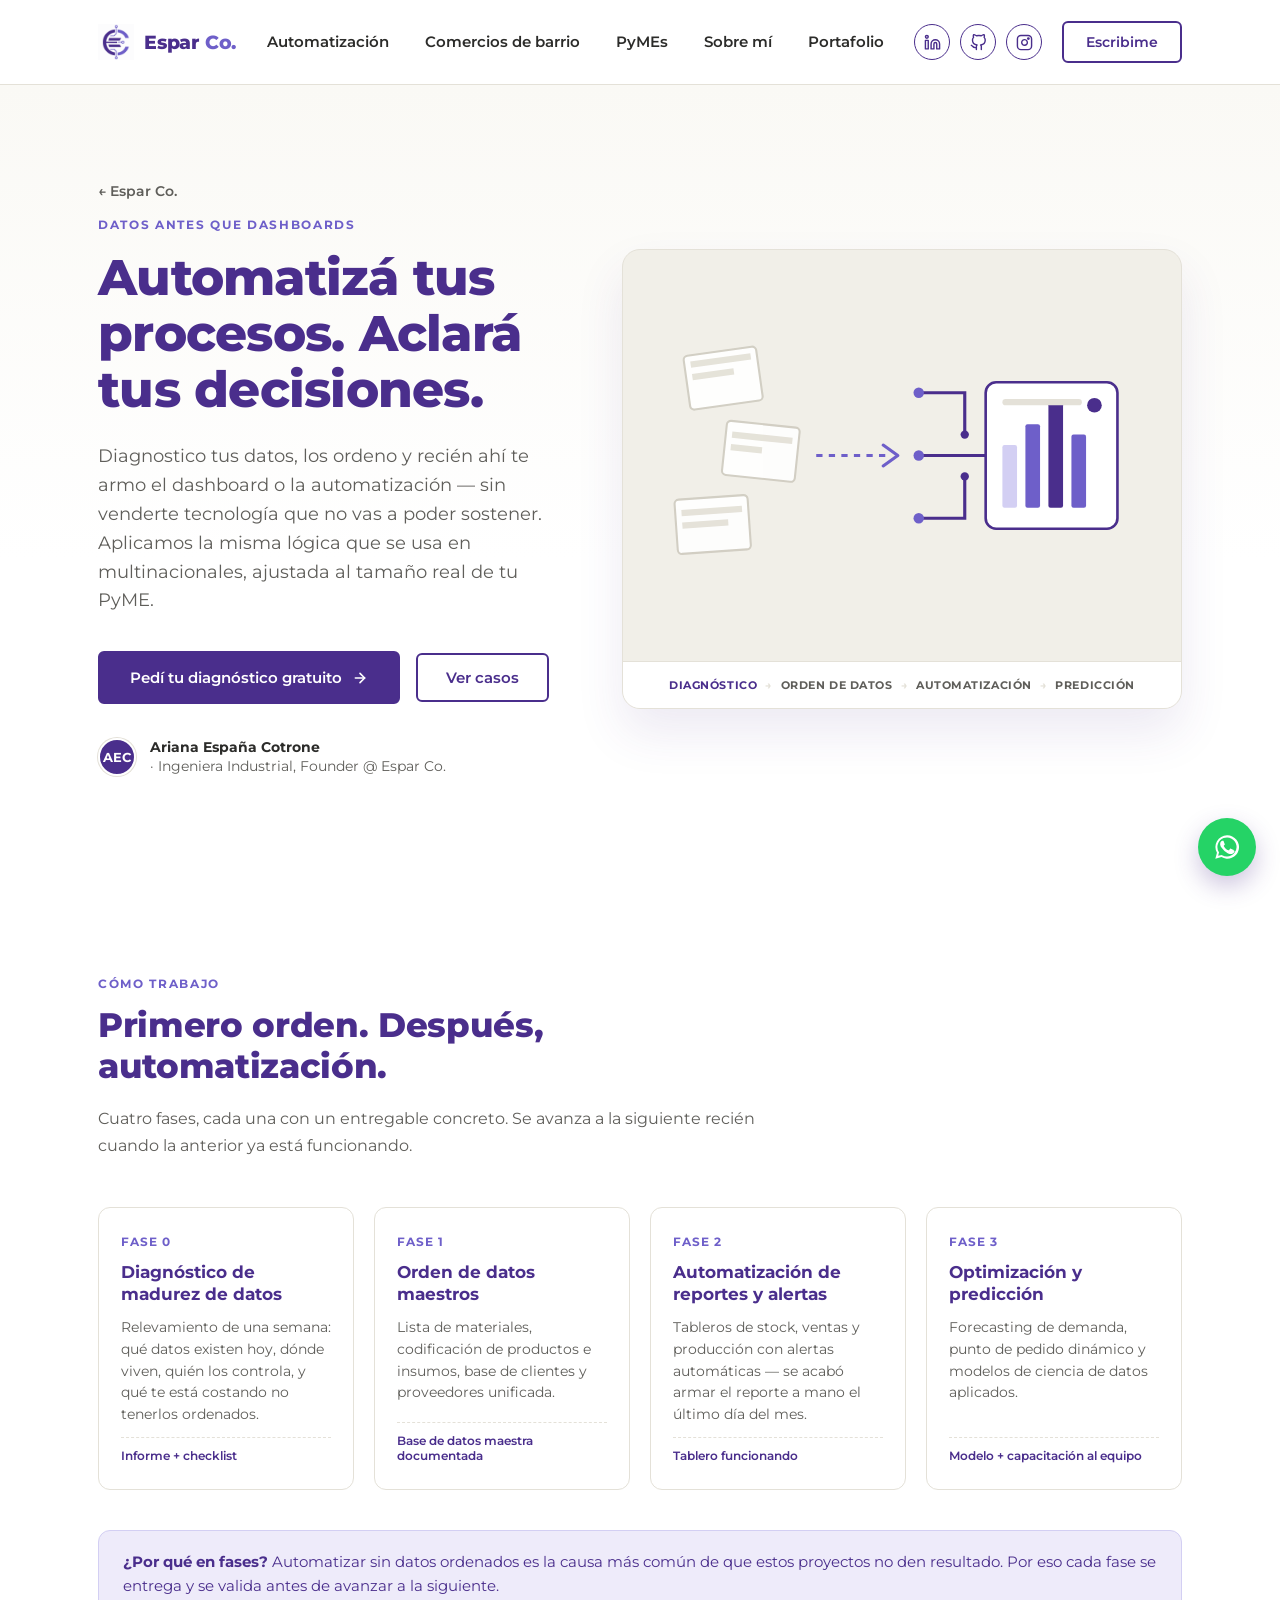
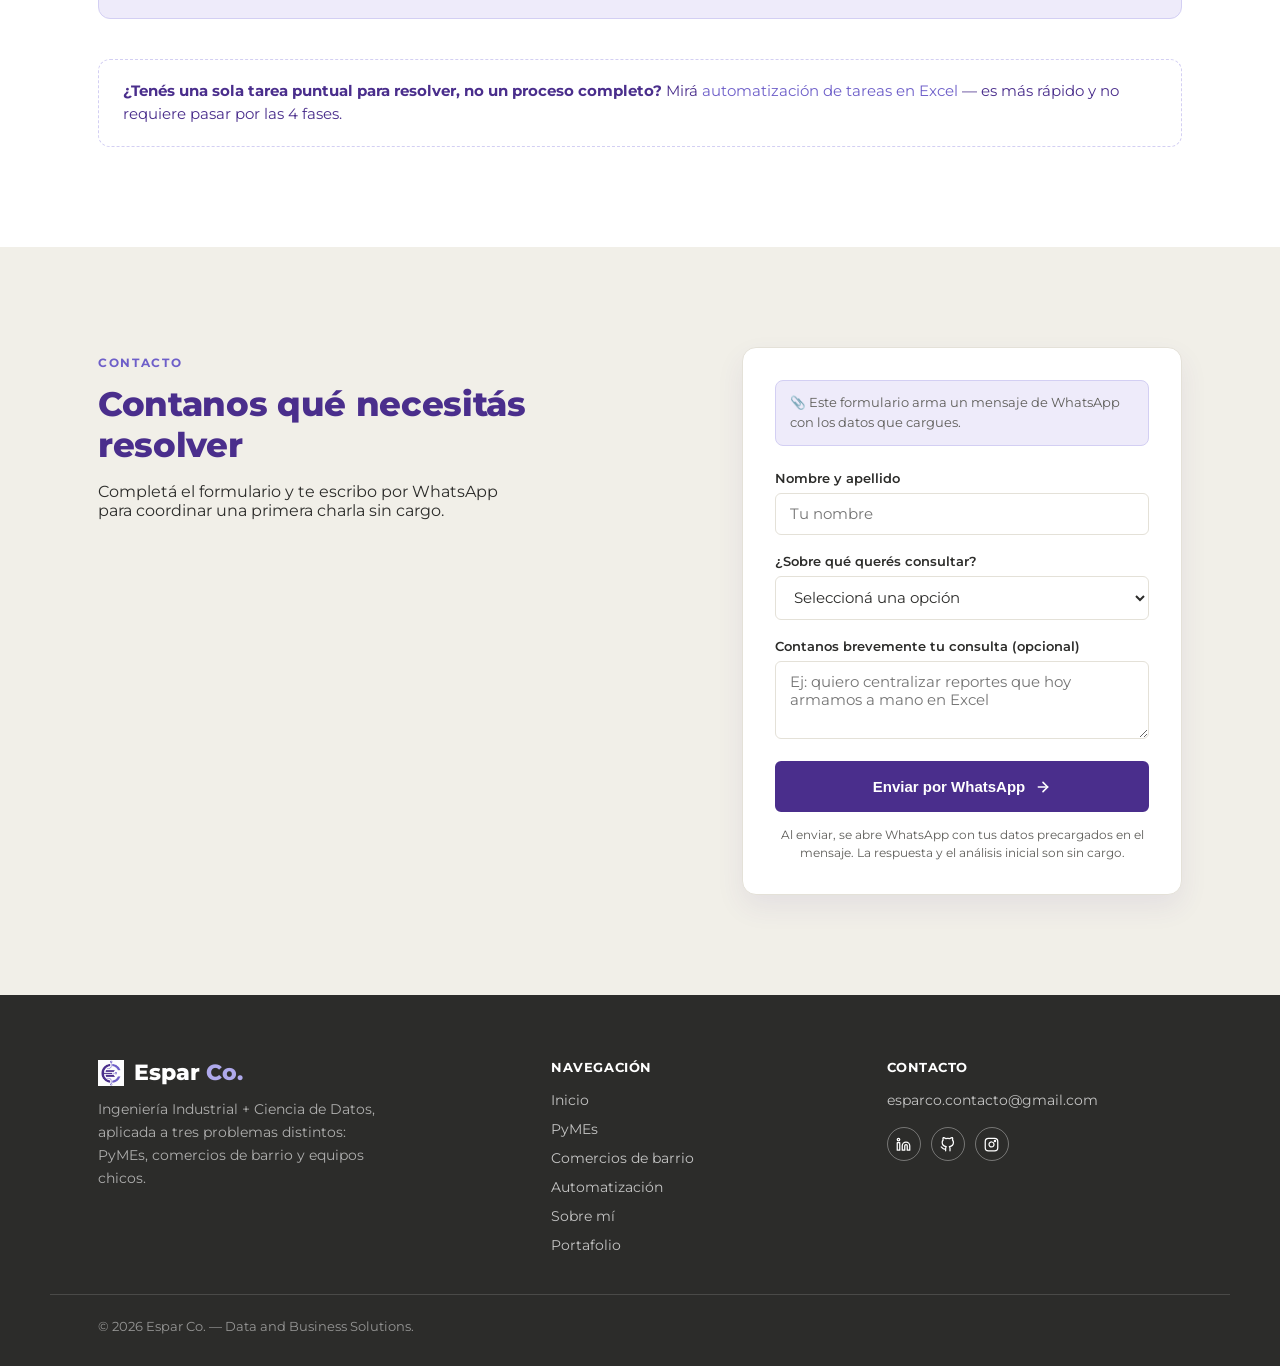
<file: pymes/index.html>
<!doctype html>
<html lang="es-AR">
<head>
<meta charset="utf-8">
<meta name="viewport" content="width=device-width, initial-scale=1">
<title>PyMEs — Espar Co.</title>
<meta name="description" content="Espar Co.: consultoría de datos para PyMEs argentinas. De Excel disperso y papel a información confiable, en fases.">

<link rel="icon" type="image/png" href="../assets/img/favicon.png">
<link rel="preconnect" href="https://fonts.googleapis.com">
<link rel="preconnect" href="https://fonts.gstatic.com" crossorigin>
<link href="https://fonts.googleapis.com/css2?family=Montserrat:wght@400;500;600;700;800&display=swap" rel="stylesheet">
<link rel="stylesheet" href="../assets/css/style.css">

</head>
<body id="top">

<header class="site-header">
  <div class="container">
    <a class="logo-link" href="../" aria-label="Espar Co. — inicio">
      <img src="../assets/img/logo-icon.png" alt="">
      <span class="logo-wordmark">Espar <em>Co.</em></span>
    </a>

    <nav class="main-nav" aria-label="Navegación principal">
      <a class="nav-link" href="../automatizaciones/">Automatización</a>
      <a class="nav-link" href="../comercios/">Comercios de barrio</a>
      <a class="nav-link" href="../pymes/">PyMEs</a>
      <a class="nav-link" href="../sobre-mi/">Sobre mí</a>
      <a class="nav-link" href="../proyectos/">Portafolio</a>
    </nav>

    <div class="header-actions">
      <div class="social-icons">
        <a class="icon-btn" href="https://www.linkedin.com/in/arianaecotrone/" target="_blank" rel="noopener" aria-label="LinkedIn">
          <svg viewBox="0 0 24 24" fill="none" stroke="currentColor" stroke-width="2" stroke-linecap="round" stroke-linejoin="round"><path d="M16 8a6 6 0 0 1 6 6v7h-4v-7a2 2 0 0 0-4 0v7h-4v-7a6 6 0 0 1 6-6z"></path><rect x="2" y="9" width="4" height="12"></rect><circle cx="4" cy="4" r="2"></circle></svg>
        </a>
        <a class="icon-btn" href="https://github.com/arianacotrone" target="_blank" rel="noopener" aria-label="GitHub">
          <svg viewBox="0 0 24 24" fill="none" stroke="currentColor" stroke-width="2" stroke-linecap="round" stroke-linejoin="round"><path d="M9 19c-5 1.5-5-2.5-7-3m14 6v-3.87a3.37 3.37 0 0 0-.94-2.61c3.14-.35 6.44-1.54 6.44-7A5.44 5.44 0 0 0 20 4.77 5.07 5.07 0 0 0 19.91 1S18.73.65 16 2.48a13.38 13.38 0 0 0-7 0C6.27.65 5.09 1 5.09 1A5.07 5.07 0 0 0 5 4.77a5.44 5.44 0 0 0-1.5 3.78c0 5.42 3.3 6.61 6.44 7A3.37 3.37 0 0 0 9 18.13V22"></path></svg>
        </a>
        <a class="icon-btn" href="https://www.instagram.com/esparco.data/" target="_blank" rel="noopener" aria-label="Instagram">
          <svg viewBox="0 0 24 24" fill="none" stroke="currentColor" stroke-width="2" stroke-linecap="round" stroke-linejoin="round"><rect x="2" y="2" width="20" height="20" rx="5" ry="5"></rect><path d="M16 11.37A4 4 0 1 1 12.63 8 4 4 0 0 1 16 11.37z"></path><circle cx="17.5" cy="6.5" r="1"></circle></svg>
        </a>
      </div>
      <a class="btn-outline btn-sm" href="https://wa.me/5491141889724?text=Hola%2C%20quiero%20hacer%20una%20consulta" target="_blank" rel="noopener">Escribime</a>
      <button class="nav-toggle" type="button" aria-label="Abrir menú" aria-expanded="false">
        <svg width="20" height="20" viewBox="0 0 24 24" fill="none" stroke="currentColor" stroke-width="2.2" stroke-linecap="round" stroke-linejoin="round"><line x1="3" y1="6" x2="21" y2="6"></line><line x1="3" y1="12" x2="21" y2="12"></line><line x1="3" y1="18" x2="21" y2="18"></line></svg>
      </button>
    </div>
  </div>
</header>

<main>

  <section class="hero">
    <div class="container">
      <div>
        <a class="back-link" href="../">&larr; Espar Co.</a>
        <div class="eyebrow">Datos antes que dashboards</div>
        <h1>Automatizá tus procesos. Aclará tus decisiones.</h1>
        <p class="lede">
          Diagnostico tus datos, los ordeno y recién ahí te armo el dashboard o la automatización — sin venderte
          tecnología que no vas a poder sostener. Aplicamos la misma lógica que se usa en multinacionales, ajustada al tamaño real de tu PyME.
        </p>
        <div class="hero-ctas">
          <a class="btn-primary" href="#contacto">Pedí tu diagnóstico gratuito
            <svg width="16" height="16" viewBox="0 0 24 24" fill="none" stroke="currentColor" stroke-width="2.4" stroke-linecap="round" stroke-linejoin="round"><line x1="5" y1="12" x2="19" y2="12"></line><polyline points="12 5 19 12 12 19"></polyline></svg>
          </a>
          <a class="btn-outline" href="../proyectos/">Ver casos</a>
        </div>
        <div class="hero-byline">
          <a href="../sobre-mi/"><span class="avatar-badge">AEC</span></a>
          <div class="hero-byline-text">
            <a href="../sobre-mi/"><strong>Ariana España Cotrone</strong></a><br> · Ingeniera Industrial, Founder @ Espar Co.
          </div>
        </div>
      </div>

      <div class="hero-panel">
        <div class="hero-panel-figure">
          <svg viewBox="0 0 480 320" xmlns="http://www.w3.org/2000/svg" role="img" aria-label="De datos dispersos a un flujo de datos ordenado">
            <g opacity="0.9">
              <rect x="34" y="60" width="70" height="52" rx="4" fill="#FFFFFF" stroke="#CFCBC0" stroke-width="2" transform="rotate(-8 69 86)"></rect>
              <rect x="40" y="66" width="58" height="6" fill="#E4E1D8" transform="rotate(-8 69 86)"></rect>
              <rect x="40" y="78" width="40" height="6" fill="#E4E1D8" transform="rotate(-8 69 86)"></rect>
              <rect x="70" y="130" width="70" height="52" rx="4" fill="#FFFFFF" stroke="#CFCBC0" stroke-width="2" transform="rotate(6 105 156)"></rect>
              <rect x="76" y="140" width="58" height="6" fill="#E4E1D8" transform="rotate(6 105 156)"></rect>
              <rect x="76" y="152" width="30" height="6" fill="#E4E1D8" transform="rotate(6 105 156)"></rect>
              <rect x="24" y="200" width="70" height="52" rx="4" fill="#FFFFFF" stroke="#CFCBC0" stroke-width="2" transform="rotate(-4 59 226)"></rect>
              <rect x="30" y="210" width="58" height="6" fill="#E4E1D8" transform="rotate(-4 59 226)"></rect>
              <rect x="30" y="222" width="44" height="6" fill="#E4E1D8" transform="rotate(-4 59 226)"></rect>
            </g>
            <path d="M158 160 H 230" stroke="#6E5FC9" stroke-width="3" stroke-dasharray="6 6"></path>
            <path d="M222 150 L 236 160 L 222 170" fill="none" stroke="#6E5FC9" stroke-width="3" stroke-linecap="round" stroke-linejoin="round"></path>
            <g stroke="#4A2E8C" stroke-width="3" fill="none" stroke-linecap="round">
              <path d="M256 100 H 300 V 140"></path>
              <path d="M256 160 H 320"></path>
              <path d="M256 220 H 300 V 180"></path>
            </g>
            <circle cx="256" cy="100" r="5" fill="#6E5FC9"></circle>
            <circle cx="256" cy="160" r="5" fill="#6E5FC9"></circle>
            <circle cx="256" cy="220" r="5" fill="#6E5FC9"></circle>
            <circle cx="300" cy="140" r="4" fill="#4A2E8C"></circle>
            <circle cx="300" cy="180" r="4" fill="#4A2E8C"></circle>
            <rect x="320" y="90" width="126" height="140" rx="10" fill="#FFFFFF" stroke="#4A2E8C" stroke-width="2.5"></rect>
            <rect x="336" y="150" width="14" height="60" rx="2" fill="#D3CFF3"></rect>
            <rect x="358" y="130" width="14" height="80" rx="2" fill="#6E5FC9"></rect>
            <rect x="380" y="110" width="14" height="100" rx="2" fill="#4A2E8C"></rect>
            <rect x="402" y="140" width="14" height="70" rx="2" fill="#6E5FC9"></rect>
            <circle cx="424" cy="112" r="7" fill="#4A2E8C"></circle>
            <rect x="336" y="106" width="76" height="6" rx="3" fill="#E4E1D8"></rect>
          </svg>
        </div>
        <div class="hero-panel-strip">
          <span class="is-current">Diagnóstico</span><span class="sep">→</span>
          <span>Orden de datos</span><span class="sep">→</span>
          <span>Automatización</span><span class="sep">→</span>
          <span>Predicción</span>
        </div>
      </div>
    </div>
  </section>

  <section class="section-services" id="servicios">
    <div class="container">
      <div class="section-top">
        <div class="eyebrow" style="margin-bottom:14px;">Cómo trabajo</div>
        <h2 class="section-heading">Primero orden. Después, automatización.</h2>
        <p>Cuatro fases, cada una con un entregable concreto. Se avanza a la siguiente recién cuando la anterior ya está funcionando.</p>
      </div>
      <div class="phase-grid">
        <article class="card phase-card">
          <div class="phase-num">Fase 0</div>
          <h3>Diagnóstico de madurez de datos</h3>
          <p>Relevamiento de una semana: qué datos existen hoy, dónde viven, quién los controla, y qué te está costando no tenerlos ordenados.</p>
          <div class="phase-deliverable">Informe + checklist</div>
        </article>
        <article class="card phase-card">
          <div class="phase-num">Fase 1</div>
          <h3>Orden de datos maestros</h3>
          <p>Lista de materiales, codificación de productos e insumos, base de clientes y proveedores unificada.</p>
          <div class="phase-deliverable">Base de datos maestra documentada</div>
        </article>
        <article class="card phase-card">
          <div class="phase-num">Fase 2</div>
          <h3>Automatización de reportes y alertas</h3>
          <p>Tableros de stock, ventas y producción con alertas automáticas — se acabó armar el reporte a mano el último día del mes.</p>
          <div class="phase-deliverable">Tablero funcionando</div>
        </article>
        <article class="card phase-card">
          <div class="phase-num">Fase 3</div>
          <h3>Optimización y predicción</h3>
          <p>Forecasting de demanda, punto de pedido dinámico y modelos de ciencia de datos aplicados.</p>
          <div class="phase-deliverable">Modelo + capacitación al equipo</div>
        </article>
      </div>
      <div class="services-note">
        <strong>¿Por qué en fases?</strong> Automatizar sin datos ordenados es la causa más común de que estos proyectos no den resultado. Por eso cada fase se entrega y se valida antes de avanzar a la siguiente.
      </div>
      <div class="services-note" style="background:var(--white);border-style:dashed;">
        <strong>¿Tenés una sola tarea puntual para resolver, no un proceso completo?</strong> Mirá <a href="../automatizaciones/">automatización de tareas en Excel</a> — es más rápido y no requiere pasar por las 4 fases.
      </div>
    </div>
  </section>

  <section class="section-contact" id="contacto">
    <div class="container contact-grid">
      <div class="contact-intro">
        <div class="eyebrow" style="margin-bottom:14px;">Contacto</div>
        <h2 class="section-heading">Contanos qué necesitás resolver</h2>
        <p class="about-copy" style="max-width:420px;">Completá el formulario y te escribo por WhatsApp para coordinar una primera charla sin cargo.</p>
      </div>
      <div class="form-card">
        <div class="form-note">📎 Este formulario arma un mensaje de WhatsApp con los datos que cargues.</div>
        <form id="contacto-form" data-intro="Hola, quiero hacer una consulta sobre servicios de datos para mi PyME.">
          <div class="field">
            <label for="nombre">Nombre y apellido</label>
            <input type="text" id="nombre" name="nombre" placeholder="Tu nombre" required>
          </div>
          <div class="field">
            <label for="area">¿Sobre qué querés consultar?</label>
            <select id="area" name="area" required>
              <option value="">Seleccioná una opción</option>
              <option value="No sé bien qué datos tengo ordenados (diagnóstico inicial)">No sé bien qué datos tengo ordenados (diagnóstico inicial)</option>
              <option value="Tengo todo en Excel o papel y quiero ordenarlo">Tengo todo en Excel o papel y quiero ordenarlo</option>
              <option value="Quiero automatizar reportes o alertas">Quiero automatizar reportes o alertas</option>
              <option value="Quiero predecir demanda / optimizar decisiones">Quiero predecir demanda / optimizar decisiones</option>
              <option value="Otra consulta">Otra consulta</option>
            </select>
          </div>
          <div class="field">
            <label for="detalle">Contanos brevemente tu consulta (opcional)</label>
            <textarea id="detalle" name="detalle" rows="3" placeholder="Ej: quiero centralizar reportes que hoy armamos a mano en Excel"></textarea>
          </div>
          <button type="submit" class="btn-primary" style="width:100%;justify-content:center;">Enviar por WhatsApp
            <svg width="16" height="16" viewBox="0 0 24 24" fill="none" stroke="currentColor" stroke-width="2.4" stroke-linecap="round" stroke-linejoin="round"><line x1="5" y1="12" x2="19" y2="12"></line><polyline points="12 5 19 12 12 19"></polyline></svg>
          </button>
          <div class="form-disclaimer">Al enviar, se abre WhatsApp con tus datos precargados en el mensaje. La respuesta y el análisis inicial son sin cargo.</div>
        </form>
      </div>
    </div>
  </section>

</main>

<footer class="site-footer">
  <div class="container footer-grid">
    <div>
      <a class="footer-brand-link" href="../" aria-label="Volver arriba">
        <img src="../assets/img/logo-icon.png" alt="" class="footer-brand-icon">
        <span class="footer-brand">Espar <span>Co.</span></span>
      </a>
      <p class="footer-tagline">
        Ingeniería Industrial + Ciencia de Datos, aplicada a tres problemas distintos: PyMEs, comercios de barrio y equipos chicos.
      </p>
    </div>
    <div>
      <div class="footer-col-title">Navegación</div>
      <div class="footer-links">
        <a href="../">Inicio</a>
        <a href="../pymes/">PyMEs</a>
        <a href="../comercios/">Comercios de barrio</a>
        <a href="../automatizaciones/">Automatización</a>
        <a href="../sobre-mi/">Sobre mí</a>
        <a href="../proyectos/">Portafolio</a>
      </div>
    </div>
    <div>
      <div class="footer-col-title">Contacto</div>
      <p class="footer-contact-email">esparco.contacto@gmail.com</p>
      <div class="footer-social">
        <a href="https://www.linkedin.com/in/arianaecotrone/" target="_blank" rel="noopener" aria-label="LinkedIn">
          <svg viewBox="0 0 24 24" fill="none" stroke="currentColor" stroke-width="2" stroke-linecap="round" stroke-linejoin="round"><path d="M16 8a6 6 0 0 1 6 6v7h-4v-7a2 2 0 0 0-4 0v7h-4v-7a6 6 0 0 1 6-6z"></path><rect x="2" y="9" width="4" height="12"></rect><circle cx="4" cy="4" r="2"></circle></svg>
        </a>
        <a href="https://github.com/arianacotrone" target="_blank" rel="noopener" aria-label="GitHub">
          <svg viewBox="0 0 24 24" fill="none" stroke="currentColor" stroke-width="2" stroke-linecap="round" stroke-linejoin="round"><path d="M9 19c-5 1.5-5-2.5-7-3m14 6v-3.87a3.37 3.37 0 0 0-.94-2.61c3.14-.35 6.44-1.54 6.44-7A5.44 5.44 0 0 0 20 4.77 5.07 5.07 0 0 0 19.91 1S18.73.65 16 2.48a13.38 13.38 0 0 0-7 0C6.27.65 5.09 1 5.09 1A5.07 5.07 0 0 0 5 4.77a5.44 5.44 0 0 0-1.5 3.78c0 5.42 3.3 6.61 6.44 7A3.37 3.37 0 0 0 9 18.13V22"></path></svg>
        </a>
        <a href="https://www.instagram.com/esparco.data/" target="_blank" rel="noopener" aria-label="Instagram">
          <svg viewBox="0 0 24 24" fill="none" stroke="currentColor" stroke-width="2" stroke-linecap="round" stroke-linejoin="round"><rect x="2" y="2" width="20" height="20" rx="5" ry="5"></rect><path d="M16 11.37A4 4 0 1 1 12.63 8 4 4 0 0 1 16 11.37z"></path><circle cx="17.5" cy="6.5" r="1"></circle></svg>
        </a>
      </div>
    </div>
  </div>
  <div class="container footer-bottom">
    <p>© 2026 Espar Co. — Data and Business Solutions.</p>
  </div>
</footer>

<a class="fab-whatsapp" href="https://wa.me/5491141889724?text=Hola%2C%20quiero%20hacer%20una%20consulta%20sobre%20servicios%20de%20datos%20para%20mi%20PyME" target="_blank" rel="noopener" aria-label="Escribinos por WhatsApp">
  <span class="fab-whatsapp-icon-wrap">
    <svg class="fab-whatsapp-icon" viewBox="0 0 24 24" fill="#fff"><path d="M17.5 14.4c-.3-.2-1.8-.9-2.1-1s-.5-.1-.7.1-.8 1-.9 1.2-.3.2-.6.1a7.9 7.9 0 0 1-2.3-1.4 8.6 8.6 0 0 1-1.6-2c-.2-.3 0-.5.1-.6l.4-.5.3-.4a.5.5 0 0 0 0-.5c-.1-.1-.7-1.6-.9-2.2s-.5-.5-.7-.5h-.6a1.1 1.1 0 0 0-.8.4 3.4 3.4 0 0 0-1 2.5 6 6 0 0 0 1.3 3.1 13.6 13.6 0 0 0 5.2 4.6c.7.3 1.3.5 1.7.6a4.1 4.1 0 0 0 1.9.1 3.1 3.1 0 0 0 2-1.4 2.5 2.5 0 0 0 .2-1.4c-.1-.1-.3-.2-.6-.3z"/><path d="M12 2a10 10 0 0 0-8.6 15L2 22l5.2-1.4A10 10 0 1 0 12 2zm0 18.2a8.2 8.2 0 0 1-4.2-1.2l-.3-.2-3.1.8.8-3-.2-.3a8.2 8.2 0 1 1 7 3.9z"/></svg>
  </span>
  <span class="fab-whatsapp-label">Escribinos por WhatsApp</span>
</a>

<script src="../assets/js/main.js"></script>
<script src="../assets/js/contacto.js"></script>

</body>
</html>
</file>
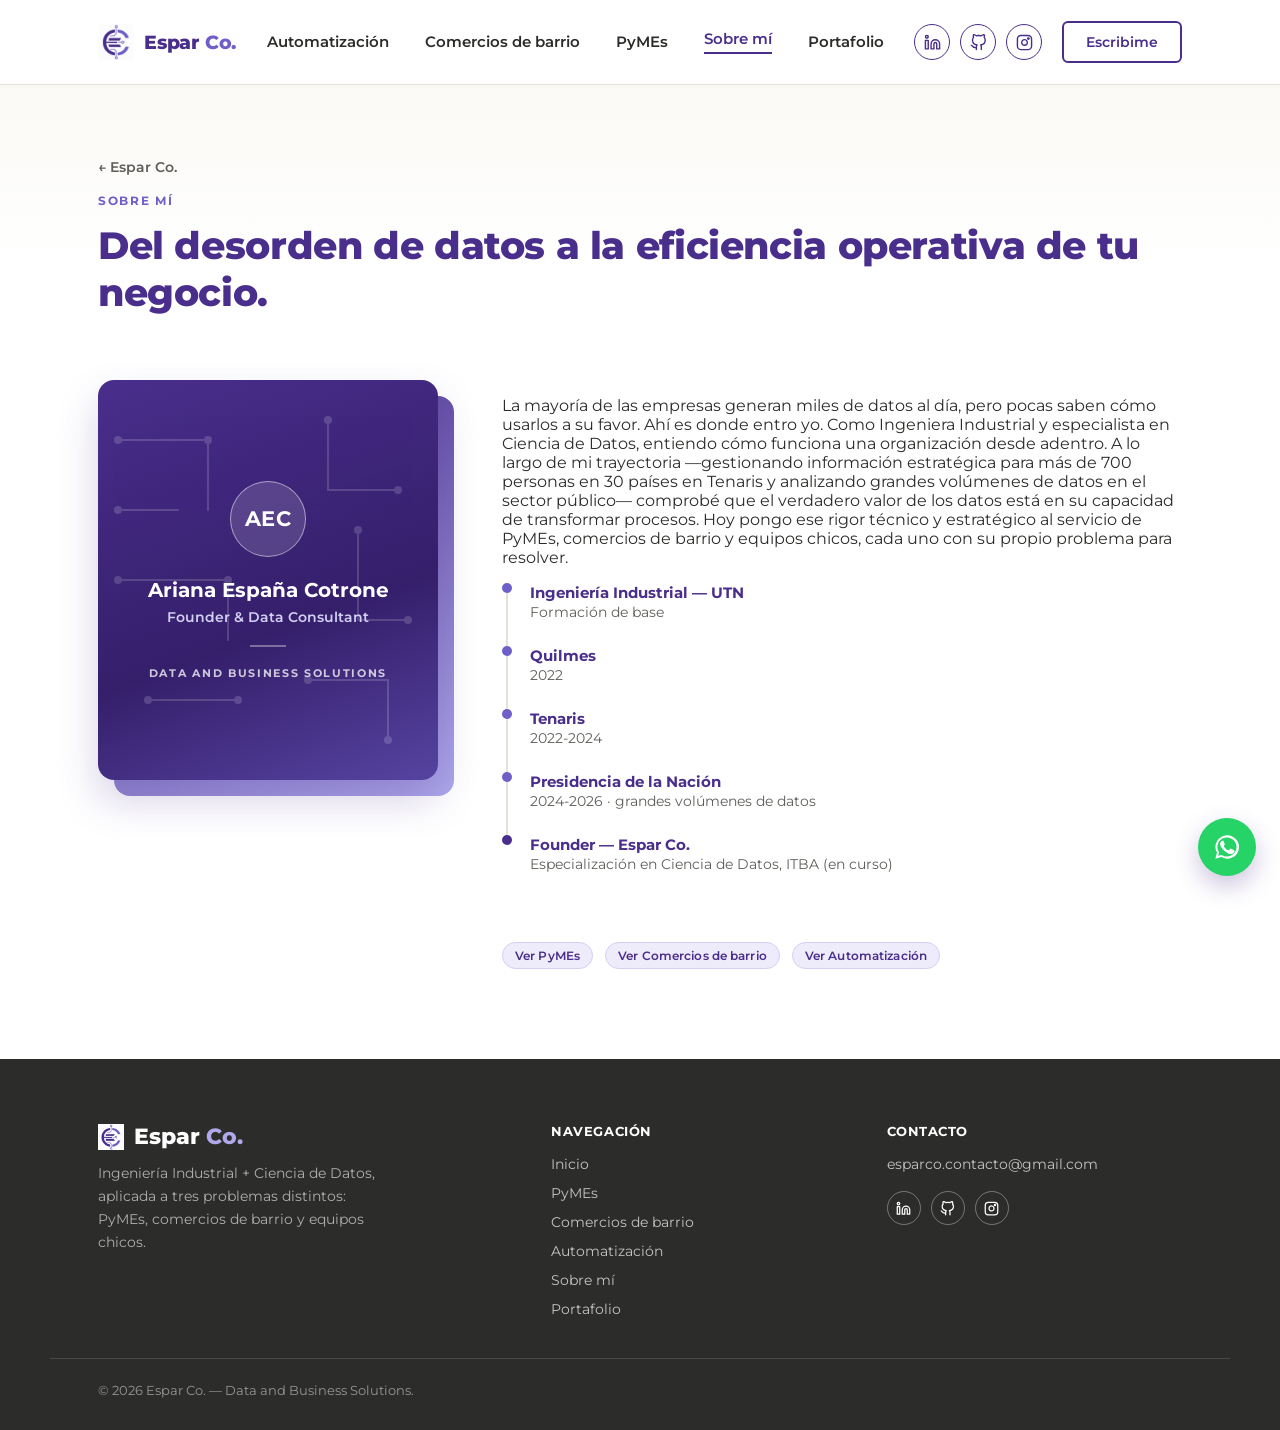
<file: sobre-mi/index.html>
<!doctype html>
<html lang="es-AR">
<head>
<meta charset="utf-8">
<meta name="viewport" content="width=device-width, initial-scale=1">
<title>Sobre mí — Espar Co.</title>
<meta name="description" content="Ariana España Cotrone — Ingeniera Industrial y especialista en Ciencia de Datos. Founder de Espar Co.">

<link rel="icon" type="image/png" href="../assets/img/favicon.png">
<link rel="preconnect" href="https://fonts.googleapis.com">
<link rel="preconnect" href="https://fonts.gstatic.com" crossorigin>
<link href="https://fonts.googleapis.com/css2?family=Montserrat:wght@400;500;600;700;800&display=swap" rel="stylesheet">
<link rel="stylesheet" href="../assets/css/style.css">

</head>
<body id="top">

<header class="site-header">
  <div class="container">
    <a class="logo-link" href="../" aria-label="Espar Co. — inicio">
      <img src="../assets/img/logo-icon.png" alt="">
      <span class="logo-wordmark">Espar <em>Co.</em></span>
    </a>

    <nav class="main-nav" aria-label="Navegación principal">
      <a class="nav-link" href="../automatizaciones/">Automatización</a>
      <a class="nav-link" href="../comercios/">Comercios de barrio</a>
      <a class="nav-link" href="../pymes/">PyMEs</a>
      <a class="nav-link is-active" href="../sobre-mi/">Sobre mí</a>
      <a class="nav-link" href="../proyectos/">Portafolio</a>
    </nav>

    <div class="header-actions">
      <div class="social-icons">
        <a class="icon-btn" href="https://www.linkedin.com/in/arianaecotrone/" target="_blank" rel="noopener" aria-label="LinkedIn">
          <svg viewBox="0 0 24 24" fill="none" stroke="currentColor" stroke-width="2" stroke-linecap="round" stroke-linejoin="round"><path d="M16 8a6 6 0 0 1 6 6v7h-4v-7a2 2 0 0 0-4 0v7h-4v-7a6 6 0 0 1 6-6z"></path><rect x="2" y="9" width="4" height="12"></rect><circle cx="4" cy="4" r="2"></circle></svg>
        </a>
        <a class="icon-btn" href="https://github.com/arianacotrone" target="_blank" rel="noopener" aria-label="GitHub">
          <svg viewBox="0 0 24 24" fill="none" stroke="currentColor" stroke-width="2" stroke-linecap="round" stroke-linejoin="round"><path d="M9 19c-5 1.5-5-2.5-7-3m14 6v-3.87a3.37 3.37 0 0 0-.94-2.61c3.14-.35 6.44-1.54 6.44-7A5.44 5.44 0 0 0 20 4.77 5.07 5.07 0 0 0 19.91 1S18.73.65 16 2.48a13.38 13.38 0 0 0-7 0C6.27.65 5.09 1 5.09 1A5.07 5.07 0 0 0 5 4.77a5.44 5.44 0 0 0-1.5 3.78c0 5.42 3.3 6.61 6.44 7A3.37 3.37 0 0 0 9 18.13V22"></path></svg>
        </a>
        <a class="icon-btn" href="https://www.instagram.com/esparco.data/" target="_blank" rel="noopener" aria-label="Instagram">
          <svg viewBox="0 0 24 24" fill="none" stroke="currentColor" stroke-width="2" stroke-linecap="round" stroke-linejoin="round"><rect x="2" y="2" width="20" height="20" rx="5" ry="5"></rect><path d="M16 11.37A4 4 0 1 1 12.63 8 4 4 0 0 1 16 11.37z"></path><circle cx="17.5" cy="6.5" r="1"></circle></svg>
        </a>
      </div>
      <a class="btn-outline btn-sm" href="https://wa.me/5491141889724?text=Hola%2C%20quiero%20hacer%20una%20consulta" target="_blank" rel="noopener">Escribime</a>
      <button class="nav-toggle" type="button" aria-label="Abrir menú" aria-expanded="false">
        <svg width="20" height="20" viewBox="0 0 24 24" fill="none" stroke="currentColor" stroke-width="2.2" stroke-linecap="round" stroke-linejoin="round"><line x1="3" y1="6" x2="21" y2="6"></line><line x1="3" y1="12" x2="21" y2="12"></line><line x1="3" y1="18" x2="21" y2="18"></line></svg>
      </button>
    </div>
  </div>
</header>

<main>

  <section class="page-header-about">
    <div class="container">
      <a class="back-link" href="../">&larr; Espar Co.</a>
      <div class="eyebrow" style="margin-bottom:14px;">Sobre mí</div>
      <h1 style="font-size:38px;font-weight:800;color:var(--brand);margin:0 0 14px;letter-spacing:-.01em;">Del desorden de datos a la eficiencia operativa de tu negocio.</h1>
    </div>
  </section>

  <section class="section-about-page">
    <div class="container">

      <div class="founder-card-wrap">
        <div class="founder-card-accent"></div>
        <div class="founder-card">
          <svg class="founder-card-pattern" viewBox="0 0 340 400" xmlns="http://www.w3.org/2000/svg" aria-hidden="true">
            <g stroke="#FFFFFF" stroke-width="2" fill="none" stroke-linecap="round">
              <path d="M20 60 H110 V130"></path>
              <path d="M20 130 H80"></path>
              <path d="M20 200 H130 V260"></path>
              <path d="M230 40 V110 H300"></path>
              <path d="M260 150 V240 H310"></path>
              <path d="M210 300 H290 V360"></path>
              <path d="M50 320 H140"></path>
            </g>
            <g fill="#FFFFFF">
              <circle cx="20" cy="60" r="4"></circle><circle cx="110" cy="60" r="4"></circle>
              <circle cx="20" cy="130" r="4"></circle><circle cx="20" cy="200" r="4"></circle>
              <circle cx="130" cy="200" r="4"></circle><circle cx="230" cy="40" r="4"></circle>
              <circle cx="300" cy="110" r="4"></circle><circle cx="260" cy="150" r="4"></circle>
              <circle cx="310" cy="240" r="4"></circle><circle cx="210" cy="300" r="4"></circle>
              <circle cx="290" cy="360" r="4"></circle><circle cx="50" cy="320" r="4"></circle>
              <circle cx="140" cy="320" r="4"></circle>
            </g>
          </svg>
          <a href="https://www.linkedin.com/in/arianaecotrone/" target="_blank" rel="noopener" aria-label="LinkedIn">
            <div class="founder-badge">AEC</div>
          </a>
          <div class="founder-name-block">
            <div class="founder-name">Ariana España Cotrone</div>
            <div class="founder-role">Founder &amp; Data Consultant</div>
          </div>
          <div class="founder-divider"></div>
          <div class="founder-tagline">Data and Business Solutions</div>
        </div>
      </div>

      <div>
        <p class="about-copy">
          La mayoría de las empresas generan miles de datos al día, pero pocas saben cómo usarlos a su favor. Ahí es donde entro yo.
          Como Ingeniera Industrial y especialista en Ciencia de Datos, entiendo cómo funciona una organización desde adentro. A lo largo de mi trayectoria —gestionando
          información estratégica para más de 700 personas en 30 países en Tenaris y analizando grandes volúmenes de datos en el sector público— comprobé que el verdadero
          valor de los datos está en su capacidad de transformar procesos.
          Hoy pongo ese rigor técnico y estratégico al servicio de PyMEs, comercios de barrio y equipos chicos, cada uno con su propio problema para resolver.
        </p>

        <div class="timeline">
          <div class="timeline-item">
            <div class="timeline-dot-col"><span class="timeline-dot"></span><span class="timeline-line"></span></div>
            <div class="timeline-content">
              <div class="timeline-title">Ingeniería Industrial — UTN</div>
              <div class="timeline-meta">Formación de base</div>
            </div>
          </div>
          <div class="timeline-item">
            <div class="timeline-dot-col"><span class="timeline-dot"></span><span class="timeline-line"></span></div>
            <div class="timeline-content">
              <div class="timeline-title">Quilmes</div>
              <div class="timeline-meta">2022</div>
            </div>
          </div>
          <div class="timeline-item">
            <div class="timeline-dot-col"><span class="timeline-dot"></span><span class="timeline-line"></span></div>
            <div class="timeline-content">
              <div class="timeline-title">Tenaris</div>
              <div class="timeline-meta">2022-2024</div>
            </div>
          </div>
          <div class="timeline-item">
            <div class="timeline-dot-col"><span class="timeline-dot"></span><span class="timeline-line"></span></div>
            <div class="timeline-content">
              <div class="timeline-title">Presidencia de la Nación</div>
              <div class="timeline-meta">2024-2026 · grandes volúmenes de datos</div>
            </div>
          </div>
          <div class="timeline-item">
            <div class="timeline-dot-col"><span class="timeline-dot is-last"></span></div>
            <div class="timeline-content">
              <div class="timeline-title">Founder — Espar Co.</div>
              <div class="timeline-meta">Especialización en Ciencia de Datos, ITBA (en curso)</div>
            </div>
          </div>
        </div>

        <div class="back-paths">
          <a class="pill pill-tool" href="../pymes/">Ver PyMEs</a>
          <a class="pill pill-tool" href="../comercios/">Ver Comercios de barrio</a>
          <a class="pill pill-tool" href="../automatizaciones/">Ver Automatización</a>
        </div>
      </div>

    </div>
  </section>

</main>

<footer class="site-footer">
  <div class="container footer-grid">
    <div>
      <a class="footer-brand-link" href="../" aria-label="Volver arriba">
        <img src="../assets/img/logo-icon.png" alt="" class="footer-brand-icon">
        <span class="footer-brand">Espar <span>Co.</span></span>
      </a>
      <p class="footer-tagline">
        Ingeniería Industrial + Ciencia de Datos, aplicada a tres problemas distintos: PyMEs, comercios de barrio y equipos chicos.
      </p>
    </div>
    <div>
      <div class="footer-col-title">Navegación</div>
      <div class="footer-links">
        <a href="../">Inicio</a>
        <a href="../pymes/">PyMEs</a>
        <a href="../comercios/">Comercios de barrio</a>
        <a href="../automatizaciones/">Automatización</a>
        <a href="../sobre-mi/">Sobre mí</a>
        <a href="../proyectos/">Portafolio</a>
      </div>
    </div>
    <div>
      <div class="footer-col-title">Contacto</div>
      <p class="footer-contact-email">esparco.contacto@gmail.com</p>
      <div class="footer-social">
        <a href="https://www.linkedin.com/in/arianaecotrone/" target="_blank" rel="noopener" aria-label="LinkedIn">
          <svg viewBox="0 0 24 24" fill="none" stroke="currentColor" stroke-width="2" stroke-linecap="round" stroke-linejoin="round"><path d="M16 8a6 6 0 0 1 6 6v7h-4v-7a2 2 0 0 0-4 0v7h-4v-7a6 6 0 0 1 6-6z"></path><rect x="2" y="9" width="4" height="12"></rect><circle cx="4" cy="4" r="2"></circle></svg>
        </a>
        <a href="https://github.com/arianacotrone" target="_blank" rel="noopener" aria-label="GitHub">
          <svg viewBox="0 0 24 24" fill="none" stroke="currentColor" stroke-width="2" stroke-linecap="round" stroke-linejoin="round"><path d="M9 19c-5 1.5-5-2.5-7-3m14 6v-3.87a3.37 3.37 0 0 0-.94-2.61c3.14-.35 6.44-1.54 6.44-7A5.44 5.44 0 0 0 20 4.77 5.07 5.07 0 0 0 19.91 1S18.73.65 16 2.48a13.38 13.38 0 0 0-7 0C6.27.65 5.09 1 5.09 1A5.07 5.07 0 0 0 5 4.77a5.44 5.44 0 0 0-1.5 3.78c0 5.42 3.3 6.61 6.44 7A3.37 3.37 0 0 0 9 18.13V22"></path></svg>
        </a>
        <a href="https://www.instagram.com/esparco.data/" target="_blank" rel="noopener" aria-label="Instagram">
          <svg viewBox="0 0 24 24" fill="none" stroke="currentColor" stroke-width="2" stroke-linecap="round" stroke-linejoin="round"><rect x="2" y="2" width="20" height="20" rx="5" ry="5"></rect><path d="M16 11.37A4 4 0 1 1 12.63 8 4 4 0 0 1 16 11.37z"></path><circle cx="17.5" cy="6.5" r="1"></circle></svg>
        </a>
      </div>
    </div>
  </div>
  <div class="container footer-bottom">
    <p>© 2026 Espar Co. — Data and Business Solutions.</p>
  </div>
</footer>

<a class="fab-whatsapp" href="https://wa.me/5491141889724?text=Hola%2C%20quiero%20hacer%20una%20consulta" target="_blank" rel="noopener" aria-label="Escribinos por WhatsApp">
  <span class="fab-whatsapp-icon-wrap">
    <svg class="fab-whatsapp-icon" viewBox="0 0 24 24" fill="#fff"><path d="M17.5 14.4c-.3-.2-1.8-.9-2.1-1s-.5-.1-.7.1-.8 1-.9 1.2-.3.2-.6.1a7.9 7.9 0 0 1-2.3-1.4 8.6 8.6 0 0 1-1.6-2c-.2-.3 0-.5.1-.6l.4-.5.3-.4a.5.5 0 0 0 0-.5c-.1-.1-.7-1.6-.9-2.2s-.5-.5-.7-.5h-.6a1.1 1.1 0 0 0-.8.4 3.4 3.4 0 0 0-1 2.5 6 6 0 0 0 1.3 3.1 13.6 13.6 0 0 0 5.2 4.6c.7.3 1.3.5 1.7.6a4.1 4.1 0 0 0 1.9.1 3.1 3.1 0 0 0 2-1.4 2.5 2.5 0 0 0 .2-1.4c-.1-.1-.3-.2-.6-.3z"/><path d="M12 2a10 10 0 0 0-8.6 15L2 22l5.2-1.4A10 10 0 1 0 12 2zm0 18.2a8.2 8.2 0 0 1-4.2-1.2l-.3-.2-3.1.8.8-3-.2-.3a8.2 8.2 0 1 1 7 3.9z"/></svg>
  </span>
  <span class="fab-whatsapp-label">Escribinos por WhatsApp</span>
</a>

<script src="../assets/js/main.js"></script>
<script src="../assets/js/contacto.js"></script>

</body>
</html>
</file>
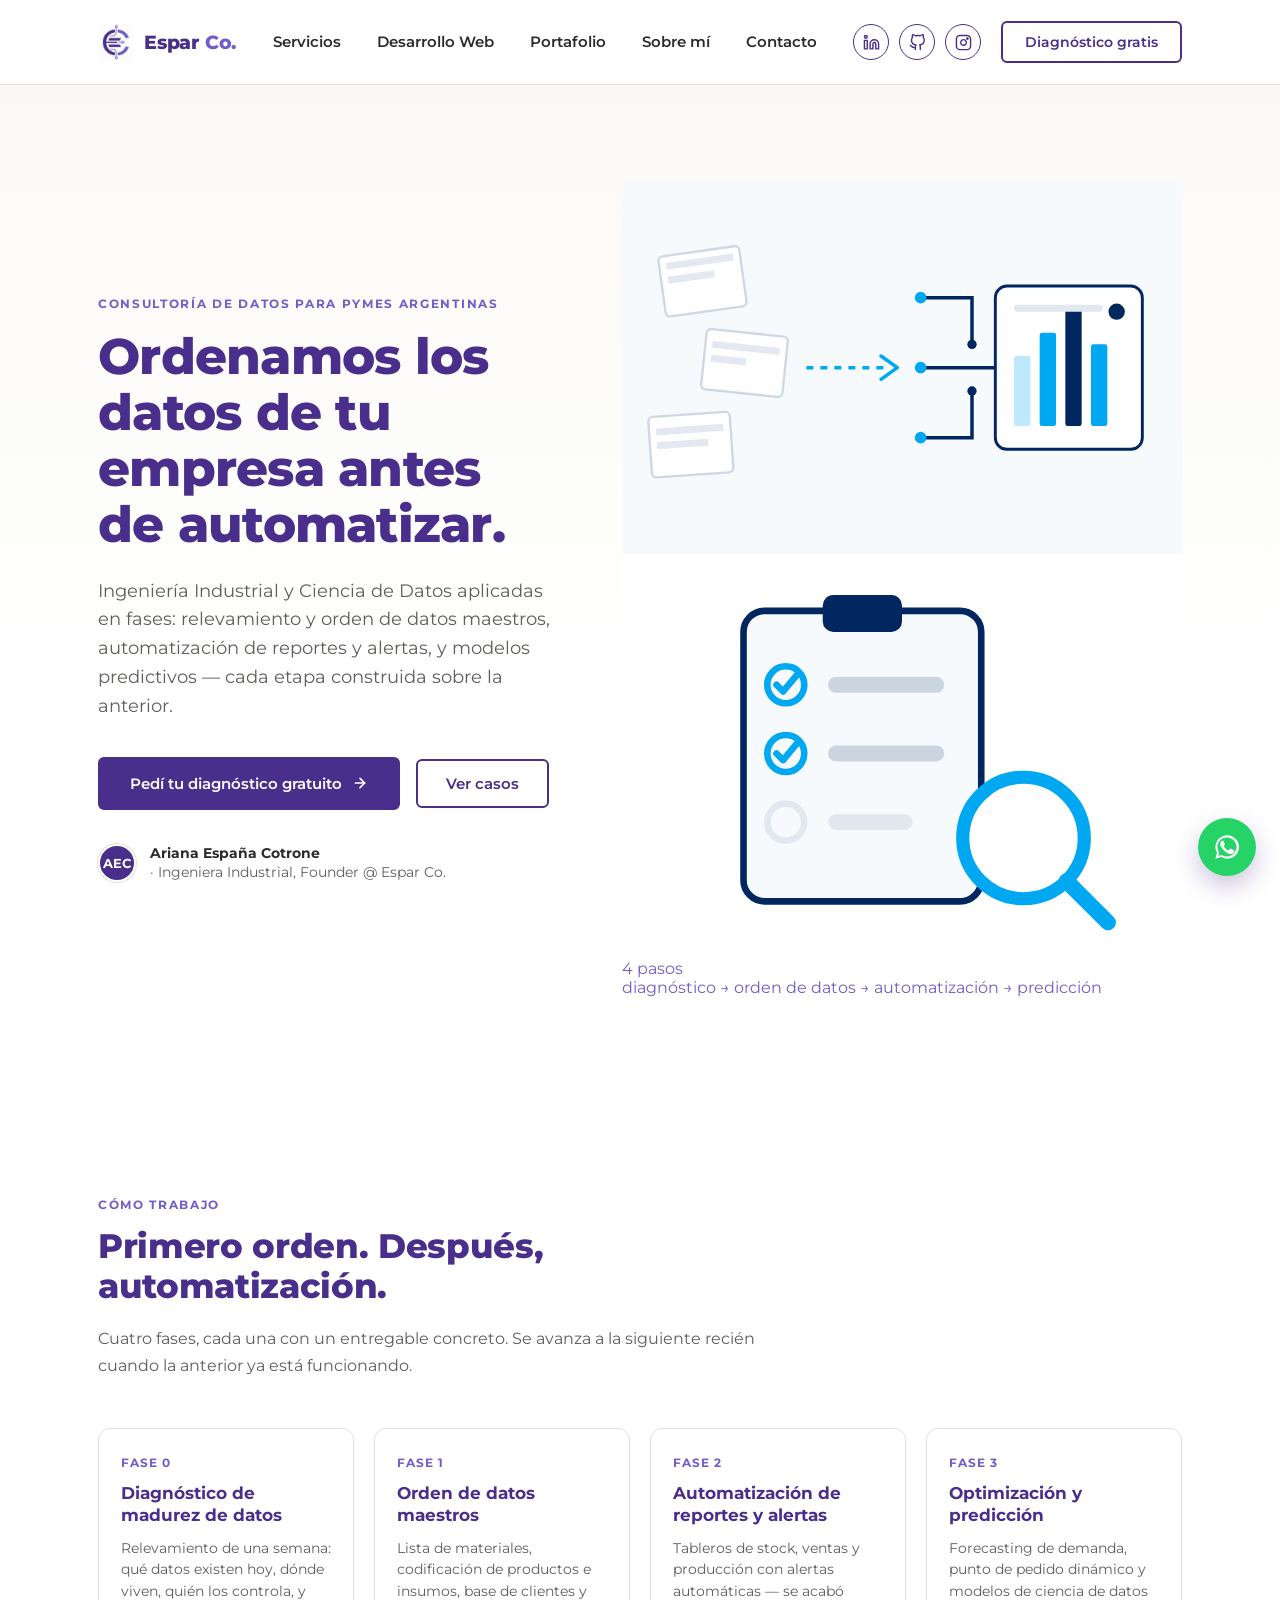
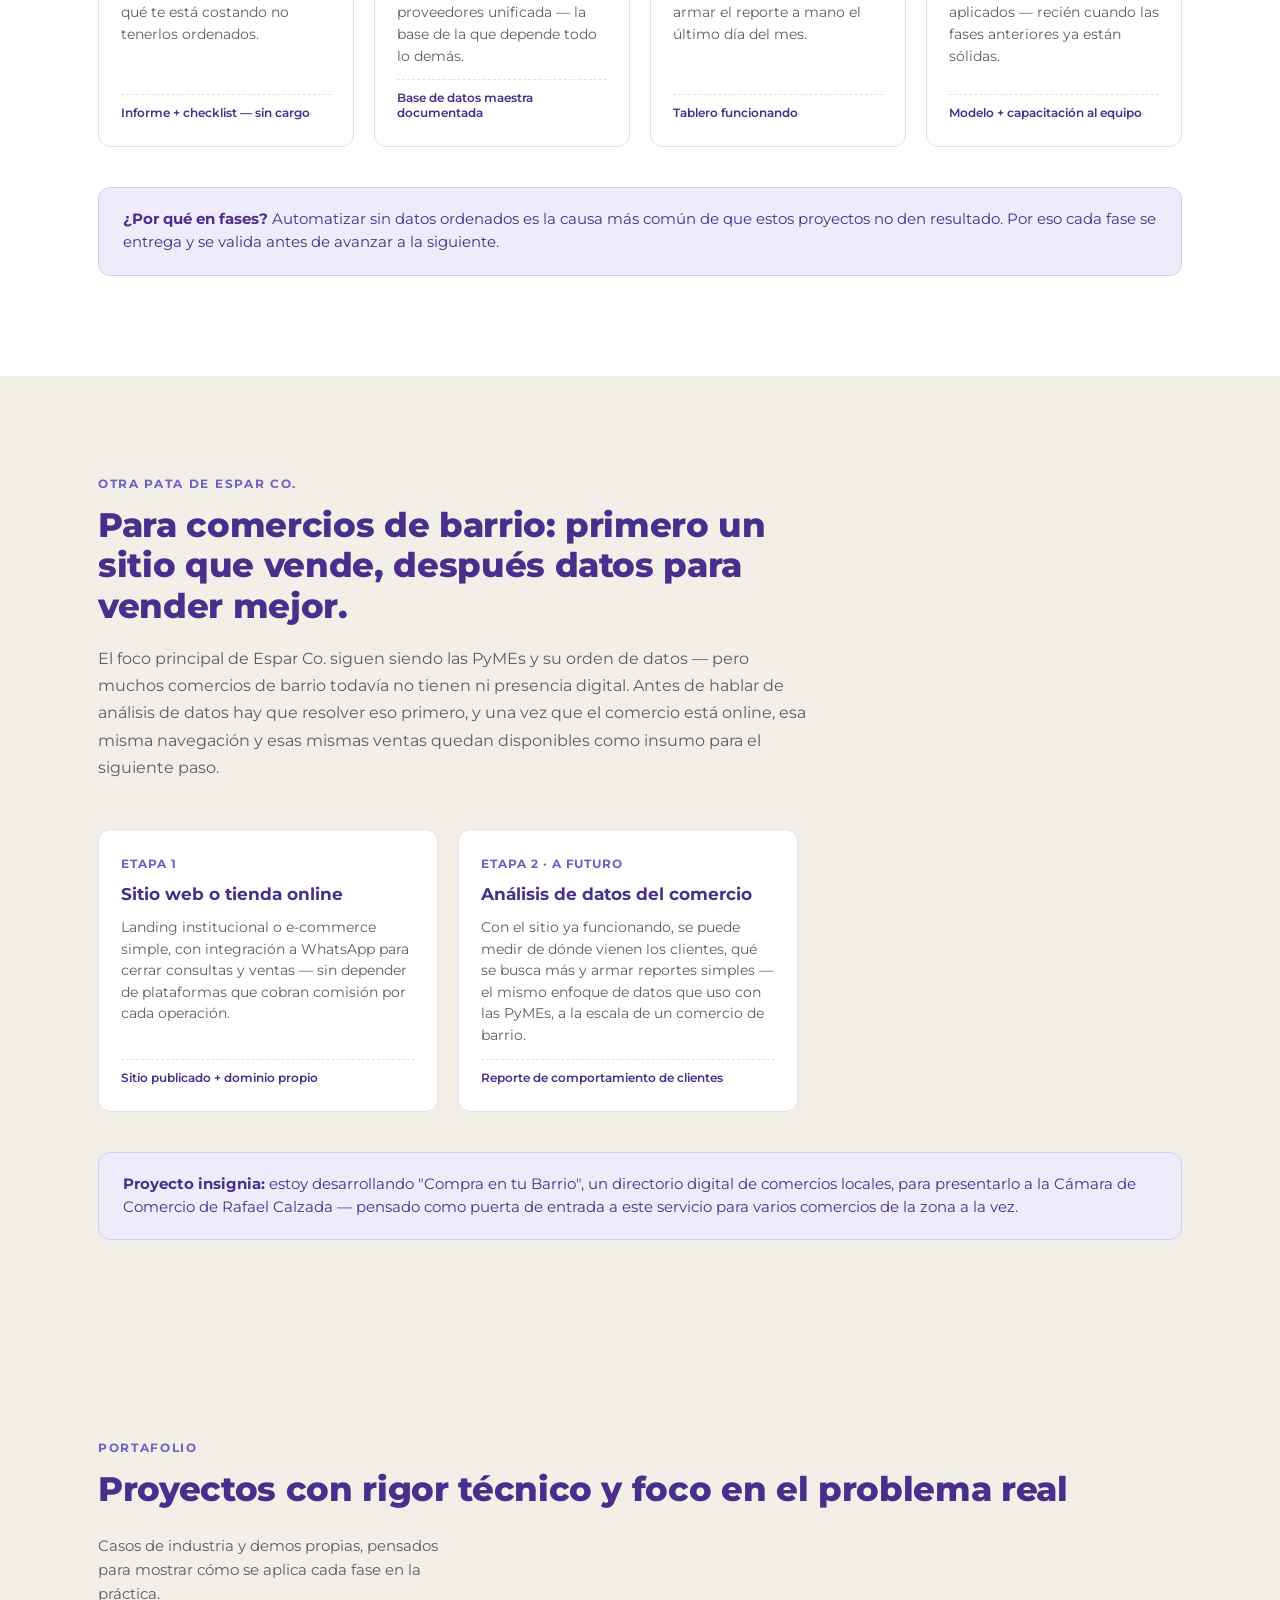
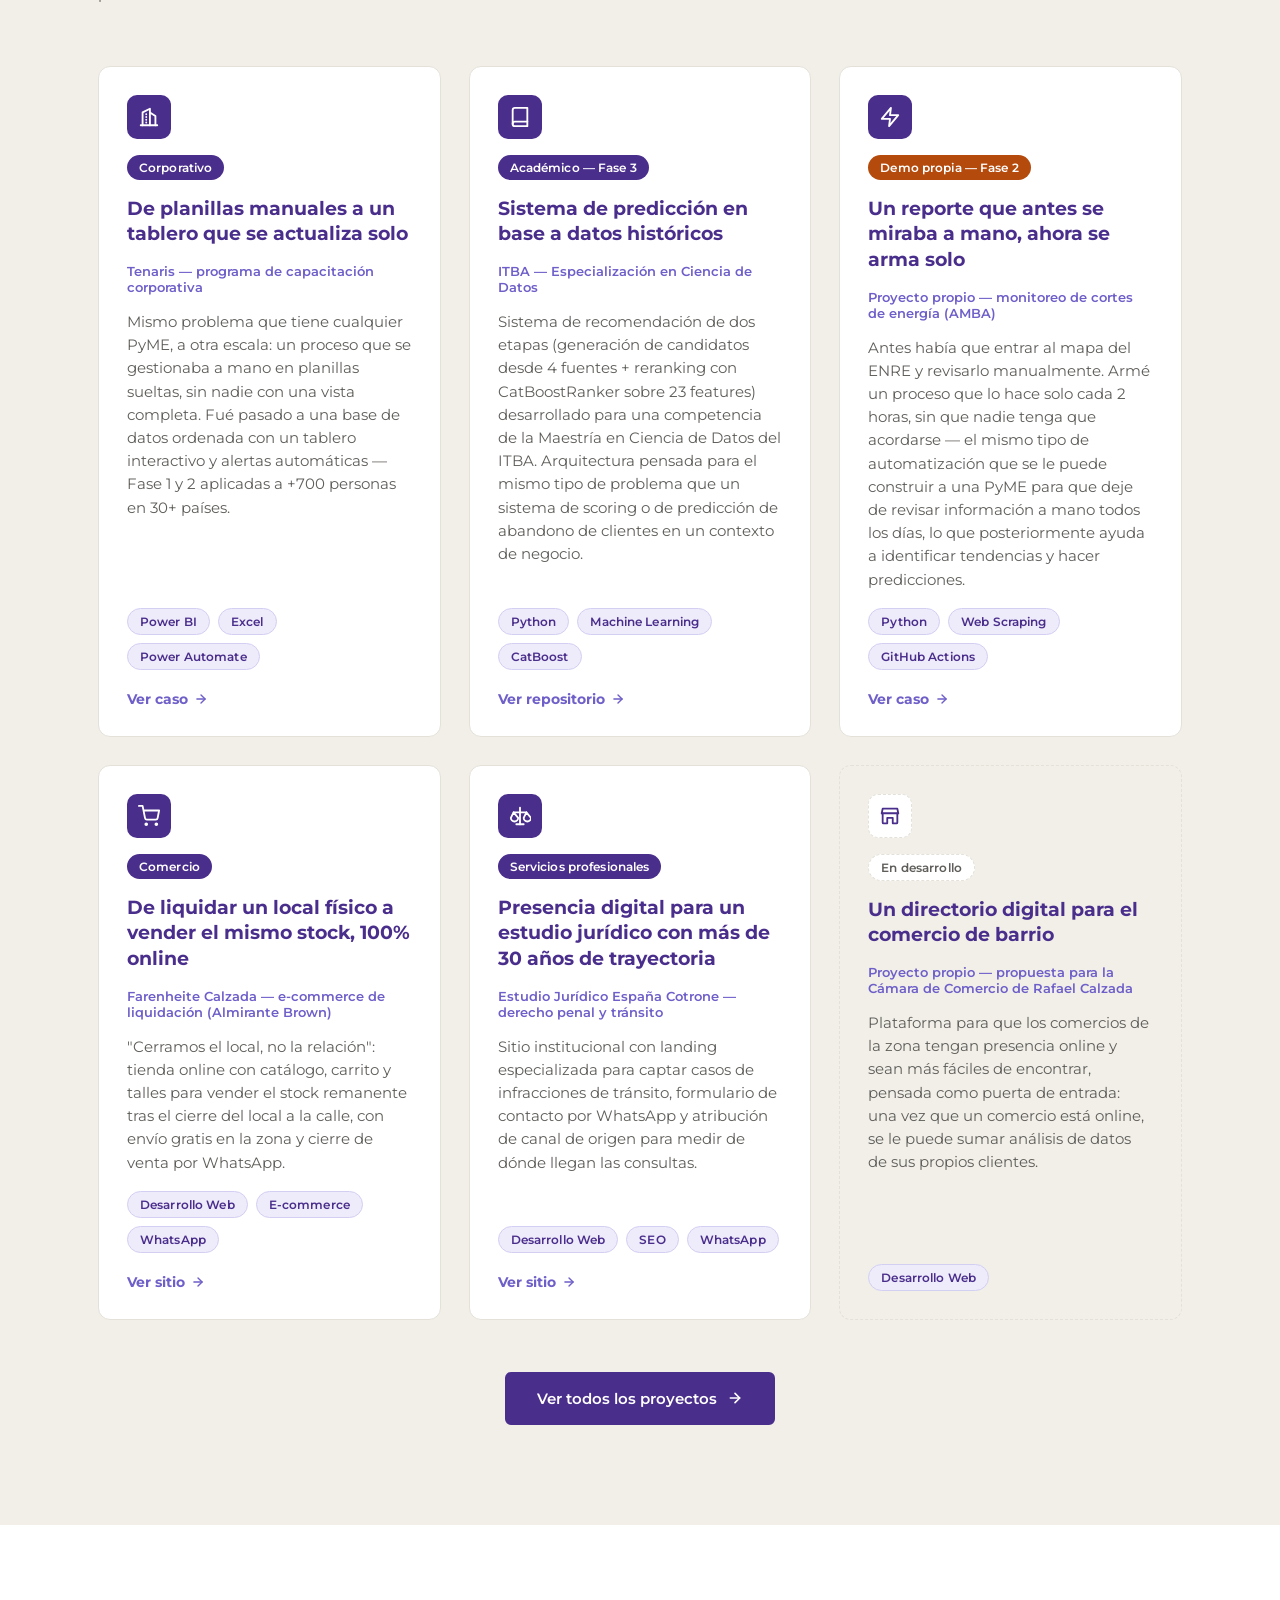
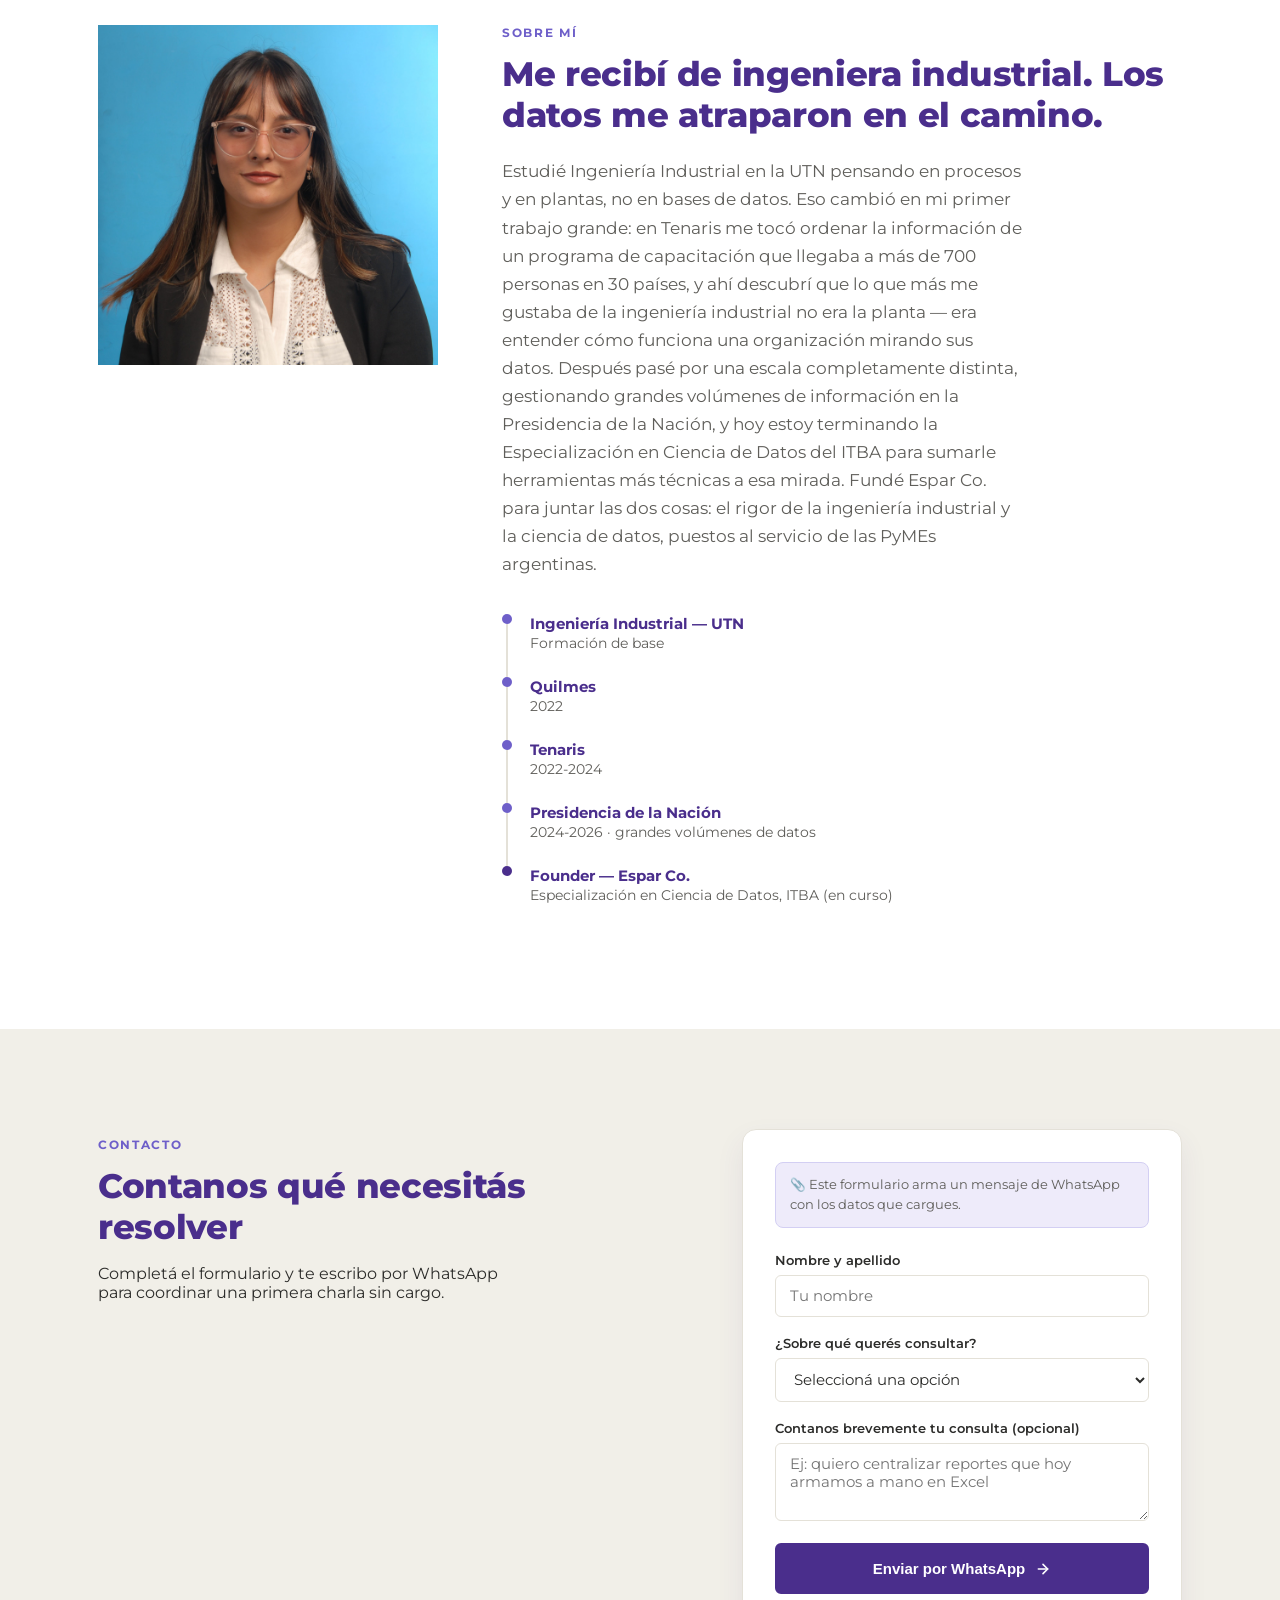
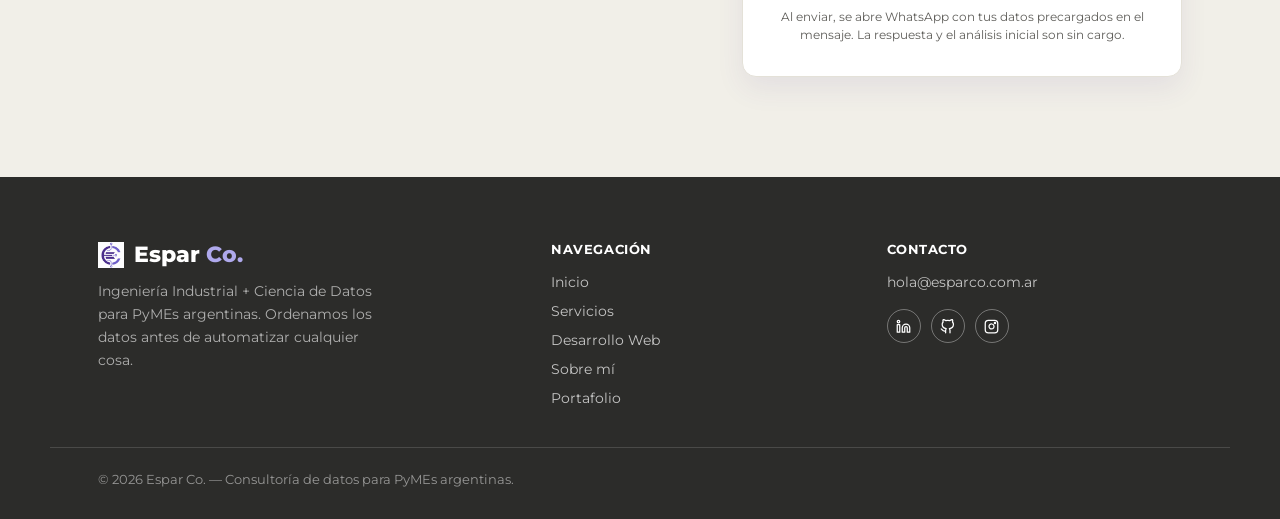
<file: index-RAIZ-del-repo.html>
<!doctype html>
<html lang="es-AR">
<head>
<meta charset="utf-8">
<meta name="viewport" content="width=device-width, initial-scale=1">
<title>Espar Co. — Ordenamos los datos de tu PyME antes de automatizar</title>
<meta name="description" content="Espar Co.: consultoría de datos para PyMEs argentinas. Ingeniería Industrial + Ciencia de Datos para pasar de Excel disperso y papel a información confiable, en fases — sin venderte tecnología que no vas a poder sostener.">

<link rel="icon" type="image/png" href="assets/img/favicon.png">
<link rel="preconnect" href="https://fonts.googleapis.com">
<link rel="preconnect" href="https://fonts.gstatic.com" crossorigin>
<link href="https://fonts.googleapis.com/css2?family=Montserrat:wght@400;500;600;700;800&display=swap" rel="stylesheet">
<link rel="stylesheet" href="assets/css/style.css">
</head>
<body id="top">

<!-- ===== HEADER ===== -->
<header class="site-header">
  <div class="container">
    <a class="logo-link" href="/" aria-label="Espar Co. — inicio">
      <img src="assets/img/logo-icon.png" alt="">
      <span class="logo-wordmark">Espar <em>Co.</em></span>
    </a>

    <nav class="main-nav" aria-label="Navegación principal">
      <a class="nav-link" href="#servicios">Servicios</a>
      <a class="nav-link" href="#desarrollo-web">Desarrollo Web</a>
      <a class="nav-link" href="#portafolio">Portafolio</a>
      <a class="nav-link" href="#sobre-mi">Sobre mí</a>
      <a class="nav-link" href="#contacto">Contacto</a>
    </nav>

    <div class="header-actions">
      <div class="social-icons">
        <a class="icon-btn" href="https://www.linkedin.com/in/arianaecotrone/" target="_blank" rel="noopener" aria-label="LinkedIn">
          <svg viewBox="0 0 24 24" fill="none" stroke="currentColor" stroke-width="2" stroke-linecap="round" stroke-linejoin="round"><path d="M16 8a6 6 0 0 1 6 6v7h-4v-7a2 2 0 0 0-4 0v7h-4v-7a6 6 0 0 1 6-6z"></path><rect x="2" y="9" width="4" height="12"></rect><circle cx="4" cy="4" r="2"></circle></svg>
        </a>
        <a class="icon-btn" href="https://github.com/arianacotrone" target="_blank" rel="noopener" aria-label="GitHub">
          <svg viewBox="0 0 24 24" fill="none" stroke="currentColor" stroke-width="2" stroke-linecap="round" stroke-linejoin="round"><path d="M9 19c-5 1.5-5-2.5-7-3m14 6v-3.87a3.37 3.37 0 0 0-.94-2.61c3.14-.35 6.44-1.54 6.44-7A5.44 5.44 0 0 0 20 4.77 5.07 5.07 0 0 0 19.91 1S18.73.65 16 2.48a13.38 13.38 0 0 0-7 0C6.27.65 5.09 1 5.09 1A5.07 5.07 0 0 0 5 4.77a5.44 5.44 0 0 0-1.5 3.78c0 5.42 3.3 6.61 6.44 7A3.37 3.37 0 0 0 9 18.13V22"></path></svg>
        </a>
        <a class="icon-btn" href="https://www.instagram.com/esparco.data/" target="_blank" rel="noopener" aria-label="Instagram">
          <svg viewBox="0 0 24 24" fill="none" stroke="currentColor" stroke-width="2" stroke-linecap="round" stroke-linejoin="round"><rect x="2" y="2" width="20" height="20" rx="5" ry="5"></rect><path d="M16 11.37A4 4 0 1 1 12.63 8 4 4 0 0 1 16 11.37z"></path><circle cx="17.5" cy="6.5" r="1"></circle></svg>
        </a>
      </div>
      <a class="btn-outline btn-sm" href="#contacto">Diagnóstico gratis</a>
      <button class="nav-toggle" type="button" aria-label="Abrir menú" aria-expanded="false">
        <svg width="20" height="20" viewBox="0 0 24 24" fill="none" stroke="currentColor" stroke-width="2.2" stroke-linecap="round" stroke-linejoin="round"><line x1="3" y1="6" x2="21" y2="6"></line><line x1="3" y1="12" x2="21" y2="12"></line><line x1="3" y1="18" x2="21" y2="18"></line></svg>
      </button>
    </div>
  </div>
</header>

<main>

  <!-- ===== HERO ===== -->
  <section class="hero">
    <div class="container">

      <div>
        <div class="eyebrow">Consultoría de datos para PyMEs argentinas</div>
        <h1>Ordenamos los datos de tu empresa antes de automatizar.</h1>
        <p class="lede">
          Ingeniería Industrial y Ciencia de Datos aplicadas en fases: relevamiento y orden de datos maestros,
          automatización de reportes y alertas, y modelos predictivos — cada etapa construida sobre la anterior.
        </p>
        <div class="hero-ctas">
          <a class="btn-primary" href="#contacto">
            Pedí tu diagnóstico gratuito
            <svg width="16" height="16" viewBox="0 0 24 24" fill="none" stroke="currentColor" stroke-width="2.4" stroke-linecap="round" stroke-linejoin="round"><line x1="5" y1="12" x2="19" y2="12"></line><polyline points="12 5 19 12 12 19"></polyline></svg>
          </a>
          <a class="btn-outline" href="#portafolio">Ver casos</a>
        </div>
        <div class="hero-byline">
          <a href="#sobre-mi"><span class="avatar-badge">AEC</span></a>
          <div class="hero-byline-text">
            <a href="#sobre-mi"><strong>Ariana España Cotrone</strong></a><br> · Ingeniera Industrial, Founder @ Espar Co.
          </div>
        </div>
      </div>

      <div class="hero-visual">
        <div class="hero-visual-main is-illustration">
          <!-- Ilustración propia: de datos dispersos (izquierda) a un circuito de datos ordenado (derecha).
               Reemplaza las fotos de stock genéricas — reutiliza el motivo de circuito del isotipo. -->
          <svg viewBox="0 0 480 320" xmlns="http://www.w3.org/2000/svg" role="img" aria-label="De datos dispersos a un flujo de datos ordenado">
            <rect x="0" y="0" width="480" height="320" fill="#F7FAFC"></rect>

            <!-- Izquierda: datos dispersos (papeles/planillas sueltas, torcidas) -->
            <g opacity="0.9">
              <rect x="34" y="60" width="70" height="52" rx="4" fill="#FFFFFF" stroke="#CBD5E0" stroke-width="2" transform="rotate(-8 69 86)"></rect>
              <rect x="40" y="66" width="58" height="6" fill="#E2E8F0" transform="rotate(-8 69 86)"></rect>
              <rect x="40" y="78" width="40" height="6" fill="#E2E8F0" transform="rotate(-8 69 86)"></rect>

              <rect x="70" y="130" width="70" height="52" rx="4" fill="#FFFFFF" stroke="#CBD5E0" stroke-width="2" transform="rotate(6 105 156)"></rect>
              <rect x="76" y="140" width="58" height="6" fill="#E2E8F0" transform="rotate(6 105 156)"></rect>
              <rect x="76" y="152" width="30" height="6" fill="#E2E8F0" transform="rotate(6 105 156)"></rect>

              <rect x="24" y="200" width="70" height="52" rx="4" fill="#FFFFFF" stroke="#CBD5E0" stroke-width="2" transform="rotate(-4 59 226)"></rect>
              <rect x="30" y="210" width="58" height="6" fill="#E2E8F0" transform="rotate(-4 59 226)"></rect>
              <rect x="30" y="222" width="44" height="6" fill="#E2E8F0" transform="rotate(-4 59 226)"></rect>
            </g>

            <!-- Flecha central -->
            <path d="M158 160 H 230" stroke="#00A7F1" stroke-width="3" stroke-dasharray="6 6"></path>
            <path d="M222 150 L 236 160 L 222 170" fill="none" stroke="#00A7F1" stroke-width="3" stroke-linecap="round" stroke-linejoin="round"></path>

            <!-- Derecha: circuito ordenado que termina en un tablero -->
            <g stroke="#022660" stroke-width="3" fill="none" stroke-linecap="round">
              <path d="M256 100 H 300 V 140"></path>
              <path d="M256 160 H 320"></path>
              <path d="M256 220 H 300 V 180"></path>
            </g>
            <circle cx="256" cy="100" r="5" fill="#00A7F1"></circle>
            <circle cx="256" cy="160" r="5" fill="#00A7F1"></circle>
            <circle cx="256" cy="220" r="5" fill="#00A7F1"></circle>
            <circle cx="300" cy="140" r="4" fill="#022660"></circle>
            <circle cx="300" cy="180" r="4" fill="#022660"></circle>

            <!-- Tablero final -->
            <rect x="320" y="90" width="126" height="140" rx="10" fill="#FFFFFF" stroke="#022660" stroke-width="2.5"></rect>
            <rect x="336" y="150" width="14" height="60" rx="2" fill="#BEE8FB"></rect>
            <rect x="358" y="130" width="14" height="80" rx="2" fill="#00A7F1"></rect>
            <rect x="380" y="110" width="14" height="100" rx="2" fill="#022660"></rect>
            <rect x="402" y="140" width="14" height="70" rx="2" fill="#00A7F1"></rect>
            <circle cx="424" cy="112" r="7" fill="#022660"></circle>
            <rect x="336" y="106" width="76" height="6" rx="3" fill="#E2E8F0"></rect>
          </svg>
        </div>
        <div class="hero-visual-detail is-illustration">
          <!-- Ilustración propia: checklist de diagnóstico (Fase 0), en el mismo lenguaje visual del isotipo. -->
          <svg viewBox="0 0 212 150" xmlns="http://www.w3.org/2000/svg" role="img" aria-label="Checklist de diagnóstico de datos">
            <rect width="212" height="150" fill="#FFFFFF"></rect>
            <rect x="46" y="20" width="90" height="110" rx="8" fill="#F7FAFC" stroke="#022660" stroke-width="2.5"></rect>
            <rect x="76" y="14" width="30" height="14" rx="4" fill="#022660"></rect>

            <circle cx="62" cy="48" r="7" fill="none" stroke="#00A7F1" stroke-width="2.5"></circle>
            <path d="M58.5 48 L61 50.5 L66 44.5" fill="none" stroke="#00A7F1" stroke-width="2.5" stroke-linecap="round" stroke-linejoin="round"></path>
            <rect x="78" y="45" width="44" height="6" rx="3" fill="#CBD5E0"></rect>

            <circle cx="62" cy="74" r="7" fill="none" stroke="#00A7F1" stroke-width="2.5"></circle>
            <path d="M58.5 74 L61 76.5 L66 70.5" fill="none" stroke="#00A7F1" stroke-width="2.5" stroke-linecap="round" stroke-linejoin="round"></path>
            <rect x="78" y="71" width="44" height="6" rx="3" fill="#CBD5E0"></rect>

            <circle cx="62" cy="100" r="7" fill="none" stroke="#E2E8F0" stroke-width="2.5"></circle>
            <rect x="78" y="97" width="32" height="6" rx="3" fill="#E2E8F0"></rect>

            <circle cx="152" cy="106" r="23" fill="#FFFFFF" stroke="#00A7F1" stroke-width="5"></circle>
            <line x1="168.3" y1="122.3" x2="184" y2="138" stroke="#00A7F1" stroke-width="6" stroke-linecap="round"></line>
          </svg>
        </div>
        <div class="hero-stat"><a href="#servicios">
          <div class="hero-stat-num">4 pasos</div>
          <div class="hero-stat-label">diagnóstico → orden de datos → automatización → predicción</div></a>
        </div>
      </div>

    </div>
  </section>

  <!-- ===== SERVICIOS — escalera de madurez de datos ===== -->
  <section class="section-services" id="servicios">
    <div class="container">
      <div class="section-top">
        <div class="eyebrow" style="margin-bottom:14px;">Cómo trabajo</div>
        <h2 class="section-heading">Primero orden. Después, automatización.</h2>
        <p>
          Cuatro fases, cada una con un entregable concreto. Se avanza a la siguiente recién cuando la
          anterior ya está funcionando.
        </p>
      </div>

      <div class="phase-grid">
        <article class="card phase-card">
          <div class="phase-num">Fase 0</div>
          <h3>Diagnóstico de madurez de datos</h3>
          <p>Relevamiento de una semana: qué datos existen hoy, dónde viven, quién los controla, y qué te está costando no tenerlos ordenados.</p>
          <div class="phase-deliverable">Informe + checklist — sin cargo</div>
        </article>
        <article class="card phase-card">
          <div class="phase-num">Fase 1</div>
          <h3>Orden de datos maestros</h3>
          <p>Lista de materiales, codificación de productos e insumos, base de clientes y proveedores unificada — la base de la que depende todo lo demás.</p>
          <div class="phase-deliverable">Base de datos maestra documentada</div>
        </article>
        <article class="card phase-card">
          <div class="phase-num">Fase 2</div>
          <h3>Automatización de reportes y alertas</h3>
          <p>Tableros de stock, ventas y producción con alertas automáticas — se acabó armar el reporte a mano el último día del mes.</p>
          <div class="phase-deliverable">Tablero funcionando</div>
        </article>
        <article class="card phase-card">
          <div class="phase-num">Fase 3</div>
          <h3>Optimización y predicción</h3>
          <p>Forecasting de demanda, punto de pedido dinámico y modelos de ciencia de datos aplicados — recién cuando las fases anteriores ya están sólidas.</p>
          <div class="phase-deliverable">Modelo + capacitación al equipo</div>
        </article>
      </div>

      <div class="services-note">
        <strong>¿Por qué en fases?</strong> Automatizar sin datos ordenados es la causa más común de que estos proyectos no den resultado. Por eso cada fase se entrega y se valida antes de avanzar a la siguiente.
      </div>
    </div>
  </section>

  <!-- ===== DESARROLLO WEB PARA COMERCIOS — línea secundaria ===== -->
  <section class="section-webdev" id="desarrollo-web">
    <div class="container">
      <div class="section-top">
        <div class="eyebrow" style="margin-bottom:14px;">Otra pata de Espar Co.</div>
        <h2 class="section-heading">Para comercios de barrio: primero un sitio que vende, después datos para vender mejor.</h2>
        <p>
          El foco principal de Espar Co. siguen siendo las PyMEs y su orden de datos — pero muchos comercios de barrio
          todavía no tienen ni presencia digital. Antes de hablar de análisis de datos hay que resolver eso primero,
          y una vez que el comercio está online, esa misma navegación y esas mismas ventas quedan disponibles como
          insumo para el siguiente paso.
        </p>
      </div>

      <div class="phase-grid phase-grid-2">
        <article class="card phase-card">
          <div class="phase-num">Etapa 1</div>
          <h3>Sitio web o tienda online</h3>
          <p>Landing institucional o e-commerce simple, con integración a WhatsApp para cerrar consultas y ventas — sin depender de plataformas que cobran comisión por cada operación.</p>
          <div class="phase-deliverable">Sitio publicado + dominio propio</div>
        </article>
        <article class="card phase-card">
          <div class="phase-num">Etapa 2 · a futuro</div>
          <h3>Análisis de datos del comercio</h3>
          <p>Con el sitio ya funcionando, se puede medir de dónde vienen los clientes, qué se busca más y armar reportes simples — el mismo enfoque de datos que uso con las PyMEs, a la escala de un comercio de barrio.</p>
          <div class="phase-deliverable">Reporte de comportamiento de clientes</div>
        </article>
      </div>

      <div class="services-note">
        <strong>Proyecto insignia:</strong> estoy desarrollando "Compra en tu Barrio", un directorio digital de comercios locales, para presentarlo a la Cámara de Comercio de Rafael Calzada — pensado como puerta de entrada a este servicio para varios comercios de la zona a la vez.
      </div>
    </div>
  </section>

  <!-- ===== PORTAFOLIO PREVIEW ===== -->
  <section class="section-portfolio" id="portafolio">
    <div class="container">
      <div class="section-top">
        <div>
          <div class="eyebrow" style="margin-bottom:14px;">Portafolio</div>
          <h2 class="section-heading">Proyectos con rigor técnico y foco en el problema real</h2>
        </div>
        <p>Casos de industria y demos propias, pensados para mostrar cómo se aplica cada fase en la práctica.</p>
      </div>

      <div class="project-grid">

        <!-- Card destacada: reemplazar por tu primer caso PyME real en cuanto lo tengas.
             Ver recomendaciones de proyectos a construir en consultoria/proyectos-de-portafolio.md 
        <article class="card project-card is-placeholder">
          <div class="badge-icon">
            <svg width="22" height="22" viewBox="0 0 24 24" fill="none" stroke="currentColor" stroke-width="2" stroke-linecap="round" stroke-linejoin="round"><path d="M12 20h9"></path><path d="M16.5 3.5a2.12 2.12 0 0 1 3 3L7 19l-4 1 1-4Z"></path></svg>
          </div>
          <div><span class="pill pill-todo">Próximamente</span></div>
          <h3>Tu primer caso PyME va acá</h3>
          <p class="client">Ej: metalúrgica, alimenticia, textil o logística — 10 a 80 empleados</p>
          <p class="desc">
            Reemplazá esta tarjeta por tu primer caso de Fase 0-2: de datos dispersos en Excel a una
            base ordenada y un tablero con alertas. Es la prueba social más persuasiva para tu cliente ideal
            — más que cualquier caso corporativo grande.
          </p>
          <div class="tools">
            <span class="pill pill-tool">Fase 0-1</span>
            <span class="pill pill-tool">Fase 2</span>
          </div>
        </article> -->

        <!-- Card 1: Tenaris -->
        <article class="card project-card" data-industry="Corporativo" data-tools="Power BI,Excel">
          <div class="badge-icon">
            <svg width="22" height="22" viewBox="0 0 24 24" fill="none" stroke="currentColor" stroke-width="2" stroke-linecap="round" stroke-linejoin="round"><path d="M3 21h18"></path><path d="M5 21V7l8-4v18"></path><path d="M19 21V11l-6-4"></path><path d="M9 9v.01"></path><path d="M9 12v.01"></path><path d="M9 15v.01"></path><path d="M9 18v.01"></path></svg>
          </div>
          <div><span class="pill pill-industry">Corporativo</span></div>
          <h3>De planillas manuales a un tablero que se actualiza solo</h3>
          <p class="client">Tenaris — programa de capacitación corporativa</p>
          <p class="desc">
            Mismo problema que tiene cualquier PyME, a otra escala: un proceso que se gestionaba a mano
            en planillas sueltas, sin nadie con una vista completa. Fué pasado a una base de datos ordenada
            con un tablero interactivo y alertas automáticas — Fase 1 y 2 aplicadas a +700 personas en 30+ países.
          </p>
          <div class="tools">
            <span class="pill pill-tool">Power BI</span>
            <span class="pill pill-tool">Excel</span>
            <span class="pill pill-tool">Power Automate</span>
          </div>
          <a class="case-link" href="proyectos/#tenaris">
            Ver caso
            <svg width="14" height="14" viewBox="0 0 24 24" fill="none" stroke="currentColor" stroke-width="2.4" stroke-linecap="round" stroke-linejoin="round"><line x1="5" y1="12" x2="19" y2="12"></line><polyline points="12 5 19 12 12 19"></polyline></svg>
          </a>
        </article>

        <!-- Card 2: SistDeRec -->
        <article class="card project-card" data-industry="Educación" data-tools="Python,Machine Learning">
          <div class="badge-icon">
            <svg width="22" height="22" viewBox="0 0 24 24" fill="none" stroke="currentColor" stroke-width="2" stroke-linecap="round" stroke-linejoin="round"><path d="M4 19.5A2.5 2.5 0 0 1 6.5 17H20"></path><path d="M6.5 2H20v20H6.5A2.5 2.5 0 0 1 4 19.5v-15A2.5 2.5 0 0 1 6.5 2z"></path></svg>
          </div>
          <div><span class="pill pill-industry">Académico — Fase 3</span></div>
          <h3>Sistema de predicción en base a datos históricos </h3>
          <p class="client">ITBA — Especialización en Ciencia de Datos</p>
          <p class="desc">
            Sistema de recomendación de dos etapas (generación de candidatos desde 4 fuentes + reranking con CatBoostRanker sobre 23 features) 
            desarrollado para una competencia de la Maestría en Ciencia de Datos del ITBA. Arquitectura pensada para el mismo tipo de problema que 
            un sistema de scoring o de predicción de abandono de clientes en un contexto de negocio.
          </p>
          <div class="tools">
            <span class="pill pill-tool">Python</span>
            <span class="pill pill-tool">Machine Learning</span>
            <span class="pill pill-tool">CatBoost</span>
          </div>
          <a class="case-link" href="https://github.com/arianacotrone/SistDeRec" target="_blank" rel="noopener">
            Ver repositorio
            <svg width="14" height="14" viewBox="0 0 24 24" fill="none" stroke="currentColor" stroke-width="2.4" stroke-linecap="round" stroke-linejoin="round"><line x1="5" y1="12" x2="19" y2="12"></line><polyline points="12 5 19 12 12 19"></polyline></svg>
          </a>
        </article>

        <!-- Card 3: cortes-enre -->
        <article class="card project-card" data-industry="Energía" data-tools="Python,Web Scraping">
          <div class="badge-icon">
            <svg width="22" height="22" viewBox="0 0 24 24" fill="none" stroke="currentColor" stroke-width="2" stroke-linecap="round" stroke-linejoin="round"><polygon points="13 2 3 14 12 14 11 22 21 10 12 10 13 2"></polygon></svg>
          </div>
          <div><span class="pill pill-demo">Demo propia — Fase 2</span></div>
          <h3>Un reporte que antes se miraba a mano, ahora se arma solo</h3>
          <p class="client">Proyecto propio — monitoreo de cortes de energía (AMBA)</p>
          <p class="desc">
            Antes había que entrar al mapa del ENRE y revisarlo manualmente. Armé un proceso que lo hace
            solo cada 2 horas, sin que nadie tenga que acordarse — el mismo tipo de automatización que se le
            puede construir a una PyME para que deje de revisar información a mano todos los días, lo que posteriormente ayuda a identificar tendencias y
            hacer predicciones.
          </p>
          <div class="tools">
            <span class="pill pill-tool">Python</span>
            <span class="pill pill-tool">Web Scraping</span>
            <span class="pill pill-tool">GitHub Actions</span>
          </div>
          <a class="case-link" href="proyectos/#cortes-enre">
            Ver caso
            <svg width="14" height="14" viewBox="0 0 24 24" fill="none" stroke="currentColor" stroke-width="2.4" stroke-linecap="round" stroke-linejoin="round"><line x1="5" y1="12" x2="19" y2="12"></line><polyline points="12 5 19 12 12 19"></polyline></svg>
          </a>
        </article>

        <!-- Card 4: Faryco (desarrollo web — comercio) -->
        <article class="card project-card" data-industry="Comercio" data-tools="Desarrollo Web,E-commerce">
          <div class="badge-icon">
            <svg width="22" height="22" viewBox="0 0 24 24" fill="none" stroke="currentColor" stroke-width="2" stroke-linecap="round" stroke-linejoin="round"><circle cx="9" cy="21" r="1"></circle><circle cx="20" cy="21" r="1"></circle><path d="M1 1h4l2.68 13.39a2 2 0 0 0 2 1.61h9.72a2 2 0 0 0 2-1.61L23 6H6"></path></svg>
          </div>
          <div><span class="pill pill-industry">Comercio</span></div>
          <h3>De liquidar un local físico a vender el mismo stock, 100% online</h3>
          <p class="client">Farenheite Calzada — e-commerce de liquidación (Almirante Brown)</p>
          <p class="desc">
            "Cerramos el local, no la relación": tienda online con catálogo, carrito y talles para vender el stock
            remanente tras el cierre del local a la calle, con envío gratis en la zona y cierre de venta por WhatsApp.
          </p>
          <div class="tools">
            <span class="pill pill-tool">Desarrollo Web</span>
            <span class="pill pill-tool">E-commerce</span>
            <span class="pill pill-tool">WhatsApp</span>
          </div>
          <a class="case-link" href="https://faryco.com.ar" target="_blank" rel="noopener">
            Ver sitio
            <svg width="14" height="14" viewBox="0 0 24 24" fill="none" stroke="currentColor" stroke-width="2.4" stroke-linecap="round" stroke-linejoin="round"><line x1="5" y1="12" x2="19" y2="12"></line><polyline points="12 5 19 12 12 19"></polyline></svg>
          </a>
        </article>

        <!-- Card 5: España Cotrone (desarrollo web — servicios profesionales) -->
        <article class="card project-card" data-industry="Servicios profesionales" data-tools="Desarrollo Web">
          <div class="badge-icon">
            <svg width="22" height="22" viewBox="0 0 24 24" fill="none" stroke="currentColor" stroke-width="2" stroke-linecap="round" stroke-linejoin="round"><path d="M12 3v18"></path><path d="M5 8l-3 6a4 4 0 0 0 8 0z"></path><path d="M19 8l-3 6a4 4 0 0 0 8 0z"></path><path d="M5 8h14"></path><path d="M8 21h8"></path></svg>
          </div>
          <div><span class="pill pill-industry">Servicios profesionales</span></div>
          <h3>Presencia digital para un estudio jurídico con más de 30 años de trayectoria</h3>
          <p class="client">Estudio Jurídico España Cotrone — derecho penal y tránsito</p>
          <p class="desc">
            Sitio institucional con landing especializada para captar casos de infracciones de tránsito, formulario
            de contacto por WhatsApp y atribución de canal de origen para medir de dónde llegan las consultas.
          </p>
          <div class="tools">
            <span class="pill pill-tool">Desarrollo Web</span>
            <span class="pill pill-tool">SEO</span>
            <span class="pill pill-tool">WhatsApp</span>
          </div>
          <a class="case-link" href="https://espanacotrone.com.ar" target="_blank" rel="noopener">
            Ver sitio
            <svg width="14" height="14" viewBox="0 0 24 24" fill="none" stroke="currentColor" stroke-width="2.4" stroke-linecap="round" stroke-linejoin="round"><line x1="5" y1="12" x2="19" y2="12"></line><polyline points="12 5 19 12 12 19"></polyline></svg>
          </a>
        </article>

        <!-- Card 6: Compra en tu Barrio (en desarrollo) -->
        <article class="card project-card is-placeholder" data-industry="Comercio" data-tools="Desarrollo Web">
          <div class="badge-icon">
            <svg width="22" height="22" viewBox="0 0 24 24" fill="none" stroke="currentColor" stroke-width="2" stroke-linecap="round" stroke-linejoin="round"><path d="M3 9l1-5h16l1 5"></path><path d="M4 9v10a1 1 0 0 0 1 1h4v-6h6v6h4a1 1 0 0 0 1-1V9"></path><path d="M3 9h18"></path></svg>
          </div>
          <div><span class="pill pill-todo">En desarrollo</span></div>
          <h3>Un directorio digital para el comercio de barrio</h3>
          <p class="client">Proyecto propio — propuesta para la Cámara de Comercio de Rafael Calzada</p>
          <p class="desc">
            Plataforma para que los comercios de la zona tengan presencia online y sean más fáciles de encontrar,
            pensada como puerta de entrada: una vez que un comercio está online, se le puede sumar análisis de
            datos de sus propios clientes.
          </p>
          <div class="tools">
            <span class="pill pill-tool">Desarrollo Web</span>
          </div>
        </article>

      </div>

      <div class="portfolio-cta">
        <a class="btn-primary" href="proyectos/">
          Ver todos los proyectos
          <svg width="16" height="16" viewBox="0 0 24 24" fill="none" stroke="currentColor" stroke-width="2.4" stroke-linecap="round" stroke-linejoin="round"><line x1="5" y1="12" x2="19" y2="12"></line><polyline points="12 5 19 12 12 19"></polyline></svg>
        </a>
      </div>
    </div>
  </section>

  <!-- ===== SOBRE MÍ ===== -->
  <section class="section-about" id="sobre-mi">
    <div class="container">

      <div class="about-photo-wrap">
        <div class="about-photo-accent"></div>
          <div class="about-photo"><img src="assets/img/ariana.jpg" alt="Ariana España, Founder de Espar Co."></div>
      </div>

      <div>
        <div class="eyebrow" style="margin-bottom:14px;">Sobre mí</div>
        <h2 class="section-heading">Me recibí de ingeniera industrial. Los datos me atraparon en el camino.</h2>
        <p class="about-copy">
          Estudié Ingeniería Industrial en la UTN pensando en procesos y en plantas, no en bases de datos.
          Eso cambió en mi primer trabajo grande: en Tenaris me tocó ordenar la información de un programa
          de capacitación que llegaba a más de 700 personas en 30 países, y ahí descubrí que lo que más me
          gustaba de la ingeniería industrial no era la planta — era entender cómo funciona una organización
          mirando sus datos. Después pasé por una escala completamente distinta, gestionando grandes volúmenes
          de información en la Presidencia de la Nación, y hoy estoy terminando la Especialización en Ciencia
          de Datos del ITBA para sumarle herramientas más técnicas a esa mirada. Fundé Espar Co. para juntar
          las dos cosas: el rigor de la ingeniería industrial y la ciencia de datos, puestos al servicio de
          las PyMEs argentinas.
        </p>

        <div class="timeline">
          <div class="timeline-item">
            <div class="timeline-dot-col"><span class="timeline-dot"></span><span class="timeline-line"></span></div>
            <div class="timeline-content">
              <div class="timeline-title">Ingeniería Industrial — UTN</div>
              <div class="timeline-meta">Formación de base</div>
            </div>
          </div>
          <div class="timeline-item">
            <div class="timeline-dot-col"><span class="timeline-dot"></span><span class="timeline-line"></span></div>
            <div class="timeline-content">
              <div class="timeline-title">Quilmes</div>
              <div class="timeline-meta">2022</div>
            </div>
          </div>
          <div class="timeline-item">
            <div class="timeline-dot-col"><span class="timeline-dot"></span><span class="timeline-line"></span></div>
            <div class="timeline-content">
              <div class="timeline-title">Tenaris</div>
              <div class="timeline-meta">2022-2024</div>
            </div>
          </div>
          <div class="timeline-item">
            <div class="timeline-dot-col"><span class="timeline-dot"></span><span class="timeline-line"></span></div>
            <div class="timeline-content">
              <div class="timeline-title">Presidencia de la Nación</div>
              <div class="timeline-meta">2024-2026 · grandes volúmenes de datos</div>
            </div>
          </div>
          <div class="timeline-item">
            <div class="timeline-dot-col"><span class="timeline-dot is-last"></span></div>
            <div class="timeline-content">
              <div class="timeline-title">Founder — Espar Co.</div>
              <div class="timeline-meta">Especialización en Ciencia de Datos, ITBA (en curso)</div>
            </div>
          </div>
        </div>
      </div>

    </div>
  </section>

  <!-- ===== CONTACTO ===== -->
  <section class="section-contact" id="contacto">
    <div class="container contact-grid">

      <div class="contact-intro">
        <div class="eyebrow" style="margin-bottom:14px;">Contacto</div>
        <h2 class="section-heading">Contanos qué necesitás resolver</h2>
        <p class="about-copy" style="max-width:420px;">
          Completá el formulario y te escribo por WhatsApp para coordinar una primera charla sin cargo.
        </p>
      </div>

      <div class="form-card">
        <div class="form-note">
          📎 Este formulario arma un mensaje de WhatsApp con los datos que cargues.
        </div>

        <form id="contacto-form">
          <div class="field">
            <label for="nombre">Nombre y apellido</label>
            <input type="text" id="nombre" name="nombre" placeholder="Tu nombre" required>
          </div>

          <div class="field">
            <label for="area">¿Sobre qué querés consultar?</label>
            <select id="area" name="area" required>
              <option value="">Seleccioná una opción</option>
              <option value="No sé bien qué datos tengo ordenados (diagnóstico inicial)">No sé bien qué datos tengo ordenados (diagnóstico inicial)</option>
              <option value="Tengo todo en Excel o papel y quiero ordenarlo">Tengo todo en Excel o papel y quiero ordenarlo</option>
              <option value="Quiero automatizar reportes o alertas">Quiero automatizar reportes o alertas</option>
              <option value="Quiero predecir demanda / optimizar decisiones">Quiero predecir demanda / optimizar decisiones</option>
              <option value="Otra consulta">Otra consulta</option>
            </select>
          </div>

          <div class="field">
            <label for="detalle">Contanos brevemente tu consulta (opcional)</label>
            <textarea id="detalle" name="detalle" rows="3" placeholder="Ej: quiero centralizar reportes que hoy armamos a mano en Excel"></textarea>
          </div>

          <button type="submit" class="btn-primary" style="width:100%;justify-content:center;">
            Enviar por WhatsApp
            <svg width="16" height="16" viewBox="0 0 24 24" fill="none" stroke="currentColor" stroke-width="2.4" stroke-linecap="round" stroke-linejoin="round"><line x1="5" y1="12" x2="19" y2="12"></line><polyline points="12 5 19 12 12 19"></polyline></svg>
          </button>

          <div class="form-disclaimer">Al enviar, se abre WhatsApp con tus datos precargados en el mensaje. La respuesta y el análisis inicial son sin cargo.</div>
        </form>
      </div>

    </div>
  </section>

</main>

<!-- ===== FOOTER ===== -->
<footer class="site-footer">
  <div class="container footer-grid">
    <div>
      <a class="footer-brand-link" href="#top" aria-label="Volver arriba">
        <img src="assets/img/logo-icon.png" alt="" class="footer-brand-icon">
        <span class="footer-brand">Espar <span>Co.</span></span>
      </a>
      <p class="footer-tagline">
        Ingeniería Industrial + Ciencia de Datos para PyMEs argentinas. Ordenamos los datos antes de
        automatizar cualquier cosa.
      </p>
    </div>
    <div>
      <div class="footer-col-title">Navegación</div>
      <div class="footer-links">
        <a href="/">Inicio</a>
        <a href="#servicios">Servicios</a>
        <a href="#desarrollo-web">Desarrollo Web</a>
        <a href="#sobre-mi">Sobre mí</a>
        <a href="proyectos/">Portafolio</a>
      </div>
    </div>
    <div>
      <div class="footer-col-title">Contacto</div>
      <!-- TODO: confirmá que esta casilla exista (o reemplazala por la que uses) antes de publicar -->
      <p class="footer-contact-email">hola@esparco.com.ar</p>
      <div class="footer-social">
        <a href="https://www.linkedin.com/in/arianaecotrone/" target="_blank" rel="noopener" aria-label="LinkedIn">
          <svg viewBox="0 0 24 24" fill="none" stroke="currentColor" stroke-width="2" stroke-linecap="round" stroke-linejoin="round"><path d="M16 8a6 6 0 0 1 6 6v7h-4v-7a2 2 0 0 0-4 0v7h-4v-7a6 6 0 0 1 6-6z"></path><rect x="2" y="9" width="4" height="12"></rect><circle cx="4" cy="4" r="2"></circle></svg>
        </a>
        <a href="https://github.com/arianacotrone" target="_blank" rel="noopener" aria-label="GitHub">
          <svg viewBox="0 0 24 24" fill="none" stroke="currentColor" stroke-width="2" stroke-linecap="round" stroke-linejoin="round"><path d="M9 19c-5 1.5-5-2.5-7-3m14 6v-3.87a3.37 3.37 0 0 0-.94-2.61c3.14-.35 6.44-1.54 6.44-7A5.44 5.44 0 0 0 20 4.77 5.07 5.07 0 0 0 19.91 1S18.73.65 16 2.48a13.38 13.38 0 0 0-7 0C6.27.65 5.09 1 5.09 1A5.07 5.07 0 0 0 5 4.77a5.44 5.44 0 0 0-1.5 3.78c0 5.42 3.3 6.61 6.44 7A3.37 3.37 0 0 0 9 18.13V22"></path></svg>
        </a>
        <a href="https://www.instagram.com/esparco.data/" target="_blank" rel="noopener" aria-label="Instagram">
          <svg viewBox="0 0 24 24" fill="none" stroke="currentColor" stroke-width="2" stroke-linecap="round" stroke-linejoin="round"><rect x="2" y="2" width="20" height="20" rx="5" ry="5"></rect><path d="M16 11.37A4 4 0 1 1 12.63 8 4 4 0 0 1 16 11.37z"></path><circle cx="17.5" cy="6.5" r="1"></circle></svg>
        </a>
      </div>
    </div>
  </div>
  <div class="container footer-bottom">
    <p>© 2026 Espar Co. — Consultoría de datos para PyMEs argentinas.</p>
  </div>
</footer>

<!-- TODO: reemplazá el número por tu WhatsApp real (formato 549 + código de área sin 0 + número sin 15) -->
<a class="fab-whatsapp" href="https://wa.me/5491141889724?text=Hola%2C%20quiero%20hacer%20una%20consulta%20sobre%20servicios%20de%20datos" target="_blank" rel="noopener" aria-label="Escribinos por WhatsApp">
  <span class="fab-whatsapp-icon-wrap">
    <svg class="fab-whatsapp-icon" viewBox="0 0 24 24" fill="#fff"><path d="M17.5 14.4c-.3-.2-1.8-.9-2.1-1s-.5-.1-.7.1-.8 1-.9 1.2-.3.2-.6.1a7.9 7.9 0 0 1-2.3-1.4 8.6 8.6 0 0 1-1.6-2c-.2-.3 0-.5.1-.6l.4-.5.3-.4a.5.5 0 0 0 0-.5c-.1-.1-.7-1.6-.9-2.2s-.5-.5-.7-.5h-.6a1.1 1.1 0 0 0-.8.4 3.4 3.4 0 0 0-1 2.5 6 6 0 0 0 1.3 3.1 13.6 13.6 0 0 0 5.2 4.6c.7.3 1.3.5 1.7.6a4.1 4.1 0 0 0 1.9.1 3.1 3.1 0 0 0 2-1.4 2.5 2.5 0 0 0 .2-1.4c-.1-.1-.3-.2-.6-.3z"/><path d="M12 2a10 10 0 0 0-8.6 15L2 22l5.2-1.4A10 10 0 1 0 12 2zm0 18.2a8.2 8.2 0 0 1-4.2-1.2l-.3-.2-3.1.8.8-3-.2-.3a8.2 8.2 0 1 1 7 3.9z"/></svg>
  </span>
  <span class="fab-whatsapp-label">Escribinos por WhatsApp</span>
</a>

<script src="assets/js/main.js"></script>
<script src="assets/js/contacto.js"></script>
</body>
</html>
</file>
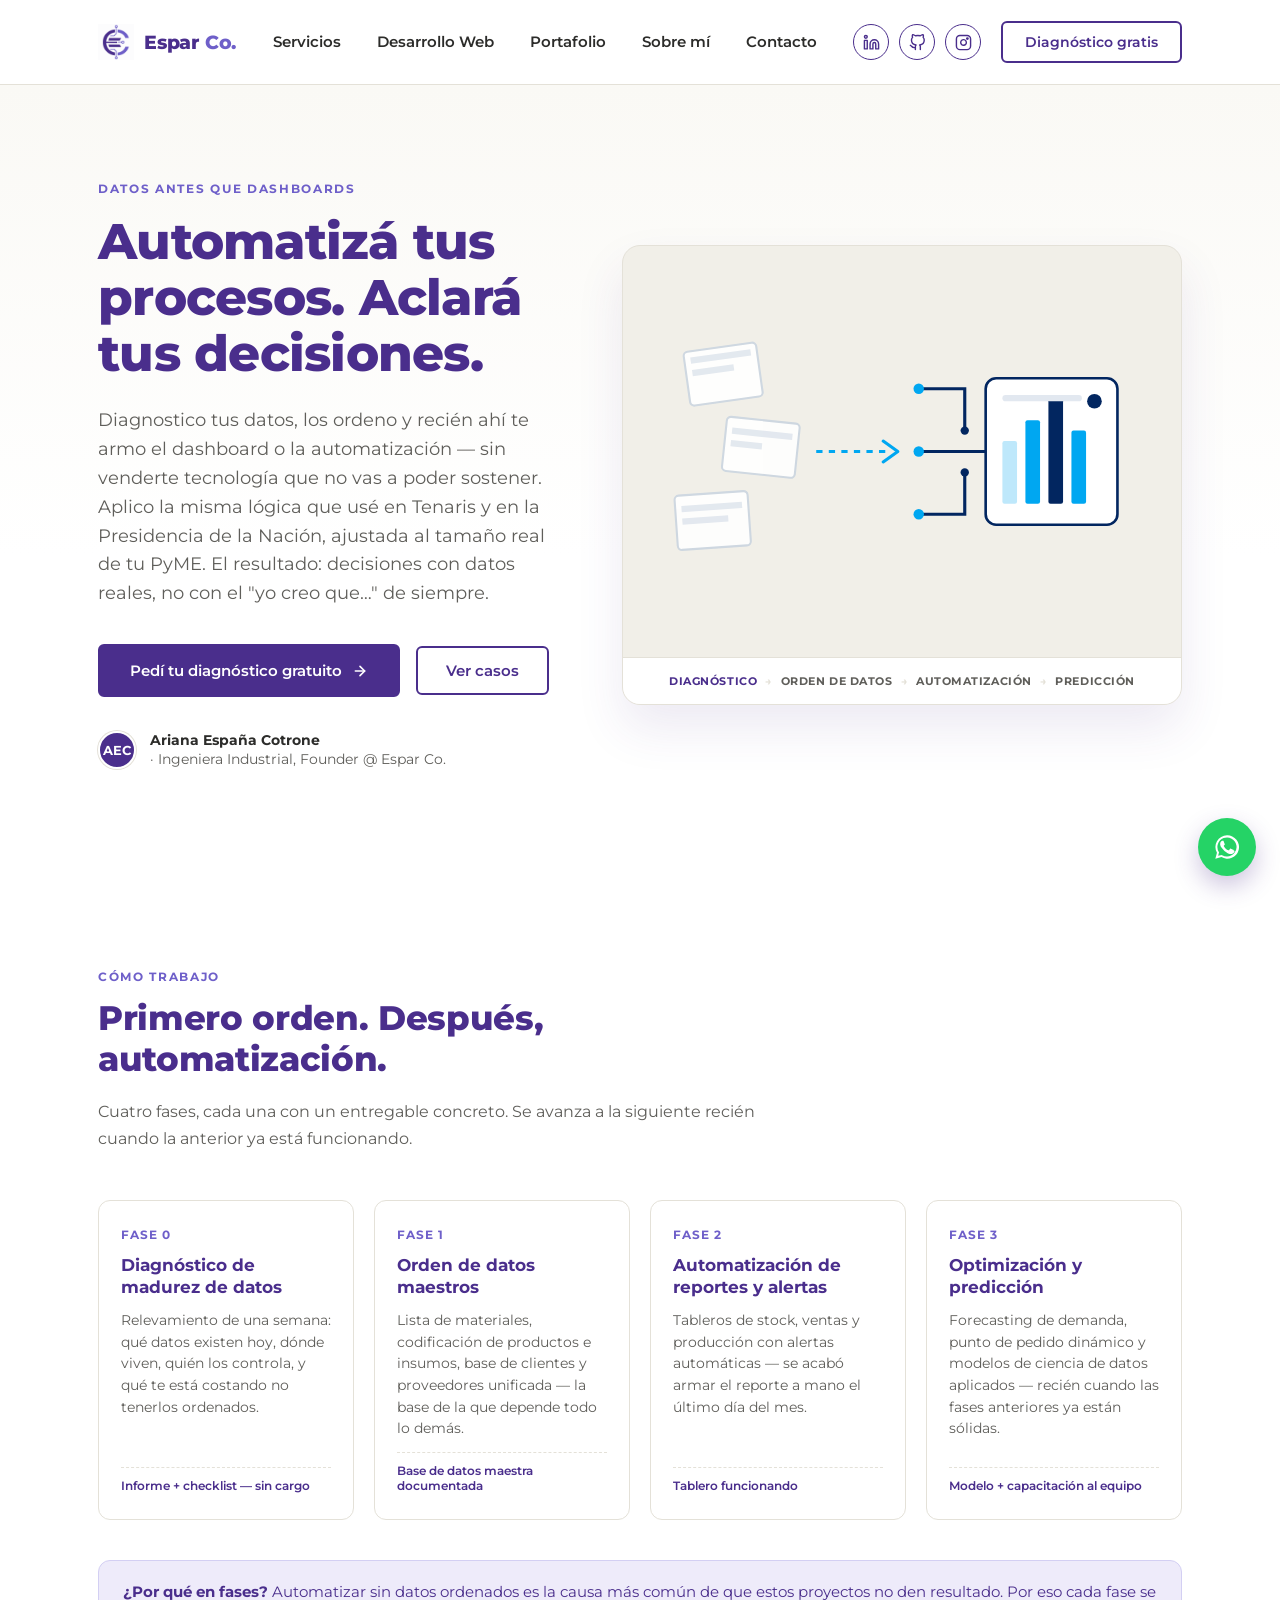
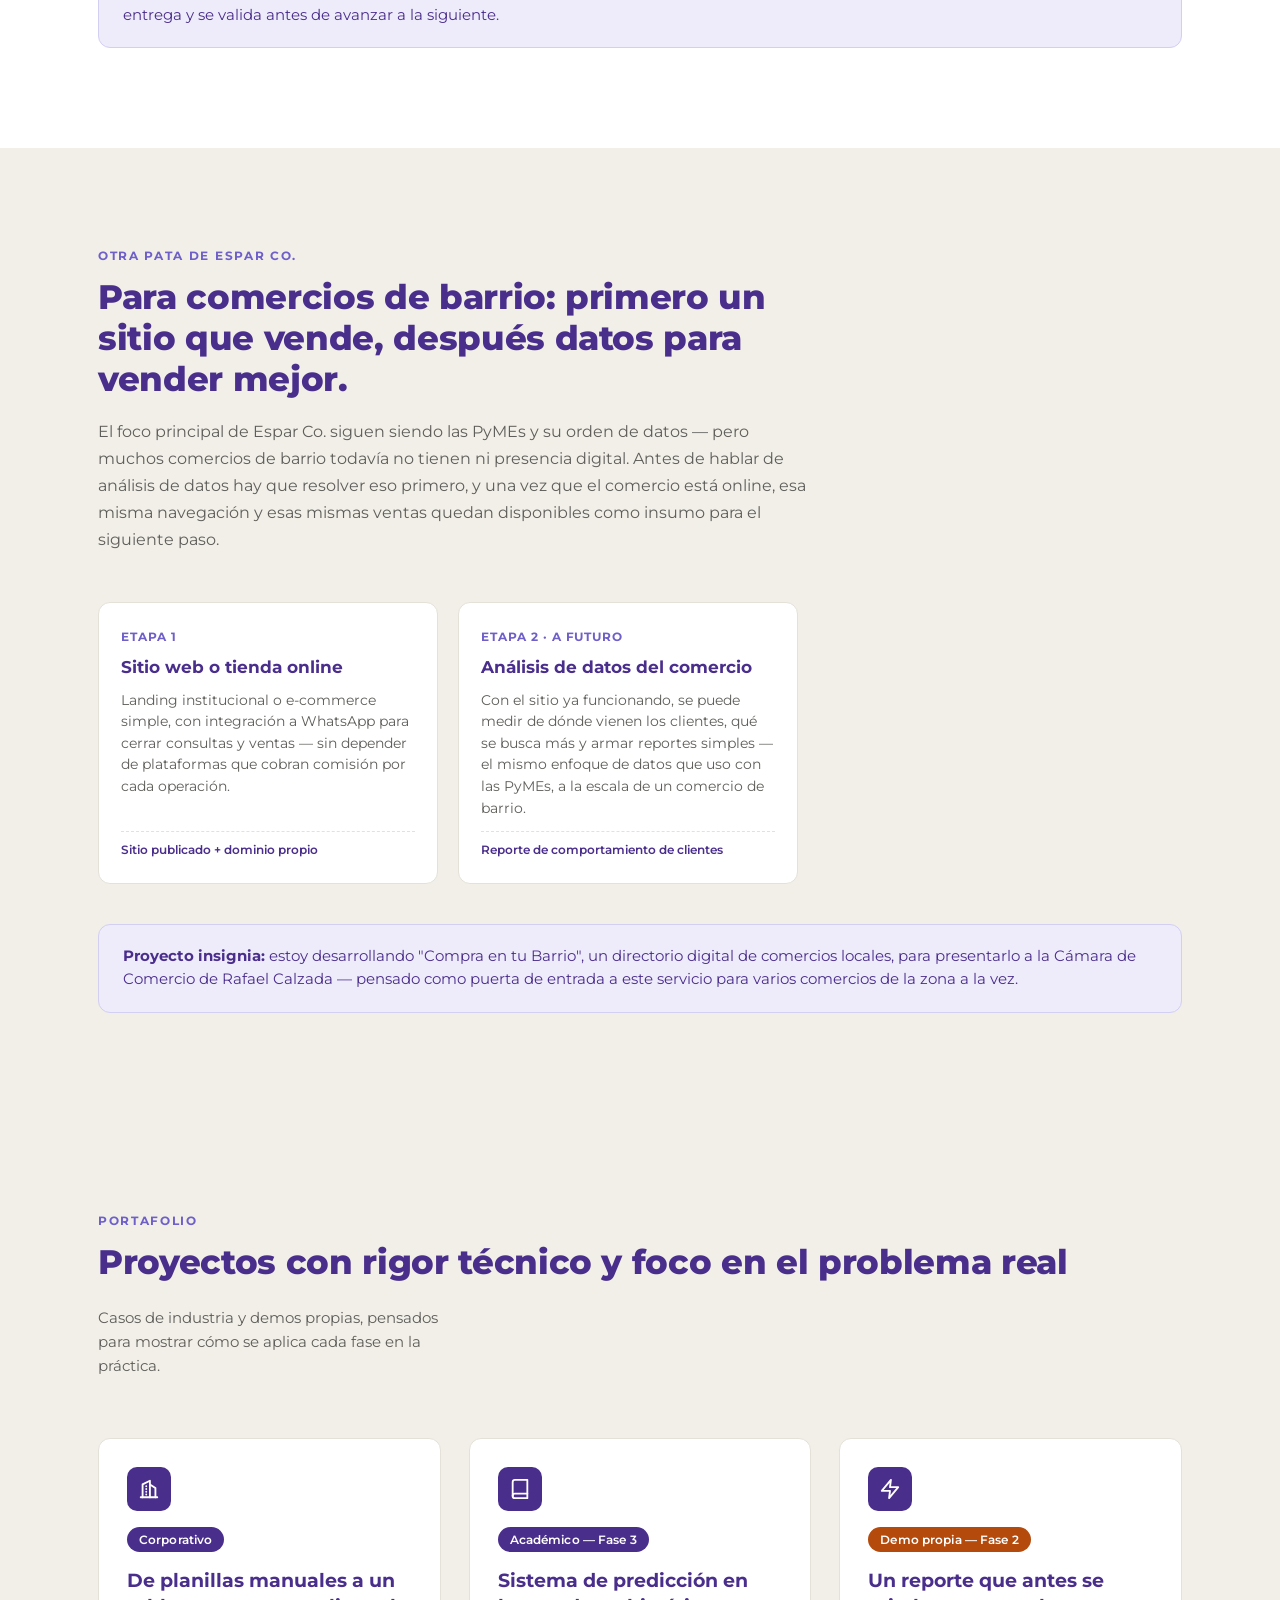
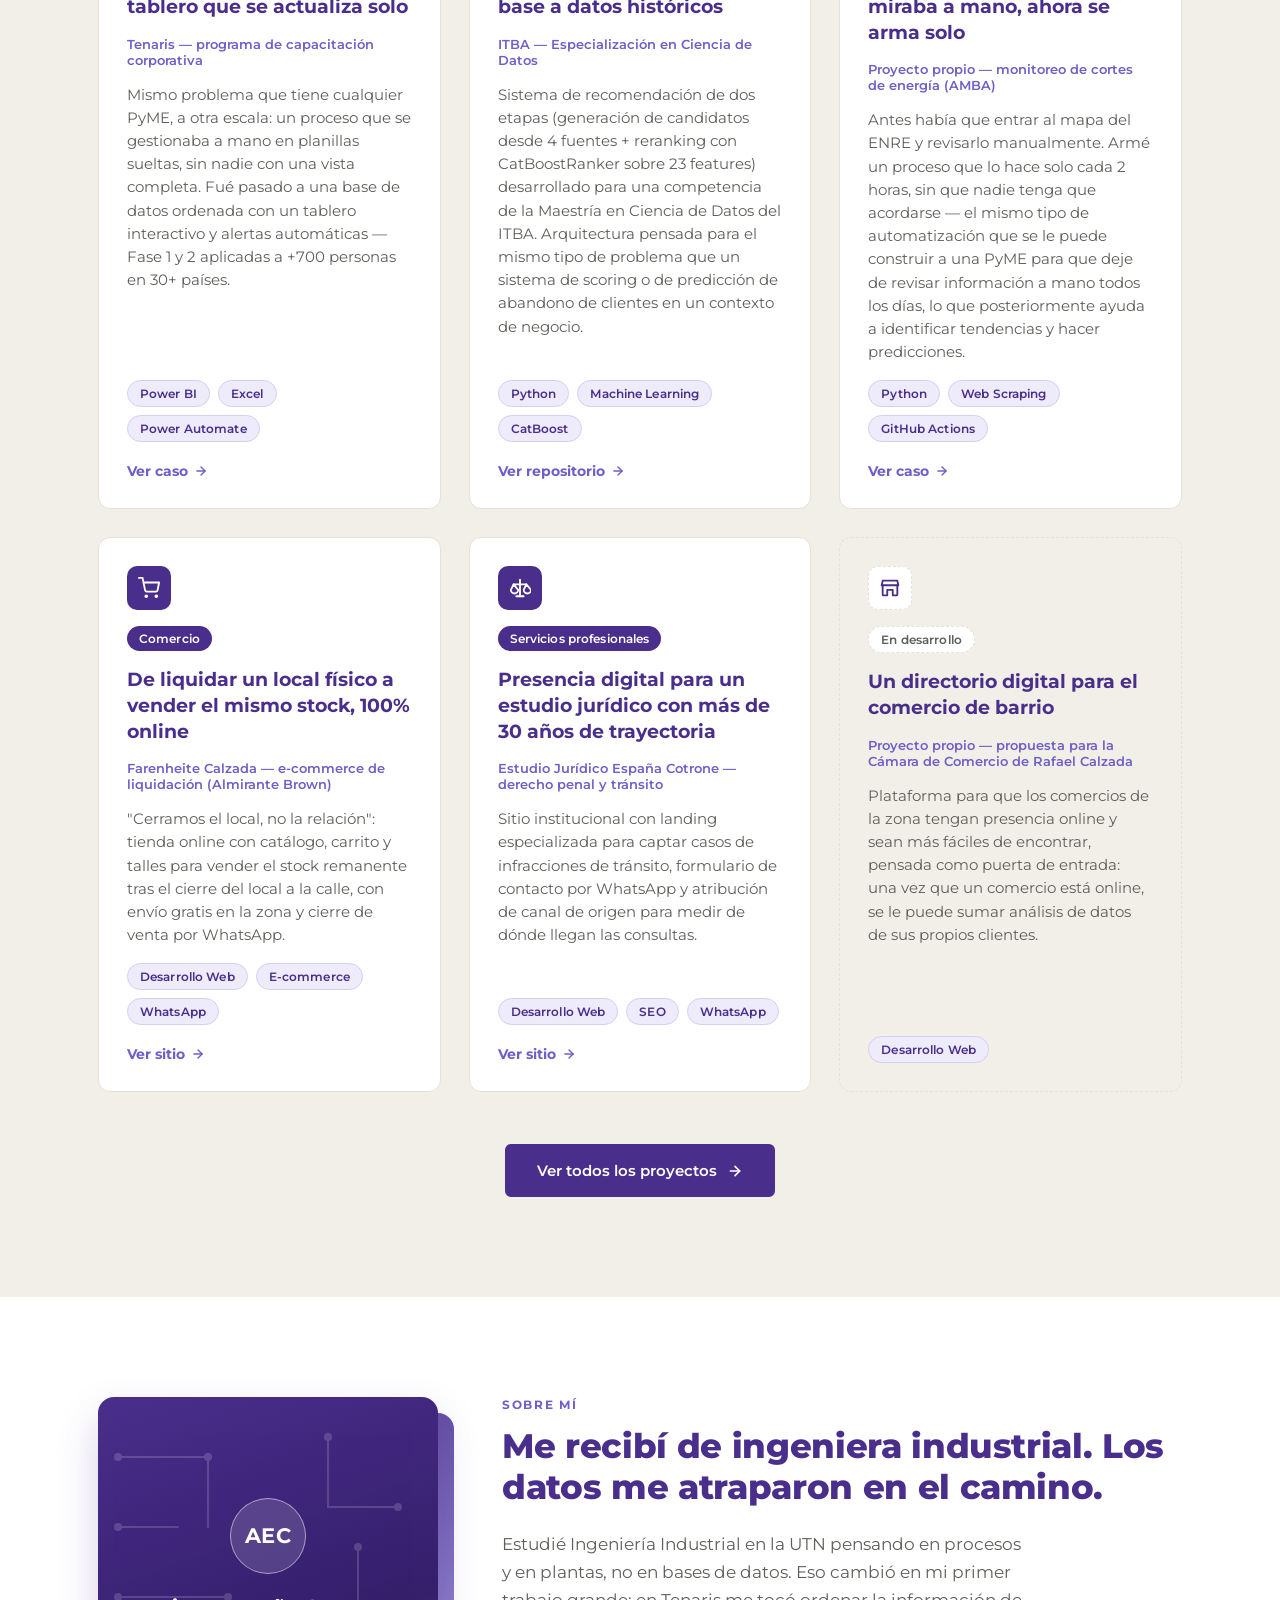
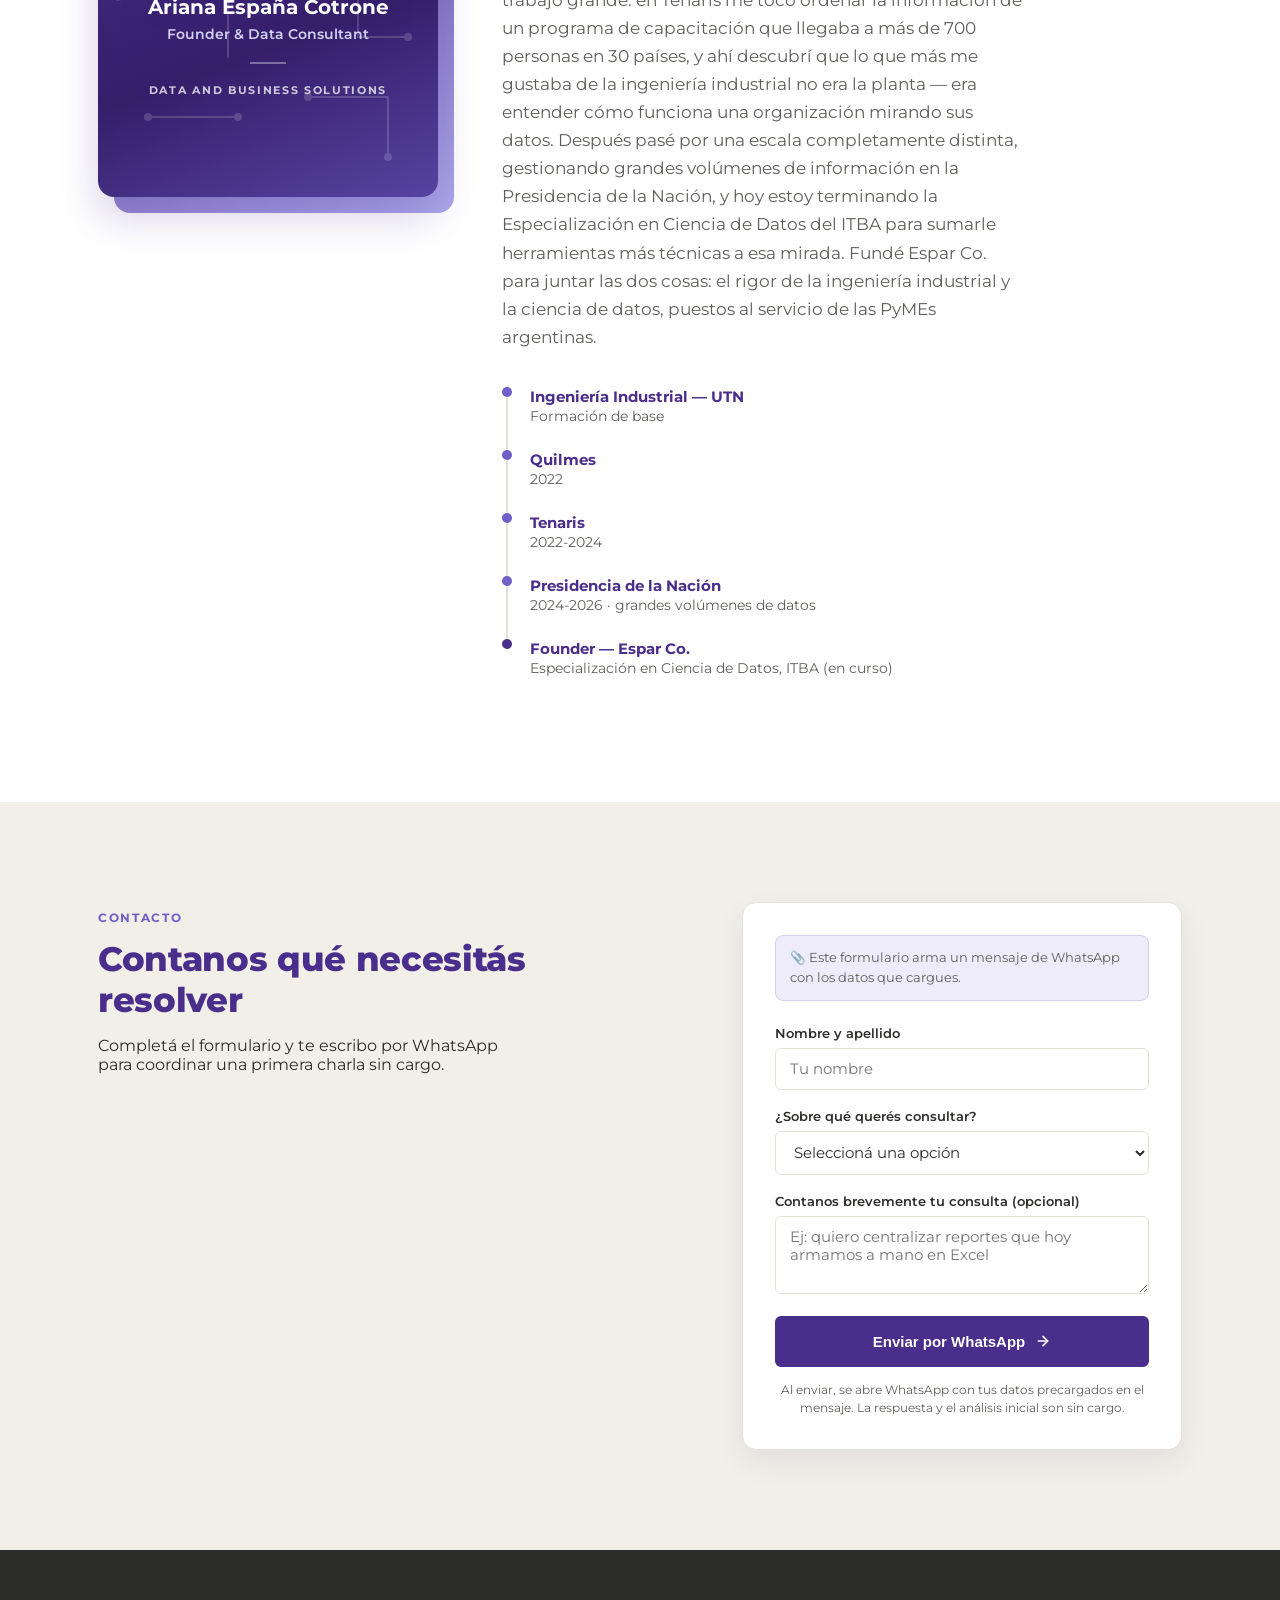
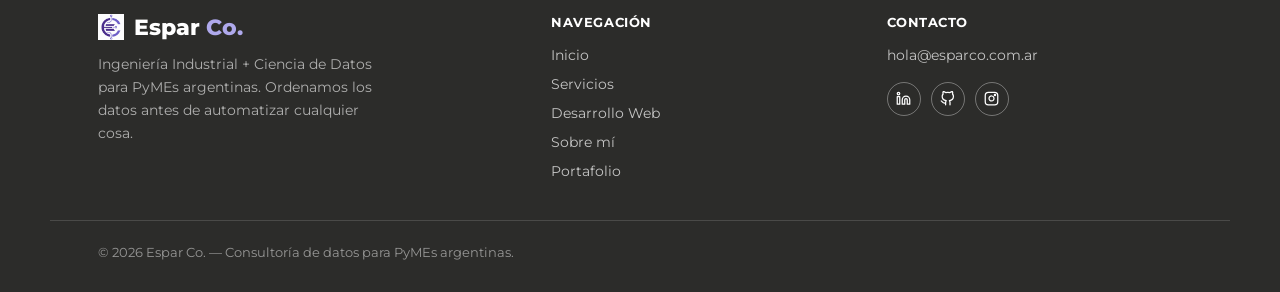
<file: index-RAIZ-del-repo_1.html>
<!doctype html>
<html lang="es-AR">
<head>
<meta charset="utf-8">
<meta name="viewport" content="width=device-width, initial-scale=1">
<title>Espar Co. — Ordenamos los datos de tu PyME antes de automatizar</title>
<meta name="description" content="Espar Co.: consultoría de datos para PyMEs argentinas. Ingeniería Industrial + Ciencia de Datos para pasar de Excel disperso y papel a información confiable, en fases — sin venderte tecnología que no vas a poder sostener.">

<link rel="icon" type="image/png" href="assets/img/favicon.png">
<link rel="preconnect" href="https://fonts.googleapis.com">
<link rel="preconnect" href="https://fonts.gstatic.com" crossorigin>
<link href="https://fonts.googleapis.com/css2?family=Montserrat:wght@400;500;600;700;800&display=swap" rel="stylesheet">
<link rel="stylesheet" href="assets/css/style.css">
</head>
<body id="top">

<!-- ===== HEADER ===== -->
<header class="site-header">
  <div class="container">
    <a class="logo-link" href="/" aria-label="Espar Co. — inicio">
      <img src="assets/img/logo-icon.png" alt="">
      <span class="logo-wordmark">Espar <em>Co.</em></span>
    </a>

    <nav class="main-nav" aria-label="Navegación principal">
      <a class="nav-link" href="#servicios">Servicios</a>
      <a class="nav-link" href="#desarrollo-web">Desarrollo Web</a>
      <a class="nav-link" href="#portafolio">Portafolio</a>
      <a class="nav-link" href="#sobre-mi">Sobre mí</a>
      <a class="nav-link" href="#contacto">Contacto</a>
    </nav>

    <div class="header-actions">
      <div class="social-icons">
        <a class="icon-btn" href="https://www.linkedin.com/in/arianaecotrone/" target="_blank" rel="noopener" aria-label="LinkedIn">
          <svg viewBox="0 0 24 24" fill="none" stroke="currentColor" stroke-width="2" stroke-linecap="round" stroke-linejoin="round"><path d="M16 8a6 6 0 0 1 6 6v7h-4v-7a2 2 0 0 0-4 0v7h-4v-7a6 6 0 0 1 6-6z"></path><rect x="2" y="9" width="4" height="12"></rect><circle cx="4" cy="4" r="2"></circle></svg>
        </a>
        <a class="icon-btn" href="https://github.com/arianacotrone" target="_blank" rel="noopener" aria-label="GitHub">
          <svg viewBox="0 0 24 24" fill="none" stroke="currentColor" stroke-width="2" stroke-linecap="round" stroke-linejoin="round"><path d="M9 19c-5 1.5-5-2.5-7-3m14 6v-3.87a3.37 3.37 0 0 0-.94-2.61c3.14-.35 6.44-1.54 6.44-7A5.44 5.44 0 0 0 20 4.77 5.07 5.07 0 0 0 19.91 1S18.73.65 16 2.48a13.38 13.38 0 0 0-7 0C6.27.65 5.09 1 5.09 1A5.07 5.07 0 0 0 5 4.77a5.44 5.44 0 0 0-1.5 3.78c0 5.42 3.3 6.61 6.44 7A3.37 3.37 0 0 0 9 18.13V22"></path></svg>
        </a>
        <a class="icon-btn" href="https://www.instagram.com/esparco.data/" target="_blank" rel="noopener" aria-label="Instagram">
          <svg viewBox="0 0 24 24" fill="none" stroke="currentColor" stroke-width="2" stroke-linecap="round" stroke-linejoin="round"><rect x="2" y="2" width="20" height="20" rx="5" ry="5"></rect><path d="M16 11.37A4 4 0 1 1 12.63 8 4 4 0 0 1 16 11.37z"></path><circle cx="17.5" cy="6.5" r="1"></circle></svg>
        </a>
      </div>
      <a class="btn-outline btn-sm" href="#contacto">Diagnóstico gratis</a>
      <button class="nav-toggle" type="button" aria-label="Abrir menú" aria-expanded="false">
        <svg width="20" height="20" viewBox="0 0 24 24" fill="none" stroke="currentColor" stroke-width="2.2" stroke-linecap="round" stroke-linejoin="round"><line x1="3" y1="6" x2="21" y2="6"></line><line x1="3" y1="12" x2="21" y2="12"></line><line x1="3" y1="18" x2="21" y2="18"></line></svg>
      </button>
    </div>
  </div>
</header>

<main>

  <!-- ===== HERO ===== -->
  <section class="hero">
    <div class="container">

      <div>
        <div class="eyebrow">Datos antes que dashboards</div>
        <h1>Automatizá tus procesos. Aclará tus decisiones.</h1>
        <p class="lede">
          Diagnostico tus datos, los ordeno y recién ahí te armo el dashboard o la automatización — sin venderte
          tecnología que no vas a poder sostener. Aplico la misma lógica que usé en Tenaris y en la Presidencia de la
          Nación, ajustada al tamaño real de tu PyME. El resultado: decisiones con datos reales, no con el
          "yo creo que…" de siempre.
        </p>
        <div class="hero-ctas">
          <a class="btn-primary" href="#contacto">
            Pedí tu diagnóstico gratuito
            <svg width="16" height="16" viewBox="0 0 24 24" fill="none" stroke="currentColor" stroke-width="2.4" stroke-linecap="round" stroke-linejoin="round"><line x1="5" y1="12" x2="19" y2="12"></line><polyline points="12 5 19 12 12 19"></polyline></svg>
          </a>
          <a class="btn-outline" href="#portafolio">Ver casos</a>
        </div>
        <div class="hero-byline">
          <a href="#sobre-mi"><span class="avatar-badge">AEC</span></a>
          <div class="hero-byline-text">
            <a href="#sobre-mi"><strong>Ariana España Cotrone</strong></a><br> · Ingeniera Industrial, Founder @ Espar Co.
          </div>
        </div>
      </div>

      <!-- Panel único: de datos dispersos a un tablero ordenado, con la ruta de fases al pie -->
      <div class="hero-panel">
        <div class="hero-panel-figure">
          <svg viewBox="0 0 480 320" xmlns="http://www.w3.org/2000/svg" role="img" aria-label="De datos dispersos a un flujo de datos ordenado">

            <!-- Izquierda: datos dispersos (papeles/planillas sueltas, torcidas) -->
            <g opacity="0.9">
              <rect x="34" y="60" width="70" height="52" rx="4" fill="#FFFFFF" stroke="#CBD5E0" stroke-width="2" transform="rotate(-8 69 86)"></rect>
              <rect x="40" y="66" width="58" height="6" fill="#E2E8F0" transform="rotate(-8 69 86)"></rect>
              <rect x="40" y="78" width="40" height="6" fill="#E2E8F0" transform="rotate(-8 69 86)"></rect>

              <rect x="70" y="130" width="70" height="52" rx="4" fill="#FFFFFF" stroke="#CBD5E0" stroke-width="2" transform="rotate(6 105 156)"></rect>
              <rect x="76" y="140" width="58" height="6" fill="#E2E8F0" transform="rotate(6 105 156)"></rect>
              <rect x="76" y="152" width="30" height="6" fill="#E2E8F0" transform="rotate(6 105 156)"></rect>

              <rect x="24" y="200" width="70" height="52" rx="4" fill="#FFFFFF" stroke="#CBD5E0" stroke-width="2" transform="rotate(-4 59 226)"></rect>
              <rect x="30" y="210" width="58" height="6" fill="#E2E8F0" transform="rotate(-4 59 226)"></rect>
              <rect x="30" y="222" width="44" height="6" fill="#E2E8F0" transform="rotate(-4 59 226)"></rect>
            </g>

            <!-- Flecha central -->
            <path d="M158 160 H 230" stroke="#00A7F1" stroke-width="3" stroke-dasharray="6 6"></path>
            <path d="M222 150 L 236 160 L 222 170" fill="none" stroke="#00A7F1" stroke-width="3" stroke-linecap="round" stroke-linejoin="round"></path>

            <!-- Derecha: circuito ordenado que termina en un tablero -->
            <g stroke="#022660" stroke-width="3" fill="none" stroke-linecap="round">
              <path d="M256 100 H 300 V 140"></path>
              <path d="M256 160 H 320"></path>
              <path d="M256 220 H 300 V 180"></path>
            </g>
            <circle cx="256" cy="100" r="5" fill="#00A7F1"></circle>
            <circle cx="256" cy="160" r="5" fill="#00A7F1"></circle>
            <circle cx="256" cy="220" r="5" fill="#00A7F1"></circle>
            <circle cx="300" cy="140" r="4" fill="#022660"></circle>
            <circle cx="300" cy="180" r="4" fill="#022660"></circle>

            <!-- Tablero final -->
            <rect x="320" y="90" width="126" height="140" rx="10" fill="#FFFFFF" stroke="#022660" stroke-width="2.5"></rect>
            <rect x="336" y="150" width="14" height="60" rx="2" fill="#BEE8FB"></rect>
            <rect x="358" y="130" width="14" height="80" rx="2" fill="#00A7F1"></rect>
            <rect x="380" y="110" width="14" height="100" rx="2" fill="#022660"></rect>
            <rect x="402" y="140" width="14" height="70" rx="2" fill="#00A7F1"></rect>
            <circle cx="424" cy="112" r="7" fill="#022660"></circle>
            <rect x="336" y="106" width="76" height="6" rx="3" fill="#E2E8F0"></rect>
          </svg>
        </div>
        <div class="hero-panel-strip">
          <span class="is-current">Diagnóstico</span>
          <span class="sep">→</span>
          <span>Orden de datos</span>
          <span class="sep">→</span>
          <span>Automatización</span>
          <span class="sep">→</span>
          <span>Predicción</span>
        </div>
      </div>

    </div>
  </section>

  <!-- ===== SERVICIOS — escalera de madurez de datos ===== -->
  <section class="section-services" id="servicios">
    <div class="container">
      <div class="section-top">
        <div class="eyebrow" style="margin-bottom:14px;">Cómo trabajo</div>
        <h2 class="section-heading">Primero orden. Después, automatización.</h2>
        <p>
          Cuatro fases, cada una con un entregable concreto. Se avanza a la siguiente recién cuando la
          anterior ya está funcionando.
        </p>
      </div>

      <div class="phase-grid">
        <article class="card phase-card">
          <div class="phase-num">Fase 0</div>
          <h3>Diagnóstico de madurez de datos</h3>
          <p>Relevamiento de una semana: qué datos existen hoy, dónde viven, quién los controla, y qué te está costando no tenerlos ordenados.</p>
          <div class="phase-deliverable">Informe + checklist — sin cargo</div>
        </article>
        <article class="card phase-card">
          <div class="phase-num">Fase 1</div>
          <h3>Orden de datos maestros</h3>
          <p>Lista de materiales, codificación de productos e insumos, base de clientes y proveedores unificada — la base de la que depende todo lo demás.</p>
          <div class="phase-deliverable">Base de datos maestra documentada</div>
        </article>
        <article class="card phase-card">
          <div class="phase-num">Fase 2</div>
          <h3>Automatización de reportes y alertas</h3>
          <p>Tableros de stock, ventas y producción con alertas automáticas — se acabó armar el reporte a mano el último día del mes.</p>
          <div class="phase-deliverable">Tablero funcionando</div>
        </article>
        <article class="card phase-card">
          <div class="phase-num">Fase 3</div>
          <h3>Optimización y predicción</h3>
          <p>Forecasting de demanda, punto de pedido dinámico y modelos de ciencia de datos aplicados — recién cuando las fases anteriores ya están sólidas.</p>
          <div class="phase-deliverable">Modelo + capacitación al equipo</div>
        </article>
      </div>

      <div class="services-note">
        <strong>¿Por qué en fases?</strong> Automatizar sin datos ordenados es la causa más común de que estos proyectos no den resultado. Por eso cada fase se entrega y se valida antes de avanzar a la siguiente.
      </div>
    </div>
  </section>

  <!-- ===== DESARROLLO WEB PARA COMERCIOS — línea secundaria ===== -->
  <section class="section-webdev" id="desarrollo-web">
    <div class="container">
      <div class="section-top">
        <div class="eyebrow" style="margin-bottom:14px;">Otra pata de Espar Co.</div>
        <h2 class="section-heading">Para comercios de barrio: primero un sitio que vende, después datos para vender mejor.</h2>
        <p>
          El foco principal de Espar Co. siguen siendo las PyMEs y su orden de datos — pero muchos comercios de barrio
          todavía no tienen ni presencia digital. Antes de hablar de análisis de datos hay que resolver eso primero,
          y una vez que el comercio está online, esa misma navegación y esas mismas ventas quedan disponibles como
          insumo para el siguiente paso.
        </p>
      </div>

      <div class="phase-grid phase-grid-2">
        <article class="card phase-card">
          <div class="phase-num">Etapa 1</div>
          <h3>Sitio web o tienda online</h3>
          <p>Landing institucional o e-commerce simple, con integración a WhatsApp para cerrar consultas y ventas — sin depender de plataformas que cobran comisión por cada operación.</p>
          <div class="phase-deliverable">Sitio publicado + dominio propio</div>
        </article>
        <article class="card phase-card">
          <div class="phase-num">Etapa 2 · a futuro</div>
          <h3>Análisis de datos del comercio</h3>
          <p>Con el sitio ya funcionando, se puede medir de dónde vienen los clientes, qué se busca más y armar reportes simples — el mismo enfoque de datos que uso con las PyMEs, a la escala de un comercio de barrio.</p>
          <div class="phase-deliverable">Reporte de comportamiento de clientes</div>
        </article>
      </div>

      <div class="services-note">
        <strong>Proyecto insignia:</strong> estoy desarrollando "Compra en tu Barrio", un directorio digital de comercios locales, para presentarlo a la Cámara de Comercio de Rafael Calzada — pensado como puerta de entrada a este servicio para varios comercios de la zona a la vez.
      </div>
    </div>
  </section>

  <!-- ===== PORTAFOLIO PREVIEW ===== -->
  <section class="section-portfolio" id="portafolio">
    <div class="container">
      <div class="section-top">
        <div>
          <div class="eyebrow" style="margin-bottom:14px;">Portafolio</div>
          <h2 class="section-heading">Proyectos con rigor técnico y foco en el problema real</h2>
        </div>
        <p>Casos de industria y demos propias, pensados para mostrar cómo se aplica cada fase en la práctica.</p>
      </div>

      <div class="project-grid">

        <!-- Card destacada: reemplazar por tu primer caso PyME real en cuanto lo tengas.
             Ver recomendaciones de proyectos a construir en consultoria/proyectos-de-portafolio.md 
        <article class="card project-card is-placeholder">
          <div class="badge-icon">
            <svg width="22" height="22" viewBox="0 0 24 24" fill="none" stroke="currentColor" stroke-width="2" stroke-linecap="round" stroke-linejoin="round"><path d="M12 20h9"></path><path d="M16.5 3.5a2.12 2.12 0 0 1 3 3L7 19l-4 1 1-4Z"></path></svg>
          </div>
          <div><span class="pill pill-todo">Próximamente</span></div>
          <h3>Tu primer caso PyME va acá</h3>
          <p class="client">Ej: metalúrgica, alimenticia, textil o logística — 10 a 80 empleados</p>
          <p class="desc">
            Reemplazá esta tarjeta por tu primer caso de Fase 0-2: de datos dispersos en Excel a una
            base ordenada y un tablero con alertas. Es la prueba social más persuasiva para tu cliente ideal
            — más que cualquier caso corporativo grande.
          </p>
          <div class="tools">
            <span class="pill pill-tool">Fase 0-1</span>
            <span class="pill pill-tool">Fase 2</span>
          </div>
        </article> -->

        <!-- Card 1: Tenaris -->
        <article class="card project-card" data-industry="Corporativo" data-tools="Power BI,Excel">
          <div class="badge-icon">
            <svg width="22" height="22" viewBox="0 0 24 24" fill="none" stroke="currentColor" stroke-width="2" stroke-linecap="round" stroke-linejoin="round"><path d="M3 21h18"></path><path d="M5 21V7l8-4v18"></path><path d="M19 21V11l-6-4"></path><path d="M9 9v.01"></path><path d="M9 12v.01"></path><path d="M9 15v.01"></path><path d="M9 18v.01"></path></svg>
          </div>
          <div><span class="pill pill-industry">Corporativo</span></div>
          <h3>De planillas manuales a un tablero que se actualiza solo</h3>
          <p class="client">Tenaris — programa de capacitación corporativa</p>
          <p class="desc">
            Mismo problema que tiene cualquier PyME, a otra escala: un proceso que se gestionaba a mano
            en planillas sueltas, sin nadie con una vista completa. Fué pasado a una base de datos ordenada
            con un tablero interactivo y alertas automáticas — Fase 1 y 2 aplicadas a +700 personas en 30+ países.
          </p>
          <div class="tools">
            <span class="pill pill-tool">Power BI</span>
            <span class="pill pill-tool">Excel</span>
            <span class="pill pill-tool">Power Automate</span>
          </div>
          <a class="case-link" href="proyectos/#tenaris">
            Ver caso
            <svg width="14" height="14" viewBox="0 0 24 24" fill="none" stroke="currentColor" stroke-width="2.4" stroke-linecap="round" stroke-linejoin="round"><line x1="5" y1="12" x2="19" y2="12"></line><polyline points="12 5 19 12 12 19"></polyline></svg>
          </a>
        </article>

        <!-- Card 2: SistDeRec -->
        <article class="card project-card" data-industry="Educación" data-tools="Python,Machine Learning">
          <div class="badge-icon">
            <svg width="22" height="22" viewBox="0 0 24 24" fill="none" stroke="currentColor" stroke-width="2" stroke-linecap="round" stroke-linejoin="round"><path d="M4 19.5A2.5 2.5 0 0 1 6.5 17H20"></path><path d="M6.5 2H20v20H6.5A2.5 2.5 0 0 1 4 19.5v-15A2.5 2.5 0 0 1 6.5 2z"></path></svg>
          </div>
          <div><span class="pill pill-industry">Académico — Fase 3</span></div>
          <h3>Sistema de predicción en base a datos históricos </h3>
          <p class="client">ITBA — Especialización en Ciencia de Datos</p>
          <p class="desc">
            Sistema de recomendación de dos etapas (generación de candidatos desde 4 fuentes + reranking con CatBoostRanker sobre 23 features) 
            desarrollado para una competencia de la Maestría en Ciencia de Datos del ITBA. Arquitectura pensada para el mismo tipo de problema que 
            un sistema de scoring o de predicción de abandono de clientes en un contexto de negocio.
          </p>
          <div class="tools">
            <span class="pill pill-tool">Python</span>
            <span class="pill pill-tool">Machine Learning</span>
            <span class="pill pill-tool">CatBoost</span>
          </div>
          <a class="case-link" href="https://github.com/arianacotrone/SistDeRec" target="_blank" rel="noopener">
            Ver repositorio
            <svg width="14" height="14" viewBox="0 0 24 24" fill="none" stroke="currentColor" stroke-width="2.4" stroke-linecap="round" stroke-linejoin="round"><line x1="5" y1="12" x2="19" y2="12"></line><polyline points="12 5 19 12 12 19"></polyline></svg>
          </a>
        </article>

        <!-- Card 3: cortes-enre -->
        <article class="card project-card" data-industry="Energía" data-tools="Python,Web Scraping">
          <div class="badge-icon">
            <svg width="22" height="22" viewBox="0 0 24 24" fill="none" stroke="currentColor" stroke-width="2" stroke-linecap="round" stroke-linejoin="round"><polygon points="13 2 3 14 12 14 11 22 21 10 12 10 13 2"></polygon></svg>
          </div>
          <div><span class="pill pill-demo">Demo propia — Fase 2</span></div>
          <h3>Un reporte que antes se miraba a mano, ahora se arma solo</h3>
          <p class="client">Proyecto propio — monitoreo de cortes de energía (AMBA)</p>
          <p class="desc">
            Antes había que entrar al mapa del ENRE y revisarlo manualmente. Armé un proceso que lo hace
            solo cada 2 horas, sin que nadie tenga que acordarse — el mismo tipo de automatización que se le
            puede construir a una PyME para que deje de revisar información a mano todos los días, lo que posteriormente ayuda a identificar tendencias y
            hacer predicciones.
          </p>
          <div class="tools">
            <span class="pill pill-tool">Python</span>
            <span class="pill pill-tool">Web Scraping</span>
            <span class="pill pill-tool">GitHub Actions</span>
          </div>
          <a class="case-link" href="proyectos/#cortes-enre">
            Ver caso
            <svg width="14" height="14" viewBox="0 0 24 24" fill="none" stroke="currentColor" stroke-width="2.4" stroke-linecap="round" stroke-linejoin="round"><line x1="5" y1="12" x2="19" y2="12"></line><polyline points="12 5 19 12 12 19"></polyline></svg>
          </a>
        </article>

        <!-- Card 4: Faryco (desarrollo web — comercio) -->
        <article class="card project-card" data-industry="Comercio" data-tools="Desarrollo Web,E-commerce">
          <div class="badge-icon">
            <svg width="22" height="22" viewBox="0 0 24 24" fill="none" stroke="currentColor" stroke-width="2" stroke-linecap="round" stroke-linejoin="round"><circle cx="9" cy="21" r="1"></circle><circle cx="20" cy="21" r="1"></circle><path d="M1 1h4l2.68 13.39a2 2 0 0 0 2 1.61h9.72a2 2 0 0 0 2-1.61L23 6H6"></path></svg>
          </div>
          <div><span class="pill pill-industry">Comercio</span></div>
          <h3>De liquidar un local físico a vender el mismo stock, 100% online</h3>
          <p class="client">Farenheite Calzada — e-commerce de liquidación (Almirante Brown)</p>
          <p class="desc">
            "Cerramos el local, no la relación": tienda online con catálogo, carrito y talles para vender el stock
            remanente tras el cierre del local a la calle, con envío gratis en la zona y cierre de venta por WhatsApp.
          </p>
          <div class="tools">
            <span class="pill pill-tool">Desarrollo Web</span>
            <span class="pill pill-tool">E-commerce</span>
            <span class="pill pill-tool">WhatsApp</span>
          </div>
          <a class="case-link" href="https://faryco.com.ar" target="_blank" rel="noopener">
            Ver sitio
            <svg width="14" height="14" viewBox="0 0 24 24" fill="none" stroke="currentColor" stroke-width="2.4" stroke-linecap="round" stroke-linejoin="round"><line x1="5" y1="12" x2="19" y2="12"></line><polyline points="12 5 19 12 12 19"></polyline></svg>
          </a>
        </article>

        <!-- Card 5: España Cotrone (desarrollo web — servicios profesionales) -->
        <article class="card project-card" data-industry="Servicios profesionales" data-tools="Desarrollo Web">
          <div class="badge-icon">
            <svg width="22" height="22" viewBox="0 0 24 24" fill="none" stroke="currentColor" stroke-width="2" stroke-linecap="round" stroke-linejoin="round"><path d="M12 3v18"></path><path d="M5 8l-3 6a4 4 0 0 0 8 0z"></path><path d="M19 8l-3 6a4 4 0 0 0 8 0z"></path><path d="M5 8h14"></path><path d="M8 21h8"></path></svg>
          </div>
          <div><span class="pill pill-industry">Servicios profesionales</span></div>
          <h3>Presencia digital para un estudio jurídico con más de 30 años de trayectoria</h3>
          <p class="client">Estudio Jurídico España Cotrone — derecho penal y tránsito</p>
          <p class="desc">
            Sitio institucional con landing especializada para captar casos de infracciones de tránsito, formulario
            de contacto por WhatsApp y atribución de canal de origen para medir de dónde llegan las consultas.
          </p>
          <div class="tools">
            <span class="pill pill-tool">Desarrollo Web</span>
            <span class="pill pill-tool">SEO</span>
            <span class="pill pill-tool">WhatsApp</span>
          </div>
          <a class="case-link" href="https://espanacotrone.com.ar" target="_blank" rel="noopener">
            Ver sitio
            <svg width="14" height="14" viewBox="0 0 24 24" fill="none" stroke="currentColor" stroke-width="2.4" stroke-linecap="round" stroke-linejoin="round"><line x1="5" y1="12" x2="19" y2="12"></line><polyline points="12 5 19 12 12 19"></polyline></svg>
          </a>
        </article>

        <!-- Card 6: Compra en tu Barrio (en desarrollo) -->
        <article class="card project-card is-placeholder" data-industry="Comercio" data-tools="Desarrollo Web">
          <div class="badge-icon">
            <svg width="22" height="22" viewBox="0 0 24 24" fill="none" stroke="currentColor" stroke-width="2" stroke-linecap="round" stroke-linejoin="round"><path d="M3 9l1-5h16l1 5"></path><path d="M4 9v10a1 1 0 0 0 1 1h4v-6h6v6h4a1 1 0 0 0 1-1V9"></path><path d="M3 9h18"></path></svg>
          </div>
          <div><span class="pill pill-todo">En desarrollo</span></div>
          <h3>Un directorio digital para el comercio de barrio</h3>
          <p class="client">Proyecto propio — propuesta para la Cámara de Comercio de Rafael Calzada</p>
          <p class="desc">
            Plataforma para que los comercios de la zona tengan presencia online y sean más fáciles de encontrar,
            pensada como puerta de entrada: una vez que un comercio está online, se le puede sumar análisis de
            datos de sus propios clientes.
          </p>
          <div class="tools">
            <span class="pill pill-tool">Desarrollo Web</span>
          </div>
        </article>

      </div>

      <div class="portfolio-cta">
        <a class="btn-primary" href="proyectos/">
          Ver todos los proyectos
          <svg width="16" height="16" viewBox="0 0 24 24" fill="none" stroke="currentColor" stroke-width="2.4" stroke-linecap="round" stroke-linejoin="round"><line x1="5" y1="12" x2="19" y2="12"></line><polyline points="12 5 19 12 12 19"></polyline></svg>
        </a>
      </div>
    </div>
  </section>

  <!-- ===== SOBRE MÍ ===== -->
  <section class="section-about" id="sobre-mi">
    <div class="container">

      <div class="founder-card-wrap">
        <div class="founder-card-accent"></div>
        <div class="founder-card">
          <!-- Sin foto a propósito: monograma + patrón de circuito, mismo lenguaje visual del isotipo -->
          <svg class="founder-card-pattern" viewBox="0 0 340 400" xmlns="http://www.w3.org/2000/svg" aria-hidden="true">
            <g stroke="#FFFFFF" stroke-width="2" fill="none" stroke-linecap="round">
              <path d="M20 60 H110 V130"></path>
              <path d="M20 130 H80"></path>
              <path d="M20 200 H130 V260"></path>
              <path d="M230 40 V110 H300"></path>
              <path d="M260 150 V240 H310"></path>
              <path d="M210 300 H290 V360"></path>
              <path d="M50 320 H140"></path>
            </g>
            <g fill="#FFFFFF">
              <circle cx="20" cy="60" r="4"></circle>
              <circle cx="110" cy="60" r="4"></circle>
              <circle cx="20" cy="130" r="4"></circle>
              <circle cx="20" cy="200" r="4"></circle>
              <circle cx="130" cy="200" r="4"></circle>
              <circle cx="230" cy="40" r="4"></circle>
              <circle cx="300" cy="110" r="4"></circle>
              <circle cx="260" cy="150" r="4"></circle>
              <circle cx="310" cy="240" r="4"></circle>
              <circle cx="210" cy="300" r="4"></circle>
              <circle cx="290" cy="360" r="4"></circle>
              <circle cx="50" cy="320" r="4"></circle>
              <circle cx="140" cy="320" r="4"></circle>
            </g>
          </svg>
          <div class="founder-badge">AEC</div>
          <div class="founder-name-block">
            <div class="founder-name">Ariana España Cotrone</div>
            <div class="founder-role">Founder &amp; Data Consultant</div>
          </div>
          <div class="founder-divider"></div>
          <div class="founder-tagline">Data and Business Solutions</div>
        </div>
      </div>

      <div>
        <div class="eyebrow" style="margin-bottom:14px;">Sobre mí</div>
        <h2 class="section-heading">Me recibí de ingeniera industrial. Los datos me atraparon en el camino.</h2>
        <p class="about-copy">
          Estudié Ingeniería Industrial en la UTN pensando en procesos y en plantas, no en bases de datos.
          Eso cambió en mi primer trabajo grande: en Tenaris me tocó ordenar la información de un programa
          de capacitación que llegaba a más de 700 personas en 30 países, y ahí descubrí que lo que más me
          gustaba de la ingeniería industrial no era la planta — era entender cómo funciona una organización
          mirando sus datos. Después pasé por una escala completamente distinta, gestionando grandes volúmenes
          de información en la Presidencia de la Nación, y hoy estoy terminando la Especialización en Ciencia
          de Datos del ITBA para sumarle herramientas más técnicas a esa mirada. Fundé Espar Co. para juntar
          las dos cosas: el rigor de la ingeniería industrial y la ciencia de datos, puestos al servicio de
          las PyMEs argentinas.
        </p>

        <div class="timeline">
          <div class="timeline-item">
            <div class="timeline-dot-col"><span class="timeline-dot"></span><span class="timeline-line"></span></div>
            <div class="timeline-content">
              <div class="timeline-title">Ingeniería Industrial — UTN</div>
              <div class="timeline-meta">Formación de base</div>
            </div>
          </div>
          <div class="timeline-item">
            <div class="timeline-dot-col"><span class="timeline-dot"></span><span class="timeline-line"></span></div>
            <div class="timeline-content">
              <div class="timeline-title">Quilmes</div>
              <div class="timeline-meta">2022</div>
            </div>
          </div>
          <div class="timeline-item">
            <div class="timeline-dot-col"><span class="timeline-dot"></span><span class="timeline-line"></span></div>
            <div class="timeline-content">
              <div class="timeline-title">Tenaris</div>
              <div class="timeline-meta">2022-2024</div>
            </div>
          </div>
          <div class="timeline-item">
            <div class="timeline-dot-col"><span class="timeline-dot"></span><span class="timeline-line"></span></div>
            <div class="timeline-content">
              <div class="timeline-title">Presidencia de la Nación</div>
              <div class="timeline-meta">2024-2026 · grandes volúmenes de datos</div>
            </div>
          </div>
          <div class="timeline-item">
            <div class="timeline-dot-col"><span class="timeline-dot is-last"></span></div>
            <div class="timeline-content">
              <div class="timeline-title">Founder — Espar Co.</div>
              <div class="timeline-meta">Especialización en Ciencia de Datos, ITBA (en curso)</div>
            </div>
          </div>
        </div>
      </div>

    </div>
  </section>

  <!-- ===== CONTACTO ===== -->
  <section class="section-contact" id="contacto">
    <div class="container contact-grid">

      <div class="contact-intro">
        <div class="eyebrow" style="margin-bottom:14px;">Contacto</div>
        <h2 class="section-heading">Contanos qué necesitás resolver</h2>
        <p class="about-copy" style="max-width:420px;">
          Completá el formulario y te escribo por WhatsApp para coordinar una primera charla sin cargo.
        </p>
      </div>

      <div class="form-card">
        <div class="form-note">
          📎 Este formulario arma un mensaje de WhatsApp con los datos que cargues.
        </div>

        <form id="contacto-form">
          <div class="field">
            <label for="nombre">Nombre y apellido</label>
            <input type="text" id="nombre" name="nombre" placeholder="Tu nombre" required>
          </div>

          <div class="field">
            <label for="area">¿Sobre qué querés consultar?</label>
            <select id="area" name="area" required>
              <option value="">Seleccioná una opción</option>
              <option value="No sé bien qué datos tengo ordenados (diagnóstico inicial)">No sé bien qué datos tengo ordenados (diagnóstico inicial)</option>
              <option value="Tengo todo en Excel o papel y quiero ordenarlo">Tengo todo en Excel o papel y quiero ordenarlo</option>
              <option value="Quiero automatizar reportes o alertas">Quiero automatizar reportes o alertas</option>
              <option value="Quiero predecir demanda / optimizar decisiones">Quiero predecir demanda / optimizar decisiones</option>
              <option value="Otra consulta">Otra consulta</option>
            </select>
          </div>

          <div class="field">
            <label for="detalle">Contanos brevemente tu consulta (opcional)</label>
            <textarea id="detalle" name="detalle" rows="3" placeholder="Ej: quiero centralizar reportes que hoy armamos a mano en Excel"></textarea>
          </div>

          <button type="submit" class="btn-primary" style="width:100%;justify-content:center;">
            Enviar por WhatsApp
            <svg width="16" height="16" viewBox="0 0 24 24" fill="none" stroke="currentColor" stroke-width="2.4" stroke-linecap="round" stroke-linejoin="round"><line x1="5" y1="12" x2="19" y2="12"></line><polyline points="12 5 19 12 12 19"></polyline></svg>
          </button>

          <div class="form-disclaimer">Al enviar, se abre WhatsApp con tus datos precargados en el mensaje. La respuesta y el análisis inicial son sin cargo.</div>
        </form>
      </div>

    </div>
  </section>

</main>

<!-- ===== FOOTER ===== -->
<footer class="site-footer">
  <div class="container footer-grid">
    <div>
      <a class="footer-brand-link" href="#top" aria-label="Volver arriba">
        <img src="assets/img/logo-icon.png" alt="" class="footer-brand-icon">
        <span class="footer-brand">Espar <span>Co.</span></span>
      </a>
      <p class="footer-tagline">
        Ingeniería Industrial + Ciencia de Datos para PyMEs argentinas. Ordenamos los datos antes de
        automatizar cualquier cosa.
      </p>
    </div>
    <div>
      <div class="footer-col-title">Navegación</div>
      <div class="footer-links">
        <a href="/">Inicio</a>
        <a href="#servicios">Servicios</a>
        <a href="#desarrollo-web">Desarrollo Web</a>
        <a href="#sobre-mi">Sobre mí</a>
        <a href="proyectos/">Portafolio</a>
      </div>
    </div>
    <div>
      <div class="footer-col-title">Contacto</div>
      <!-- TODO: confirmá que esta casilla exista (o reemplazala por la que uses) antes de publicar -->
      <p class="footer-contact-email">hola@esparco.com.ar</p>
      <div class="footer-social">
        <a href="https://www.linkedin.com/in/arianaecotrone/" target="_blank" rel="noopener" aria-label="LinkedIn">
          <svg viewBox="0 0 24 24" fill="none" stroke="currentColor" stroke-width="2" stroke-linecap="round" stroke-linejoin="round"><path d="M16 8a6 6 0 0 1 6 6v7h-4v-7a2 2 0 0 0-4 0v7h-4v-7a6 6 0 0 1 6-6z"></path><rect x="2" y="9" width="4" height="12"></rect><circle cx="4" cy="4" r="2"></circle></svg>
        </a>
        <a href="https://github.com/arianacotrone" target="_blank" rel="noopener" aria-label="GitHub">
          <svg viewBox="0 0 24 24" fill="none" stroke="currentColor" stroke-width="2" stroke-linecap="round" stroke-linejoin="round"><path d="M9 19c-5 1.5-5-2.5-7-3m14 6v-3.87a3.37 3.37 0 0 0-.94-2.61c3.14-.35 6.44-1.54 6.44-7A5.44 5.44 0 0 0 20 4.77 5.07 5.07 0 0 0 19.91 1S18.73.65 16 2.48a13.38 13.38 0 0 0-7 0C6.27.65 5.09 1 5.09 1A5.07 5.07 0 0 0 5 4.77a5.44 5.44 0 0 0-1.5 3.78c0 5.42 3.3 6.61 6.44 7A3.37 3.37 0 0 0 9 18.13V22"></path></svg>
        </a>
        <a href="https://www.instagram.com/esparco.data/" target="_blank" rel="noopener" aria-label="Instagram">
          <svg viewBox="0 0 24 24" fill="none" stroke="currentColor" stroke-width="2" stroke-linecap="round" stroke-linejoin="round"><rect x="2" y="2" width="20" height="20" rx="5" ry="5"></rect><path d="M16 11.37A4 4 0 1 1 12.63 8 4 4 0 0 1 16 11.37z"></path><circle cx="17.5" cy="6.5" r="1"></circle></svg>
        </a>
      </div>
    </div>
  </div>
  <div class="container footer-bottom">
    <p>© 2026 Espar Co. — Consultoría de datos para PyMEs argentinas.</p>
  </div>
</footer>

<!-- TODO: reemplazá el número por tu WhatsApp real (formato 549 + código de área sin 0 + número sin 15) -->
<a class="fab-whatsapp" href="https://wa.me/5491141889724?text=Hola%2C%20quiero%20hacer%20una%20consulta%20sobre%20servicios%20de%20datos" target="_blank" rel="noopener" aria-label="Escribinos por WhatsApp">
  <span class="fab-whatsapp-icon-wrap">
    <svg class="fab-whatsapp-icon" viewBox="0 0 24 24" fill="#fff"><path d="M17.5 14.4c-.3-.2-1.8-.9-2.1-1s-.5-.1-.7.1-.8 1-.9 1.2-.3.2-.6.1a7.9 7.9 0 0 1-2.3-1.4 8.6 8.6 0 0 1-1.6-2c-.2-.3 0-.5.1-.6l.4-.5.3-.4a.5.5 0 0 0 0-.5c-.1-.1-.7-1.6-.9-2.2s-.5-.5-.7-.5h-.6a1.1 1.1 0 0 0-.8.4 3.4 3.4 0 0 0-1 2.5 6 6 0 0 0 1.3 3.1 13.6 13.6 0 0 0 5.2 4.6c.7.3 1.3.5 1.7.6a4.1 4.1 0 0 0 1.9.1 3.1 3.1 0 0 0 2-1.4 2.5 2.5 0 0 0 .2-1.4c-.1-.1-.3-.2-.6-.3z"/><path d="M12 2a10 10 0 0 0-8.6 15L2 22l5.2-1.4A10 10 0 1 0 12 2zm0 18.2a8.2 8.2 0 0 1-4.2-1.2l-.3-.2-3.1.8.8-3-.2-.3a8.2 8.2 0 1 1 7 3.9z"/></svg>
  </span>
  <span class="fab-whatsapp-label">Escribinos por WhatsApp</span>
</a>

<script src="assets/js/main.js"></script>
<script src="assets/js/contacto.js"></script>
</body>
</html>
</file>
<file: assets/css/style.css>
/* ============================================================
   Espar Co. — Data and Business Solutions
   Hoja de estilos compartida (home + portafolio)
   ============================================================ */

:root {
  /* Paleta Espar Co. (nov 2026): ciruela + naranja, con grafito, lila y hueso.
     Los nombres dicen el ROL del color, no el color: si la paleta cambia otra vez,
     se cambian solo estos valores y el resto del sitio se acomoda solo. */
  --brand: #4A2E8C;        /* ciruela: títulos, botones, fondos fuertes */
  --brand-deep: #351F6B;   /* ciruela oscuro: hover y degradados */
  --brand-soft: #6E5FC9;   /* violeta medio: "Co." del nombre, eyebrows, links (5.1:1 sobre blanco) */
  --accent: #EE6718;       /* naranja: SOLO para resaltar (Calzada, "Nuevo", "En línea"). Nunca en logo ni nombre */
  --accent-text: #B44A0C;  /* naranja oscuro: textos chicos y links (contraste 5.4:1 sobre blanco) */
  --lila: #AFA9EC;         /* secundario: degradados y detalles sobre fondo ciruela */
  --white: #FFFFFF;
  --grafito: #2C2C2A;      /* texto de cuerpo */
  --gray: #5F5E5A;         /* texto secundario (gris cálido) */
  --line: #E4E1D8;         /* bordes */
  --bg-soft: #F1EFE8;      /* hueso: fondo de secciones alternas */
  --bg-tint: #FAF9F5;      /* hueso muy claro: arranque de los degradados del hero */
  --pill-bg: #EEEBFA;      /* lila muy claro: pills y notas */
  --pill-border: #D3CFF3;
}

* { box-sizing: border-box; }
html, body { margin: 0; padding: 0; }
html { scroll-behavior: smooth; scroll-padding-top: 90px; }

body {
  font-family: 'Montserrat', system-ui, -apple-system, sans-serif;
  color: var(--grafito);
  background: var(--white);
  -webkit-font-smoothing: antialiased;
}

img { max-width: 100%; display: block; }
a { color: var(--brand-soft); text-decoration: none; }
a:hover { color: var(--brand); }

.container {
  max-width: 1180px;
  margin: 0 auto;
  padding: 0 48px;
}

.eyebrow {
  font-size: 12px;
  font-weight: 700;
  letter-spacing: .14em;
  text-transform: uppercase;
  color: var(--brand-soft);
}

.section-heading {
  font-size: 34px;
  font-weight: 800;
  color: var(--brand);
  line-height: 1.2;
  letter-spacing: -.01em;
  margin: 0;
}

/* ---------- Buttons ---------- */
.btn-primary,
.btn-outline {
  display: inline-flex;
  align-items: center;
  gap: 10px;
  font-weight: 600;
  font-size: 15px;
  border-radius: 6px;
  white-space: nowrap;
  cursor: pointer;
  border: 2px solid var(--brand);
}
.btn-primary {
  background: var(--brand);
  color: var(--white);
  padding: 15px 30px;
}
.btn-primary:hover { background: var(--brand-deep); color: var(--white); }
.btn-outline {
  background: transparent;
  color: var(--brand);
  padding: 13px 28px;
}
.btn-outline:hover { background: var(--brand); color: var(--white); }
.btn-sm { padding: 10px 22px; font-size: 14px; }

/* ---------- Pills / tags ---------- */
.pill {
  display: inline-block;
  font-size: 12px;
  font-weight: 600;
  letter-spacing: .01em;
  padding: 5px 12px;
  border-radius: 20px;
  white-space: nowrap;
}
.pill-tool { background: var(--pill-bg); color: var(--brand); border: 1px solid var(--pill-border); }
.pill-industry { background: var(--brand); color: var(--white); }
.pill-demo { background: var(--accent-text); color: var(--white); }
.pill-todo { background: var(--white); color: var(--gray); border: 1.5px dashed var(--line); }

/* ---------- Cards ---------- */
.card {
  border: 1px solid var(--line);
  border-radius: 12px;
  background: var(--white);
  transition: box-shadow .15s ease, transform .15s ease;
}
.card:hover { box-shadow: 0 12px 28px rgba(74, 46, 140, .12); transform: translateY(-3px); }

.badge-icon {
  width: 44px;
  height: 44px;
  border-radius: 10px;
  background: var(--brand);
  display: flex;
  align-items: center;
  justify-content: center;
  color: var(--white);
  flex-shrink: 0;
}

/* ============================================================
   HEADER / NAV
   ============================================================ */
.site-header {
  border-bottom: 1px solid var(--line);
  background: var(--white);
  position: sticky;
  top: 0;
  z-index: 50;
}
.site-header .container {
  display: flex;
  align-items: center;
  justify-content: space-between;
  height: 84px;
  gap: 24px;
}
.logo-link { display: flex; align-items: center; gap: 10px; flex-shrink: 0; }
.logo-link img { height: 36px; width: auto; }
.logo-wordmark { font-size: 19px; font-weight: 800; color: var(--brand); letter-spacing: -.01em; white-space: nowrap; }
.logo-wordmark em { color: var(--brand-soft); font-style: normal; }

.main-nav {
  display: flex;
  align-items: center;
  gap: 36px;
}
.nav-link {
  font-size: 14.5px;
  font-weight: 600;
  color: var(--grafito);
}
.nav-link:hover { color: var(--brand); }
.nav-link.is-active {
  color: var(--brand);
  border-bottom: 2px solid var(--brand);
  padding-bottom: 4px;
}

.header-actions {
  display: flex;
  align-items: center;
  gap: 20px;
}
.social-icons { display: flex; align-items: center; gap: 10px; }
.icon-btn {
  width: 36px;
  height: 36px;
  border-radius: 999px;
  border: 1.5px solid var(--brand);
  display: flex;
  align-items: center;
  justify-content: center;
  color: var(--brand);
  flex-shrink: 0;
}
.icon-btn:hover { background: var(--brand); color: var(--white); }
.icon-btn svg { width: 17px; height: 17px; }

.nav-toggle {
  display: none;
  width: 40px;
  height: 40px;
  border: 1.5px solid var(--brand);
  border-radius: 6px;
  background: var(--white);
  align-items: center;
  justify-content: center;
  color: var(--brand);
  cursor: pointer;
}

/* ============================================================
   HERO (home)
   ============================================================ */
.hero {
  padding: 96px 0 100px;
  background: linear-gradient(180deg, var(--bg-tint) 0%, #FFFFFF 60%);
}
.hero .container {
  display: grid;
  grid-template-columns: 1fr 560px;
  gap: 64px;
  align-items: center;
}
.hero h1 {
  font-size: 50px;
  line-height: 1.12;
  font-weight: 800;
  color: var(--brand);
  margin: 18px 0 24px;
  letter-spacing: -.015em;
}
.hero p.lede {
  font-size: 17.5px;
  line-height: 1.65;
  color: var(--gray);
  margin: 0 0 36px;
  max-width: 520px;
}
.hero-ctas {
  display: flex;
  gap: 16px;
  align-items: center;
  flex-wrap: wrap;
  margin-bottom: 34px;
}
.hero-byline {
  display: flex;
  align-items: center;
  gap: 14px;
}
.avatar-badge {
  width: 38px;
  height: 38px;
  border-radius: 999px;
  background: var(--brand);
  color: var(--white);
  font-size: 13px;
  font-weight: 700;
  display: flex;
  align-items: center;
  justify-content: center;
  border: 2px solid var(--white);
  box-shadow: 0 0 0 1px var(--line);
  flex-shrink: 0;
}
.hero-byline-text { font-size: 13.5px; color: var(--gray); line-height: 1.4; }
.hero-byline-text strong { color: var(--grafito); }

.hero-panel {
  position: relative;
  width: 100%;
  height: 460px;
  border-radius: 18px;
  border: 1px solid var(--line);
  background: var(--bg-soft);
  box-shadow: 0 24px 48px rgba(74, 46, 140, .10);
  overflow: hidden;
  display: flex;
  flex-direction: column;
}
.hero-panel-figure { flex-grow: 1; display: flex; align-items: center; justify-content: center; padding: 28px; }
.hero-panel-figure svg { width: 100%; height: 100%; display: block; }
.hero-panel-strip {
  border-top: 1px solid var(--line);
  background: var(--white);
  padding: 16px 20px;
  display: flex;
  align-items: center;
  justify-content: center;
  gap: 8px;
  flex-wrap: wrap;
}
.hero-panel-strip span {
  font-size: 11px;
  font-weight: 700;
  letter-spacing: .05em;
  text-transform: uppercase;
  color: var(--gray);
  white-space: nowrap;
}
.hero-panel-strip span.is-current { color: var(--brand); }
.hero-panel-strip .sep { color: var(--line); }

/* ============================================================
   SERVICIOS — escalera de madurez de datos (Fase 0 a 3)
   ============================================================ */
.section-services { padding: 100px 0; background: var(--white); }
.section-services .section-top { margin-bottom: 48px; max-width: 720px; }
.section-services .section-top p { font-size: 16px; color: var(--gray); line-height: 1.7; margin: 18px 0 0; }

.phase-grid {
  display: grid;
  grid-template-columns: repeat(4, minmax(0, 1fr));
  gap: 20px;
  position: relative;
}
.phase-card {
  padding: 26px 22px;
  display: flex;
  flex-direction: column;
  gap: 12px;
  position: relative;
}
.phase-card .phase-num {
  font-size: 12px;
  font-weight: 700;
  letter-spacing: .08em;
  text-transform: uppercase;
  color: var(--brand-soft);
}
.phase-card h3 { font-size: 17px; font-weight: 700; color: var(--brand); margin: 0; line-height: 1.3; }
.phase-card p { font-size: 13.5px; color: var(--gray); line-height: 1.6; margin: 0; flex-grow: 1; }
.phase-card .phase-deliverable {
  font-size: 12px;
  color: var(--brand);
  font-weight: 600;
  padding-top: 10px;
  border-top: 1px dashed var(--line);
}
.phase-connector {
  display: none;
}
.services-note {
  margin-top: 40px;
  padding: 20px 24px;
  background: var(--pill-bg);
  border: 1px solid var(--pill-border);
  border-radius: 12px;
  font-size: 14.5px;
  color: var(--brand);
  line-height: 1.6;
}
.services-note strong { font-weight: 700; }

/* ============================================================
   DESARROLLO WEB PARA COMERCIOS — línea secundaria (home)
   ============================================================ */
.section-webdev { padding: 100px 0; background: var(--bg-soft); }
.section-webdev .section-top { margin-bottom: 48px; max-width: 720px; }
.section-webdev .section-top p { font-size: 16px; color: var(--gray); line-height: 1.7; margin: 18px 0 0; }
.phase-grid-2 {
  display: grid;
  grid-template-columns: repeat(2, minmax(0, 1fr));
  gap: 20px;
  max-width: 700px;
}

/* ============================================================
   PORTFOLIO PREVIEW (home) + FULL GRID (proyectos)
   ============================================================ */
.section-portfolio { padding: 100px 0; background: var(--bg-soft); }
.section-portfolio .section-top {
  display: flex;
  align-items: flex-end;
  justify-content: space-between;
  gap: 24px;
  margin-bottom: 56px;
  flex-wrap: wrap;
}
.section-portfolio .section-top p {
  font-size: 15px;
  color: var(--gray);
  max-width: 340px;
  margin: 0 0 4px;
  line-height: 1.6;
}

.project-grid {
  display: grid;
  grid-template-columns: repeat(3, minmax(0, 1fr));
  gap: 28px;
}
.project-card {
  padding: 28px;
  display: flex;
  flex-direction: column;
  gap: 16px;
}
.project-card h3 {
  font-size: 19px;
  font-weight: 700;
  color: var(--brand);
  margin: 0;
  line-height: 1.35;
}
.project-card .client {
  font-size: 13px;
  color: var(--brand-soft);
  margin: 0;
  font-weight: 600;
}
.project-card .desc {
  font-size: 14.5px;
  color: var(--gray);
  line-height: 1.6;
  margin: 0;
  flex-grow: 1;
}
.project-card .tools { display: flex; gap: 8px; flex-wrap: wrap; }
.project-card .case-link {
  font-size: 14px;
  font-weight: 700;
  display: inline-flex;
  align-items: center;
  gap: 6px;
  margin-top: 4px;
}

.portfolio-cta { display: flex; justify-content: center; margin-top: 52px; }

.project-card.is-placeholder { border-style: dashed; background: var(--bg-soft); }
.project-card.is-placeholder .badge-icon { background: var(--white); color: var(--brand); border: 1.5px dashed var(--line); }

/* ============================================================
   SOBRE MÍ (home)
   ============================================================ */
.section-about { padding: 100px 0; background: var(--white); }
.section-about .container {
  display: grid;
  grid-template-columns: 340px 1fr;
  gap: 64px;
  align-items: start;
}
.founder-card-wrap { position: relative; width: 100%; max-width: 340px; height: 400px; }
.founder-card-accent {
  position: absolute;
  top: 16px;
  left: 16px;
  width: 100%;
  height: 100%;
  border-radius: 16px;
  background: linear-gradient(155deg, var(--brand), var(--lila));
  z-index: 1;
}
.founder-card {
  position: relative;
  width: 100%;
  height: 100%;
  border-radius: 16px;
  overflow: hidden;
  z-index: 2;
  background: linear-gradient(160deg, var(--brand) 0%, var(--brand-deep) 60%, var(--brand-soft) 130%);
  box-shadow: 0 20px 40px rgba(74, 46, 140, .22);
  display: flex;
  flex-direction: column;
  align-items: center;
  justify-content: center;
  gap: 20px;
}
.founder-card-pattern { position: absolute; inset: 0; opacity: .16; }
.founder-badge {
  position: relative;
  width: 76px;
  height: 76px;
  border-radius: 50%;
  background: rgba(255, 255, 255, .14);
  border: 1.5px solid rgba(255, 255, 255, .5);
  display: flex;
  align-items: center;
  justify-content: center;
  font-size: 21px;
  font-weight: 700;
  color: var(--white);
  letter-spacing: .02em;
}
.founder-name-block { position: relative; text-align: center; padding: 0 28px; }
.founder-name { font-size: 20px; font-weight: 700; color: var(--white); line-height: 1.3; }
.founder-role { margin-top: 6px; font-size: 13.5px; font-weight: 600; color: var(--pill-border); }
.founder-divider { position: relative; width: 36px; height: 2px; background: rgba(255, 255, 255, .35); }
.founder-tagline {
  position: relative;
  font-size: 10.5px;
  font-weight: 700;
  letter-spacing: .16em;
  text-transform: uppercase;
  color: rgba(255, 255, 255, .75);
}

.section-about h2 { margin-bottom: 22px; }
.section-about .about-copy {
  font-size: 16.5px;
  line-height: 1.7;
  color: var(--gray);
  margin: 0 0 36px;
  max-width: 520px;
}

.timeline { display: flex; flex-direction: column; }
.timeline-item { display: flex; gap: 18px; }
.timeline-dot-col { display: flex; flex-direction: column; align-items: center; }
.timeline-dot { width: 10px; height: 10px; border-radius: 999px; background: var(--brand-soft); flex-shrink: 0; }
.timeline-dot.is-last { background: var(--brand); }
.timeline-line { width: 2px; flex-grow: 1; background: var(--line); }
.timeline-content { padding-bottom: 26px; }
.timeline-title { font-size: 15px; font-weight: 700; color: var(--brand); }
.timeline-meta { font-size: 13.5px; color: var(--gray); margin-top: 2px; }

/* ============================================================
   CONTACTO (home)
   ============================================================ */
.section-contact { padding: 100px 0; background: var(--bg-soft); }
.contact-grid {
  display: grid;
  grid-template-columns: 1fr 440px;
  gap: 64px;
  align-items: start;
}
.contact-intro { padding-top: 8px; }

.form-card {
  background: var(--white);
  border: 1px solid var(--line);
  border-radius: 14px;
  padding: 32px;
  box-shadow: 0 12px 28px rgba(74, 46, 140, .08);
}
.form-note {
  font-size: 12.5px;
  line-height: 1.6;
  color: var(--gray);
  background: var(--pill-bg);
  border: 1px solid var(--pill-border);
  border-radius: 8px;
  padding: 12px 14px;
  margin-bottom: 24px;
}
.form-card .field { margin-bottom: 18px; }
.form-card label {
  display: block;
  font-size: 13px;
  font-weight: 600;
  color: var(--grafito);
  margin-bottom: 7px;
}
.form-card input,
.form-card select,
.form-card textarea {
  width: 100%;
  font-family: 'Montserrat', sans-serif;
  font-size: 14.5px;
  color: var(--grafito);
  padding: 11px 14px;
  border: 1.5px solid var(--line);
  border-radius: 6px;
  background: var(--white);
}
.form-card input:focus,
.form-card select:focus,
.form-card textarea:focus {
  outline: none;
  border-color: var(--brand-soft);
}
.form-card textarea { resize: vertical; min-height: 76px; font-family: inherit; }
.form-disclaimer {
  font-size: 12px;
  color: var(--gray);
  line-height: 1.5;
  margin-top: 14px;
  text-align: center;
}

/* ---------- WhatsApp flotante ---------- */
.fab-whatsapp {
  position: fixed;
  right: 24px;
  bottom: 24px;
  height: 58px;
  min-width: 58px;
  border-radius: 999px;
  background: #25D366;
  display: inline-flex;
  align-items: center;
  overflow: hidden;
  text-decoration: none;
  box-shadow: 0 10px 24px rgba(74, 46, 140, .28);
  z-index: 60;
  transition: transform .15s ease, box-shadow .15s ease;
}
.fab-whatsapp:hover,
.fab-whatsapp:focus-visible {
  transform: scale(1.03);
  box-shadow: 0 14px 30px rgba(74, 46, 140, .34);
}
.fab-whatsapp-icon-wrap {
  width: 58px;
  height: 58px;
  flex-shrink: 0;
  display: flex;
  align-items: center;
  justify-content: center;
}
.fab-whatsapp-icon { width: 28px; height: 28px; }
.fab-whatsapp-label {
  max-width: 0;
  opacity: 0;
  overflow: hidden;
  white-space: nowrap;
  font-size: 14px;
  font-weight: 700;
  color: var(--white);
  transition: max-width .3s ease, opacity .2s ease .05s, padding-right .3s ease;
}
.fab-whatsapp:hover .fab-whatsapp-label,
.fab-whatsapp:focus-visible .fab-whatsapp-label {
  max-width: 220px;
  opacity: 1;
  padding-right: 20px;
}

/* ============================================================
   FOOTER
   ============================================================ */
.site-footer { background: var(--grafito); padding: 64px 0 32px; } /* grafito: así no se funde con la sección violeta de Calzada */
.footer-grid {
  display: grid;
  grid-template-columns: 1.4fr 1fr 1fr;
  gap: 40px;
  padding-bottom: 40px;
  border-bottom: 1px solid rgba(255, 255, 255, .14);
}
.footer-brand-link {
  display: inline-flex;
  align-items: center;
  gap: 10px;
  margin-bottom: 12px;
  text-decoration: none;
  transition: opacity .15s ease;
}
.footer-brand-link:hover { opacity: .8; }
.footer-brand-icon { height: 26px; width: auto; }
.footer-brand { font-size: 22px; font-weight: 800; color: var(--white); margin-bottom: 0; }
.footer-brand span { color: var(--lila); } /* sobre grafito el lila se lee bien (6.5:1) */
.footer-tagline { font-size: 13.5px; color: rgba(255, 255, 255, .62); line-height: 1.7; max-width: 280px; margin: 0; }
.footer-col-title {
  font-size: 13px;
  font-weight: 700;
  color: var(--white);
  margin-bottom: 16px;
  letter-spacing: .04em;
  text-transform: uppercase;
}
.footer-links { display: flex; flex-direction: column; gap: 11px; }
.footer-links a { font-size: 14px; color: rgba(255, 255, 255, .72); }
.footer-links a:hover { color: var(--white); }
.footer-contact-email { font-size: 14px; color: rgba(255, 255, 255, .72); margin: 0 0 18px; }
.footer-social { display: flex; gap: 10px; }
.footer-social a {
  width: 34px;
  height: 34px;
  border-radius: 999px;
  border: 1.5px solid rgba(255, 255, 255, .35);
  display: flex;
  align-items: center;
  justify-content: center;
  color: var(--white);
}
.footer-social a:hover { background: rgba(255, 255, 255, .12); }
.footer-social svg { width: 15px; height: 15px; }
.footer-bottom { padding-top: 24px; }
.footer-bottom p { font-size: 12.5px; color: rgba(255, 255, 255, .5); margin: 0; }

/* ============================================================
   PÁGINA PORTAFOLIO — encabezado + filtros
   ============================================================ */
.page-header {
  padding: 64px 0 40px;
  background: linear-gradient(180deg, var(--bg-tint) 0%, #FFFFFF 100%);
}
.page-header h1 {
  font-size: 38px;
  font-weight: 800;
  color: var(--brand);
  margin: 14px 0 14px;
  letter-spacing: -.01em;
}
.page-header p { font-size: 16px; color: var(--gray); margin: 0; max-width: 560px; line-height: 1.6; }

.filters-section { padding: 8px 0 40px; }
.filters-panel {
  display: flex;
  flex-direction: column;
  gap: 24px;
  padding: 28px 32px;
  background: var(--bg-soft);
  border-radius: 14px;
}
.filter-label {
  font-size: 11.5px;
  font-weight: 700;
  letter-spacing: .08em;
  text-transform: uppercase;
  color: var(--gray);
  margin-bottom: 12px;
}
.chip-row { display: flex; gap: 10px; flex-wrap: wrap; }
.chip {
  font-family: 'Montserrat', sans-serif;
  font-size: 13.5px;
  font-weight: 600;
  padding: 9px 18px;
  border-radius: 999px;
  cursor: pointer;
  background: var(--white);
  color: var(--brand);
  border: 1.5px solid var(--brand);
  transition: background .12s ease, color .12s ease;
}
.chip:hover { background: rgba(74, 46, 140, .06); }
.chip.is-active { background: var(--brand); color: var(--white); }
.chip.is-active:hover { background: var(--brand-deep); }

.results-section { padding: 8px 0 100px; }
.results-count { font-size: 13.5px; color: var(--gray); margin: 0 0 28px; }
.no-results { text-align: center; padding: 80px 20px; display: none; }
.no-results.is-visible { display: block; }
.no-results p { font-size: 16px; color: var(--gray); margin: 0; }
.project-card[hidden] { display: none; }

/* ============================================================
   RESPONSIVE
   ============================================================ */
@media (max-width: 1080px) {
  .hero .container { grid-template-columns: 1fr; gap: 48px; }
  .hero-panel { height: 380px; max-width: 480px; }
  .phase-grid { grid-template-columns: repeat(2, minmax(0, 1fr)); }
  .project-grid { grid-template-columns: repeat(2, minmax(0, 1fr)); }
  .section-about .container { grid-template-columns: 1fr; }
  .founder-card-wrap { max-width: 280px; }
  .contact-grid { grid-template-columns: 1fr; }
  .footer-grid { grid-template-columns: 1fr 1fr; }
  .footer-grid > div:first-child { grid-column: 1 / -1; }
}

@media (max-width: 780px) {
  .container { padding: 0 24px; }
  .main-nav { display: none; }
  .header-actions .btn-outline.btn-sm { display: none; }
  .nav-toggle { display: flex; }
  .site-header.is-open .main-nav {
    display: flex;
    flex-direction: column;
    align-items: flex-start;
    gap: 18px;
    position: absolute;
    top: 84px;
    left: 0;
    right: 0;
    background: var(--white);
    border-bottom: 1px solid var(--line);
    padding: 24px;
  }
  .hero { padding: 56px 0 64px; }
  .hero h1 { font-size: 36px; }
  .hero-panel { height: 260px; }
  .hero-panel-strip { display: none; }
  .phase-grid { grid-template-columns: 1fr; }
  .project-grid { grid-template-columns: 1fr; }
  .section-portfolio, .section-about, .section-services { padding: 64px 0; }
  .footer-grid { grid-template-columns: 1fr; }
  .page-header h1 { font-size: 30px; }
  .section-contact { padding: 64px 0; }
  .form-card { padding: 24px; }
  .fab-whatsapp { right: 16px; bottom: 16px; height: 52px; min-width: 52px; }
  .fab-whatsapp-icon-wrap { width: 52px; height: 52px; }
}

/* ============================================================
   HUB (index) — selector de 3 caminos
   ============================================================ */
.hero-hub { padding: 90px 0 40px; background: linear-gradient(180deg, var(--bg-tint) 0%, #FFFFFF 60%); text-align: center; }
.hero-hub .container { max-width: 720px; }
.hero-hub .eyebrow { display: block; margin-bottom: 14px; }
.hero-hub h1 { font-size: 42px; line-height: 1.18; font-weight: 800; color: var(--brand); margin: 0 0 20px; letter-spacing: -.015em; }
.hero-hub p.lede { font-size: 17px; line-height: 1.65; color: var(--gray); margin: 0 auto; max-width: 560px; }

.section-paths { padding: 60px 0 100px; }
.path-grid { display: grid; grid-template-columns: repeat(3, minmax(0, 1fr)); gap: 24px; }
.path-card { padding: 32px 26px; display: flex; flex-direction: column; gap: 16px; text-decoration: none; }
.path-card .badge-icon { width: 48px; height: 48px; border-radius: 12px; }
.path-card .path-eyebrow { font-size: 11.5px; font-weight: 700; letter-spacing: .08em; text-transform: uppercase; color: var(--brand-soft); }
.path-card h3 { font-size: 19px; font-weight: 700; color: var(--brand); margin: 0; line-height: 1.3; }
.path-card p { font-size: 14px; color: var(--gray); line-height: 1.65; margin: 0; flex-grow: 1; }
.path-card .path-cta { font-size: 14px; font-weight: 700; color: var(--brand); display: inline-flex; align-items: center; gap: 6px; margin-top: 4px; }
.path-card:hover .path-cta { color: var(--brand-soft); }

/* ============================================================
   AUTOMATIZACIÓN — subpágina
   ============================================================ */
.section-problem { padding: 100px 0; background: var(--white); }
.section-problem .section-top { margin-bottom: 48px; max-width: 720px; }
.section-problem .section-top p { font-size: 16px; color: var(--gray); line-height: 1.7; margin: 18px 0 0; }
.problem-grid { display: grid; grid-template-columns: repeat(3, minmax(0, 1fr)); gap: 20px; }
.problem-card { padding: 26px 22px; display: flex; flex-direction: column; gap: 14px; }
.problem-card h3 { font-size: 17px; font-weight: 700; color: var(--brand); margin: 0; line-height: 1.3; }
.problem-card p { font-size: 13.5px; color: var(--gray); line-height: 1.6; margin: 0; }

.phase-grid-3 { grid-template-columns: repeat(3, minmax(0, 1fr)); }

.section-audience { padding: 100px 0; background: var(--bg-soft); }
.section-audience .section-top { margin-bottom: 48px; max-width: 720px; }
.audience-grid { display: grid; grid-template-columns: repeat(3, minmax(0, 1fr)); gap: 20px; }
.audience-card { padding: 26px 22px; display: flex; flex-direction: column; gap: 12px; }
.audience-card h3 { font-size: 16px; font-weight: 700; color: var(--brand); margin: 0; }
.audience-card p { font-size: 13.5px; color: var(--gray); line-height: 1.6; margin: 0; }

.back-link { display: inline-flex; align-items: center; gap: 6px; font-size: 13.5px; font-weight: 600; color: var(--gray); margin-bottom: 18px; }
.back-link:hover { color: var(--brand); }

/* ============================================================
   SOBRE MÍ — subpágina propia
   ============================================================ */
.page-header-about { padding: 72px 0 50px; background: linear-gradient(180deg, var(--bg-tint) 0%, #FFFFFF 60%); }
.section-about-page { padding: 0 0 90px; }
.section-about-page .container { display: grid; grid-template-columns: 340px 1fr; gap: 64px; align-items: start; }
.back-paths { display: flex; gap: 12px; flex-wrap: wrap; margin-top: 44px; }
.back-paths .pill { cursor: pointer; }
.back-paths a.pill { color: var(--brand); }
.back-paths a.pill:hover { background: var(--pill-bg); }

@media (max-width: 1080px) {
  .path-grid { grid-template-columns: 1fr; }
  .problem-grid, .audience-grid, .phase-grid-3 { grid-template-columns: repeat(2, minmax(0,1fr)); }
  .section-about-page .container { grid-template-columns: 1fr; }
}
@media (max-width: 780px) {
  .problem-grid, .audience-grid, .phase-grid-3 { grid-template-columns: 1fr; }
}

/* ============================================================
   CALZADA DIGITAL — caso destacado (home + comercios)
   Bloque reutilizable: el mismo HTML/clases en las dos páginas.
   Fondo ciruela para que corte el ritmo blanco/hueso y se note.
   ============================================================ */
.section-calzada {
  position: relative;
  overflow: hidden;
  padding: 96px 0;
  background: var(--brand);
  color: var(--white);
}
/* Dos "manchas" de luz de fondo: lila arriba a la derecha, naranja abajo a la izquierda */
.section-calzada::before,
.section-calzada::after {
  content: "";
  position: absolute;
  border-radius: 999px;
  filter: blur(10px);
  pointer-events: none;
}
.section-calzada::before { width: 520px; height: 520px; right: -160px; top: -200px; background: radial-gradient(circle, rgba(175, 169, 236, .35), transparent 65%); }
.section-calzada::after  { width: 420px; height: 420px; left: -180px; bottom: -220px; background: radial-gradient(circle, rgba(238, 103, 24, .30), transparent 65%); }

.calzada-grid {
  position: relative; /* queda por encima de las manchas */
  z-index: 1;
  display: grid;
  grid-template-columns: 1fr 440px;
  gap: 64px;
  align-items: center;
}
.calzada-tag {
  display: inline-flex;
  align-items: center;
  gap: 10px;
  font-size: 12px;
  font-weight: 700;
  letter-spacing: .14em;
  text-transform: uppercase;
  color: var(--lila);
}
.calzada-tag .live-dot {
  width: 9px; height: 9px; border-radius: 999px;
  background: var(--accent);
  box-shadow: 0 0 0 0 rgba(238, 103, 24, .6);
  animation: calzada-pulse 2s infinite;
}
@keyframes calzada-pulse {
  70%  { box-shadow: 0 0 0 10px rgba(238, 103, 24, 0); }
  100% { box-shadow: 0 0 0 0 rgba(238, 103, 24, 0); }
}
@media (prefers-reduced-motion: reduce) { .calzada-tag .live-dot { animation: none; } }

.section-calzada h2 {
  font-size: 40px;
  line-height: 1.15;
  font-weight: 800;
  letter-spacing: -.015em;
  margin: 18px 0 20px;
  color: var(--white);
}
.section-calzada h2 em { font-style: normal; color: var(--accent); }
.calzada-lede {
  font-size: 17px;
  line-height: 1.7;
  color: rgba(255, 255, 255, .82);
  margin: 0 0 30px;
  max-width: 560px;
}
.calzada-features {
  list-style: none;
  margin: 0 0 36px;
  padding: 0;
  display: grid;
  grid-template-columns: repeat(2, minmax(0, 1fr));
  gap: 14px 28px;
  max-width: 580px;
}
.calzada-features li {
  display: flex;
  gap: 12px;
  align-items: flex-start;
  font-size: 14.5px;
  line-height: 1.5;
  color: rgba(255, 255, 255, .9);
}
.calzada-features li::before {
  content: "";
  flex-shrink: 0;
  width: 8px; height: 8px;
  margin-top: 7px;
  border-radius: 2px;
  background: var(--accent);
}
.calzada-features strong { color: var(--white); font-weight: 700; }

.calzada-ctas { display: flex; gap: 14px; flex-wrap: wrap; align-items: center; }
/* Botones para fondo oscuro: el primario es blanco con texto ciruela */
.btn-light,
.btn-ghost-light {
  display: inline-flex; align-items: center; gap: 10px;
  font-weight: 600; font-size: 15px;
  border-radius: 6px; white-space: nowrap;
  border: 2px solid var(--white);
}
.btn-light { background: var(--white); color: var(--brand); padding: 15px 30px; }
.btn-light:hover { background: var(--bg-soft); border-color: var(--bg-soft); color: var(--brand); }
.btn-ghost-light { background: transparent; color: var(--white); padding: 13px 26px; border-color: rgba(255, 255, 255, .5); }
.btn-ghost-light:hover { border-color: var(--white); color: var(--white); background: rgba(255, 255, 255, .08); }

.calzada-credit {
  margin: 28px 0 0;
  font-size: 13px;
  color: rgba(255, 255, 255, .7);
}
.calzada-credit strong { color: var(--white); font-weight: 600; }

/* Dato destacado: número grande en naranja + explicación al lado */
/* Contenedor de los datos: grilla de 2 columnas iguales (en el celular, una abajo de la otra) */
.calzada-stats { display: grid; grid-template-columns: repeat(2, minmax(0, 1fr)); gap: 14px; margin: 0 0 30px; max-width: 580px; }
.calzada-stat {
  display: flex;
  align-items: center;
  gap: 16px;
  margin: 0;
  padding: 14px 18px;
  border-radius: 12px;
  background: rgba(255, 255, 255, .08);
  border: 1px solid rgba(255, 255, 255, .16);
}
.calzada-stat-num { font-size: 34px; font-weight: 800; line-height: 1; color: var(--accent); letter-spacing: -.02em; }
.calzada-stat-label { font-size: 14.5px; line-height: 1.4; color: rgba(255, 255, 255, .9); }
.calzada-stat-label strong { color: var(--white); }

/* Ilustración: celular con buscador + mapa (dibujo, no captura real) */
.calzada-visual { position: relative; }
.calzada-visual svg { width: 100%; height: auto; display: block; filter: drop-shadow(0 30px 50px rgba(20, 10, 50, .35)); }

/* Pill "Nuevo" del hero de la home que salta a la sección */
.hero-news {
  display: inline-flex; align-items: center; gap: 10px;
  margin-bottom: 22px;
  padding: 7px 16px 7px 8px;
  border-radius: 999px;
  background: var(--pill-bg);
  border: 1px solid var(--pill-border);
  font-size: 13.5px; font-weight: 600;
  color: var(--brand);
}
.hero-news .tag {
  background: var(--accent-text); /* naranja: es un aviso, tiene que saltar a la vista */ color: var(--white);
  font-size: 11px; font-weight: 700; letter-spacing: .06em; text-transform: uppercase;
  padding: 4px 10px; border-radius: 999px;
}
.hero-news:hover { background: var(--white); color: var(--brand); border-color: var(--lila); }

/* Card destacada en el portafolio */
.project-card.is-featured { border: 2px solid var(--brand); position: relative; }
.project-card.is-featured .badge-icon { background: var(--brand); }

/* Nota para comercios que ya están en Calzada Digital */
.calzada-next {
  margin-top: 40px;
  padding: 22px 26px;
  border-radius: 10px;
  background: var(--white);
  border-left: 4px solid var(--accent);
  font-size: 15px; line-height: 1.65;
  color: var(--grafito);
}
.calzada-next strong { color: var(--brand); }

@media (max-width: 1080px) {
  .calzada-grid { grid-template-columns: 1fr; gap: 48px; }
  .calzada-visual { max-width: 420px; }
}
@media (max-width: 780px) {
  .section-calzada { padding: 72px 0; }
  .section-calzada h2 { font-size: 30px; }
  .calzada-features { grid-template-columns: 1fr; }
  .calzada-stats { grid-template-columns: 1fr; }
}
</file>
